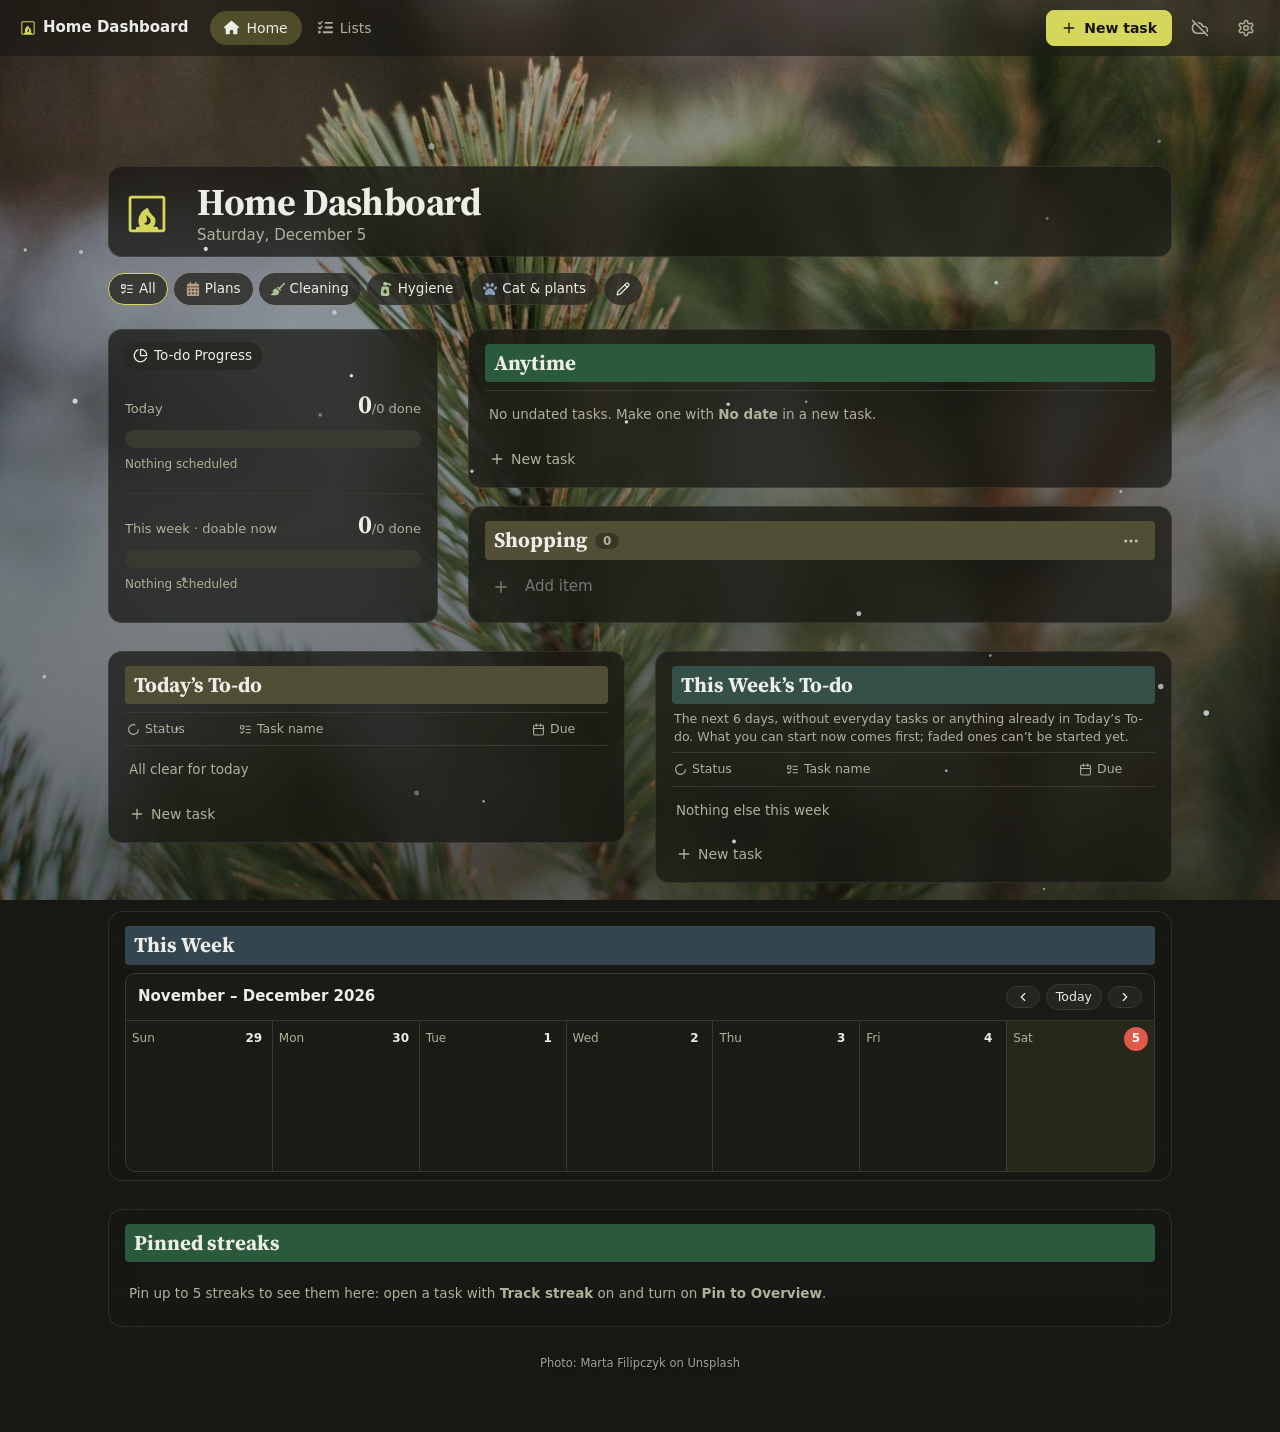
<file: index.html>
<!doctype html>
<html lang="en">
<head>
  <meta charset="utf-8">
  <meta name="viewport" content="width=device-width, initial-scale=1, viewport-fit=cover">
  <meta name="theme-color" content="#111111">
  <meta name="mobile-web-app-capable" content="yes">
  <title>Home Dashboard</title>
  <link rel="manifest" href="manifest.webmanifest">
  <link rel="icon" href="icon-192.png">
  <link rel="apple-touch-icon" href="icon-192.png">
  <meta name="apple-mobile-web-app-capable" content="yes">
  <meta name="apple-mobile-web-app-title" content="Chores">
  <meta name="apple-mobile-web-app-status-bar-style" content="black-translucent">
  <link rel="preconnect" href="https://fonts.googleapis.com">
  <link rel="preconnect" href="https://fonts.gstatic.com" crossorigin>
  <link rel="stylesheet" href="https://fonts.googleapis.com/css2?family=Source+Serif+4:opsz,wght@8..60,600;8..60,700&display=swap">
  <link rel="stylesheet" href="styles.css">
</head>
<body>
  <div id="app"></div>
  <div id="overlay"></div>
  <script src="recurrence.js"></script>
  <script src="icons.js"></script>
  <script src="icons-core.js"></script>
  <script src="palette.js"></script>
  <script src="particles.js"></script>
  <script src="themes.js"></script>
  <script src="app.js"></script>
</body>
</html>
</file>
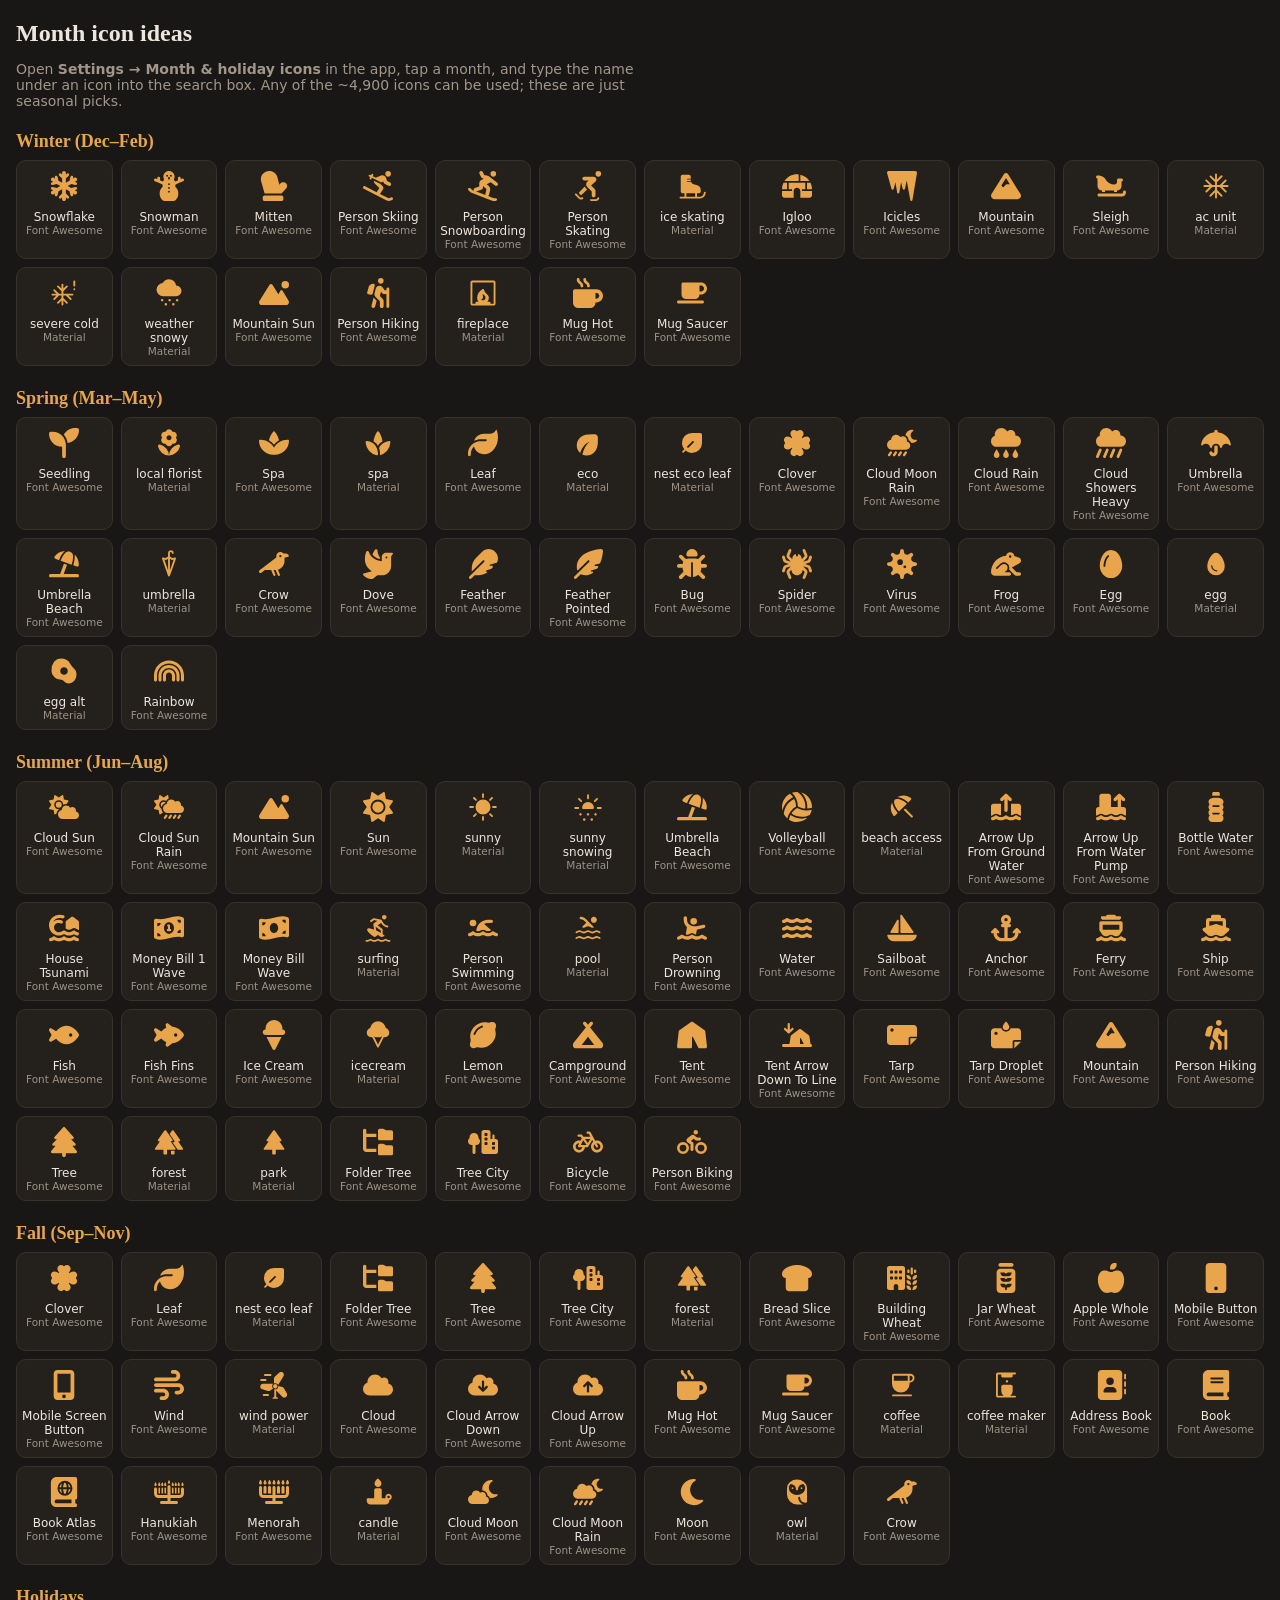
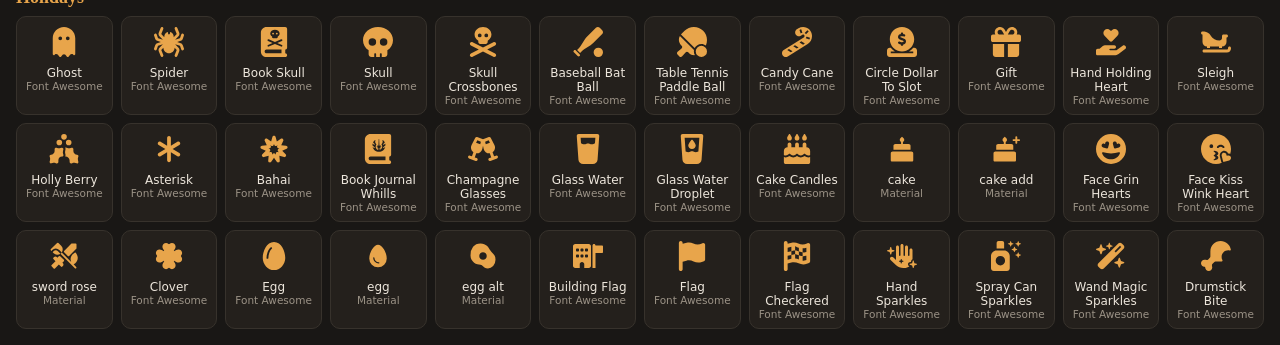
<file: month-icon-ideas.html>
<!doctype html><meta charset="utf-8"><meta name="viewport" content="width=device-width,initial-scale=1"><title>Month icon ideas</title>
<style>body{margin:0;padding:16px;background:#191715;color:#ede6dc;font:14px system-ui,sans-serif}h1{font:700 24px Georgia,serif;margin:4px 0}h2{font:700 18px Georgia,serif;margin:22px 0 8px;color:#e8a54b}
.g{display:grid;grid-template-columns:repeat(auto-fill,minmax(96px,1fr));gap:8px}.c{background:#24201c;border:1px solid #37322c;border-radius:10px;padding:10px 4px 8px;text-align:center}
.c svg{width:30px;height:30px;fill:#e8a54b}.c b{display:block;font-weight:500;font-size:12px;margin-top:6px;word-break:break-word}.c i{display:block;font-style:normal;font-size:10.5px;color:#9b9286}p{color:#a0968a;max-width:640px}</style>
<h1>Month icon ideas</h1><p>Open <b>Settings → Month &amp; holiday icons</b> in the app, tap a month, and type the name under an icon into the search box. Any of the ~4,900 icons can be used; these are just seasonal picks.</p><h2>Winter (Dec–Feb)</h2><div class="g"><div class="c"><svg viewBox="0 0 448 512"><path d="M224 0c17.7 0 32 14.3 32 32l0 30.1 15-15c9.4-9.4 24.6-9.4 33.9 0s9.4 24.6 0 33.9l-49 49 0 70.3 61.4-35.8 17.7-66.1c3.4-12.8 16.6-20.4 29.4-17s20.4 16.6 17 29.4l-5.2 19.3 23.6-13.8c15.3-8.9 34.9-3.7 43.8 11.5s3.8 34.9-11.5 43.8l-25.3 14.8 21.7 5.8c12.8 3.4 20.4 16.6 17 29.4s-16.6 20.4-29.4 17l-67.7-18.1L287.5 256l60.9 35.5 67.7-18.1c12.8-3.4 26 4.2 29.4 17s-4.2 26-17 29.4l-21.7 5.8 25.3 14.8c15.3 8.9 20.4 28.5 11.5 43.8s-28.5 20.4-43.8 11.5l-23.6-13.8 5.2 19.3c3.4 12.8-4.2 26-17 29.4s-26-4.2-29.4-17l-17.7-66.1L256 311.7l0 70.3 49 49c9.4 9.4 9.4 24.6 0 33.9s-24.6 9.4-33.9 0l-15-15 0 30.1c0 17.7-14.3 32-32 32s-32-14.3-32-32l0-30.1-15 15c-9.4 9.4-24.6 9.4-33.9 0s-9.4-24.6 0-33.9l49-49 0-70.3-61.4 35.8-17.7 66.1c-3.4 12.8-16.6 20.4-29.4 17s-20.4-16.6-17-29.4l5.2-19.3L48.1 395.6c-15.3 8.9-34.9 3.7-43.8-11.5s-3.7-34.9 11.5-43.8l25.3-14.8-21.7-5.8c-12.8-3.4-20.4-16.6-17-29.4s16.6-20.4 29.4-17l67.7 18.1L160.5 256 99.6 220.5 31.9 238.6c-12.8 3.4-26-4.2-29.4-17s4.2-26 17-29.4l21.7-5.8L15.9 171.6C.6 162.7-4.5 143.1 4.4 127.9s28.5-20.4 43.8-11.5l23.6 13.8-5.2-19.3c-3.4-12.8 4.2-26 17-29.4s26 4.2 29.4 17l17.7 66.1L192 200.3l0-70.3L143 81c-9.4-9.4-9.4-24.6 0-33.9s24.6-9.4 33.9 0l15 15L192 32c0-17.7 14.3-32 32-32z"/></svg><b>Snowflake</b><i>Font Awesome</i></div><div class="c"><svg viewBox="0 0 512 512"><path d="M341.1 140.6c-2 3.9-1.6 8.6 1.2 12c7 8.5 12.9 18.1 17.2 28.4L408 160.2l0-40.2c0-13.3 10.7-24 24-24s24 10.7 24 24l0 19.6 22.5-9.7c12.2-5.2 26.3 .4 31.5 12.6s-.4 26.3-12.6 31.5l-56 24-73.6 31.5c-.5 9.5-2.1 18.6-4.8 27.3c-1.2 3.8-.1 8 2.8 10.8C396.7 296.9 416 338.2 416 384c0 44.7-18.3 85-47.8 114.1c-9.9 9.7-23.7 13.9-37.5 13.9l-149.3 0c-13.9 0-27.7-4.2-37.5-13.9C114.3 469 96 428.7 96 384c0-45.8 19.3-87.1 50.1-116.3c2.9-2.8 4-6.9 2.8-10.8c-2.7-8.7-4.3-17.9-4.8-27.3L70.5 198.1l-56-24C2.4 168.8-3.3 154.7 1.9 142.5s19.3-17.8 31.5-12.6L56 139.6 56 120c0-13.3 10.7-24 24-24s24 10.7 24 24l0 40.2L152.6 181c4.3-10.3 10.1-19.9 17.2-28.4c2.8-3.4 3.3-8.1 1.2-12C164 127.2 160 112.1 160 96c0-53 43-96 96-96s96 43 96 96c0 16.1-4 31.2-10.9 44.6zM224 96a16 16 0 1 0 0-32 16 16 0 1 0 0 32zm48 128a16 16 0 1 0 -32 0 16 16 0 1 0 32 0zm-16 80a16 16 0 1 0 0-32 16 16 0 1 0 0 32zm16 48a16 16 0 1 0 -32 0 16 16 0 1 0 32 0zM288 96a16 16 0 1 0 0-32 16 16 0 1 0 0 32zm-48 24l0 3.2c0 3.2 .8 6.3 2.3 9l9 16.9c.9 1.7 2.7 2.8 4.7 2.8s3.8-1.1 4.7-2.8l9-16.9c1.5-2.8 2.3-5.9 2.3-9l0-3.2c0-8.8-7.2-16-16-16s-16 7.2-16 16z"/></svg><b>Snowman</b><i>Font Awesome</i></div><div class="c"><svg viewBox="0 0 448 512"><path d="M352 384L64 384 5.4 178.9C1.8 166.4 0 153.4 0 140.3C0 62.8 62.8 0 140.3 0l3.4 0c66 0 123.5 44.9 139.5 108.9l31.4 125.8 17.6-20.1C344.8 200.2 362.9 192 382 192l2.8 0c34.9 0 63.3 28.3 63.3 63.3c0 15.9-6 31.2-16.8 42.9L352 384zM32 448c0-17.7 14.3-32 32-32l288 0c17.7 0 32 14.3 32 32l0 32c0 17.7-14.3 32-32 32L64 512c-17.7 0-32-14.3-32-32l0-32z"/></svg><b>Mitten</b><i>Font Awesome</i></div><div class="c"><svg viewBox="0 0 512 512"><path d="M380.7 48a48 48 0 1 1 96 0 48 48 0 1 1 -96 0zM2.7 268.9c6.1-11.8 20.6-16.3 32.4-10.2L232.7 361.3l46.2-69.2-75.1-75.1c-14.6-14.6-20.4-33.9-18.4-52.1l108.8 52 39.3 39.3c16.2 16.2 18.7 41.5 6 60.6L289.8 391l128.7 66.8c13.6 7.1 29.8 7.2 43.6 .3l15.2-7.6c11.9-5.9 26.3-1.1 32.2 10.7s1.1 26.3-10.7 32.2l-15.2 7.6c-27.5 13.7-59.9 13.5-87.2-.7L12.9 301.3C1.2 295.2-3.4 280.7 2.7 268.9zM118.9 65.6L137 74.2l8.7-17.4c4-7.9 13.6-11.1 21.5-7.2s11.1 13.6 7.2 21.5l-8.5 16.9 54.7 26.2c1.5-.7 3.1-1.4 4.7-2.1l83.4-33.4c34.2-13.7 72.8 4.2 84.5 39.2l17.1 51.2 52.1 26.1c15.8 7.9 22.2 27.1 14.3 42.9s-27.1 22.2-42.9 14.3l-58.1-29c-11.4-5.7-20-15.7-24.1-27.8l-5.8-17.3-27.3 12.1-6.8 3-6.7-3.2L151.5 116.7l-9.2 18.4c-4 7.9-13.6 11.1-21.5 7.2s-11.1-13.6-7.2-21.5l9-18-17.6-8.4c-8-3.8-11.3-13.4-7.5-21.3s13.4-11.3 21.3-7.5z"/></svg><b>Person Skiing</b><i>Font Awesome</i></div><div class="c"><svg viewBox="0 0 512 512"><path d="M209.7 3.4c15.8-7.9 35-1.5 42.9 14.3l25 50 42.4 8.5c19.5 3.9 37.8 12.3 53.5 24.5l126.1 98.1c14 10.9 16.5 31 5.6 44.9s-31 16.5-44.9 5.6l-72.1-56.1-71.5 31.8 33.1 27.6c23.2 19.3 33.5 50 26.7 79.4l-17.4 75.2c-2.2 9.4-8.2 16.8-16.1 21l86.5 33.1c4.6 1.8 9.4 2.6 14.3 2.6l28.2 0c13.3 0 24 10.7 24 24s-10.7 24-24 24l-28.2 0c-10.8 0-21.4-2-31.5-5.8L60.1 371.3c-11.5-4.4-22-11.2-30.8-20L7 329c-9.4-9.4-9.4-24.6 0-33.9s24.6-9.4 33.9 0l22.4 22.4c4 4 8.7 7.1 14 9.1l22.4 8.6c-.8-1.6-1.5-3.2-2.1-4.9c-5.6-16.8 3.5-34.9 20.2-40.5L192 264.9l0-53.2c0-24.2 13.7-46.4 35.4-57.2l45.2-22.6-7.5-1.5c-19.4-3.9-35.9-16.5-44.7-34.1l-25-50c-7.9-15.8-1.5-35 14.3-42.9zM139 350.1l159 60.9c-2.1-5.6-2.6-11.9-1.1-18.2l17.4-75.2c1.4-5.9-.7-12-5.3-15.9l-52.8-44 0 18.8c0 20.7-13.2 39-32.8 45.5L139 350.1zM432 0a48 48 0 1 1 0 96 48 48 0 1 1 0-96z"/></svg><b>Person Snowboarding</b><i>Font Awesome</i></div><div class="c"><svg viewBox="0 0 448 512"><path d="M352 48a48 48 0 1 1 96 0 48 48 0 1 1 -96 0zM128 128c0-17.7 14.3-32 32-32l159.4 0c43.6 0 64.6 53.4 32.8 83.1l-74.4 69.4 60.2 60.2c9 9 14.1 21.2 14.1 33.9l0 73.4c0 17.7-14.3 32-32 32s-32-14.3-32-32l0-66.7-77.9-77.8c-26.6-26.6-24.6-70.3 4.3-94.4l20.4-17L160 160c-17.7 0-32-14.3-32-32zM81.4 353.4l86.9-86.9c4.6 10 11 19.3 19.3 27.5l21.8 21.8-82.7 82.7c-12.5 12.5-32.8 12.5-45.3 0s-12.5-32.8 0-45.3zm322.5 95.1c8.6 2.1 13.8 10.8 11.6 19.4l-.4 1.7c-6.2 24.9-28.6 42.4-54.3 42.4L272 512c-8.8 0-16-7.2-16-16s7.2-16 16-16l88.8 0c11 0 20.6-7.5 23.3-18.2l.4-1.7c2.1-8.6 10.8-13.8 19.4-11.6zM135.2 478.3l-6.2 3.1c-21.6 10.8-47.6 6.6-64.6-10.5L4.7 411.3c-6.2-6.2-6.2-16.4 0-22.6s16.4-6.2 22.6 0l59.6 59.6c7.3 7.3 18.5 9.1 27.7 4.5l6.2-3.1c7.9-4 17.5-.7 21.5 7.2s.7 17.5-7.2 21.5z"/></svg><b>Person Skating</b><i>Font Awesome</i></div><div class="c"><svg viewBox="0 -960 960 960"><path d="M110-80q-12.75 0-21.37-8.68Q80-97.35 80-110.18q0-12.82 8.63-21.32Q97.25-140 110-140h130v-110h-60q-24.75 0-42.37-17.63Q120-285.25 120-310v-470q0-24.75 17.63-42.38Q155.25-840 180-840h200q24.75 0 42.38 17.62Q440-804.75 440-780v65H336q-6 0-10.5 4.5T321-700q0 6 4.5 10.5T336-685h106v50H336q-6 0-10.5 4.5T321-620q0 6 4.5 10.5T336-605h116q13 25 35.12 41.8Q509.25-546.4 536-538l115 32q49 14 79 54.05 30 40.06 30 90.95v51q0 24.75-17.62 42.37Q724.75-250 700-250h-60v110h90q54.17 0 92.08-37.92Q860-215.83 860-270q0-12.75 8.68-21.38 8.67-8.62 21.5-8.62 12.82 0 21.32 8.62 8.5 8.63 8.5 21.38 0 78.85-55.58 134.43Q808.85-80 730-80H110Zm190-60h280v-110H300v110Z"/></svg><b>ice skating</b><i>Material</i></div><div class="c"><svg viewBox="0 0 576 512"><path d="M320 33.8L320 160 48.5 160C100.2 82.8 188.1 32 288 32c10.8 0 21.5 .6 32 1.8zM352 160l0-120.9C424.9 55.7 487.2 99.8 527.5 160L352 160zM29.9 192L96 192l0 128L0 320c0-46 10.8-89.4 29.9-128zM192 320l-64 0 0-128 320 0 0 128-64 0 0 32 192 0 0 80c0 26.5-21.5 48-48 48l-176 0 0-128c0-35.3-28.7-64-64-64s-64 28.7-64 64l0 128L48 480c-26.5 0-48-21.5-48-48l0-80 192 0 0-32zm288 0l0-128 66.1 0c19.2 38.6 29.9 82 29.9 128l-96 0z"/></svg><b>Igloo</b><i>Font Awesome</i></div><div class="c"><svg viewBox="0 0 512 512"><path d="M75.8 304.8L1 35.7c-.7-2.5-1-5-1-7.5C0 12.6 12.6 0 28.2 0H482.4C498.8 0 512 13.2 512 29.6c0 1.6-.1 3.3-.4 4.9L434.6 496.1c-1.5 9.2-9.5 15.9-18.8 15.9c-9.2 0-17.1-6.6-18.7-15.6L336 160 307.2 303.9c-1.9 9.3-10.1 16.1-19.6 16.1c-9.2 0-17.2-6.2-19.4-15.1L240 192 210.6 368.2c-1.5 9.1-9.4 15.8-18.6 15.8s-17.1-6.7-18.6-15.8L144 192 115.9 304.3c-2.3 9.2-10.6 15.7-20.1 15.7c-9.3 0-17.5-6.2-20-15.2z"/></svg><b>Icicles</b><i>Font Awesome</i></div><div class="c"><svg viewBox="0 0 512 512"><path d="M256 32c12.5 0 24.1 6.4 30.8 17L503.4 394.4c5.6 8.9 8.6 19.2 8.6 29.7c0 30.9-25 55.9-55.9 55.9L55.9 480C25 480 0 455 0 424.1c0-10.5 3-20.8 8.6-29.7L225.2 49c6.6-10.6 18.3-17 30.8-17zm65 192L256 120.4 176.9 246.5l18.3 24.4c6.4 8.5 19.2 8.5 25.6 0l25.6-34.1c6-8.1 15.5-12.8 25.6-12.8l49 0z"/></svg><b>Mountain</b><i>Font Awesome</i></div><div class="c"><svg viewBox="0 0 640 512"><path d="M32 32C14.3 32 0 46.3 0 64S14.3 96 32 96l0 160c0 53 43 96 96 96l0 32 64 0 0-32 192 0 0 32 64 0 0-32c53 0 96-43 96-96l0-96c17.7 0 32-14.3 32-32s-14.3-32-32-32l-32 0-32 0c-17.7 0-32 14.3-32 32l0 41.3c0 30.2-24.5 54.7-54.7 54.7c-75.5 0-145.6-38.9-185.6-102.9l-4.3-6.9C174.2 67.6 125 37.6 70.7 32.7c-2.2-.5-4.4-.7-6.7-.7l-9 0L32 32zM640 384c0-17.7-14.3-32-32-32s-32 14.3-32 32l0 8c0 13.3-10.7 24-24 24L64 416c-17.7 0-32 14.3-32 32s14.3 32 32 32l488 0c48.6 0 88-39.4 88-88l0-8z"/></svg><b>Sleigh</b><i>Font Awesome</i></div><div class="c"><svg viewBox="0 -960 960 960"><path d="M450-275 321-146q-8 8-20.5 8t-21.5-8q-9-9-9-21.5t9-21.5l171-171v-90h-90L192-282q-8 8-20.5 8.5T150-281q-9-9-9.5-21.5T150-325l125-125H109q-12 0-20.5-8.5T80-480q0-12 8.5-21t21.5-9h165L146-638q-9-9-9-21.5t9-21.5q9-9 21.5-9t21.5 9l171 171h90v-91L282-768q-8-8-8-20.5t8-21.5q9-9 21.5-9t22.5 9l124 124v-164q0-12 8.5-21t21.5-9q12 0 21 9t9 21v164l128-128q9-9 21.5-9t21.5 9q8 9 8 21.5t-9 21.5L510-601v91h91l168-168q8-8 20.5-8t21.5 8q9 9 9 21.5t-9 21.5L686-510h164q12 0 21 9t9 21q0 13-9 21.5t-21 8.5H686l127 129q9 8 9 20.5t-9 20.5q-8 10-20.5 10t-21.5-9L601-450h-91v90l171 173q9 8 9 20.5t-9 20.5q-8 10-20.5 10t-21.5-9L510-275v166q0 12-9 20.5T480-80q-13 0-21.5-8.5T450-110v-165Z"/></svg><b>ac unit</b><i>Material</i></div><div class="c"><svg viewBox="0 -960 960 960"><path d="M810-570q-13 0-21.5-8.5T780-600q0-12 8.5-21t21.5-9q12 0 21 9t9 21q0 13-9 21.5t-21 8.5ZM400-238l-94 94q-8 8-20.5 8t-20.5-9q-9-8-9-20.5t9-21.5l135-135v-78h-78L186-264q-8 8-20.5 8t-20.5-9q-9-8-9-20.5t9-21.5l93-93H109q-12 0-20.5-8.5T80-430q0-12 8.5-21t21.5-9h128l-94-93q-8-8-8-20.5t9-21.5q8-8 20.5-8t21.5 8l135 135h78v-78L264-673q-8-8-8-20.5t9-21.5q8-8 20.5-8t21.5 8l93 93v-128q0-12 8.5-21t21.5-9q12 0 21 9t9 21v128l93-93q8-8 20.5-8t21.5 8q8 9 8 21.5t-8 20.5L460-538v78h290q12 0 21 9t9 21q0 13-9 21.5t-21 8.5H622l93 94q8 8 8 20.5t-8 20.5q-9 9-21.5 9t-20.5-9L538-400h-78v78l135 136q8 8 8 20.5t-8 20.5q-9 9-21.5 9t-20.5-9l-93-93v129q0 12-9 20.5T430-80q-13 0-21.5-8.5T400-110v-128Zm410-452q-13 0-21.5-8.5T780-720v-130q0-12 8.5-21t21.5-9q12 0 21 9t9 21v131q0 12-9 20.5t-21 8.5Z"/></svg><b>severe cold</b><i>Material</i></div><div class="c"><svg viewBox="0 -960 960 960"><path d="M259.86-210q-16.86 0-28.36-11.64t-11.5-28.5q0-16.86 11.64-28.36t28.5-11.5q16.86 0 28.36 11.64t11.5 28.5q0 16.86-11.64 28.36t-28.5 11.5Zm120 130Q363-80 351.5-91.64t-11.5-28.5q0-16.86 11.64-28.36t28.5-11.5q16.86 0 28.36 11.64t11.5 28.5q0 16.86-11.64 28.36T379.86-80Zm120-130q-16.86 0-28.36-11.64t-11.5-28.5q0-16.86 11.64-28.36t28.5-11.5q16.86 0 28.36 11.64t11.5 28.5q0 16.86-11.64 28.36t-28.5 11.5Zm240 0q-16.86 0-28.36-11.64t-11.5-28.5q0-16.86 11.64-28.36t28.5-11.5q16.86 0 28.36 11.64t11.5 28.5q0 16.86-11.64 28.36t-28.5 11.5Zm-120 130Q603-80 591.5-91.64t-11.5-28.5q0-16.86 11.64-28.36t28.5-11.5q16.86 0 28.36 11.64t11.5 28.5q0 16.86-11.64 28.36T619.86-80ZM290-380q-86.86 0-148.43-61.52Q80-503.04 80-589.83 80-669 136.5-731 193-793 277-799q32-56 84.5-88.5T480.42-920q90.58 0 152.08 57.5Q694-805 708-720q79 4 125.5 53.5T880-550.38Q880-480 830.42-430 780.83-380 710-380H290Z"/></svg><b>weather snowy</b><i>Material</i></div><div class="c"><svg viewBox="0 0 640 512"><path d="M560 160A80 80 0 1 0 560 0a80 80 0 1 0 0 160zM55.9 512l325.2 0 75 0 122.8 0c33.8 0 61.1-27.4 61.1-61.1c0-11.2-3.1-22.2-8.9-31.8l-132-216.3C495 196.1 487.8 192 480 192s-15 4.1-19.1 10.7l-48.2 79L286.8 81c-6.6-10.6-18.3-17-30.8-17s-24.1 6.4-30.8 17L8.6 426.4C3 435.3 0 445.6 0 456.1C0 487 25 512 55.9 512z"/></svg><b>Mountain Sun</b><i>Font Awesome</i></div><div class="c"><svg viewBox="0 0 384 512"><path d="M192 48a48 48 0 1 1 96 0 48 48 0 1 1 -96 0zm51.3 182.7L224.2 307l49.7 49.7c9 9 14.1 21.2 14.1 33.9l0 89.4c0 17.7-14.3 32-32 32s-32-14.3-32-32l0-82.7-73.9-73.9c-15.8-15.8-22.2-38.6-16.9-60.3l20.4-84c8.3-34.1 42.7-54.9 76.7-46.4c19 4.8 35.6 16.4 46.4 32.7L305.1 208l30.9 0 0-24c0-13.3 10.7-24 24-24s24 10.7 24 24l0 55.8c0 .1 0 .2 0 .2s0 .2 0 .2L384 488c0 13.3-10.7 24-24 24s-24-10.7-24-24l0-216-39.4 0c-16 0-31-8-39.9-21.4l-13.3-20zM81.1 471.9L117.3 334c3 4.2 6.4 8.2 10.1 11.9l41.9 41.9L142.9 488.1c-4.5 17.1-22 27.3-39.1 22.8s-27.3-22-22.8-39.1zm55.5-346L101.4 266.5c-3 12.1-14.9 19.9-27.2 17.9l-47.9-8c-14-2.3-22.9-16.3-19.2-30L31.9 155c9.5-34.8 41.1-59 77.2-59l4.2 0c15.6 0 27.1 14.7 23.3 29.8z"/></svg><b>Person Hiking</b><i>Font Awesome</i></div><div class="c"><svg viewBox="0 -960 960 960"><path d="M414-269q14 11 29.5 16t30.5 5q31.91 0 56.95-20Q556-288 560-323q5-49-31-73.5T473-459q-5 15-4.5 26t2.5 28q3 20 8 34.5t1 33.5q-5 23-23 41.5T414-269ZM80-140v-680q0-24.75 17.63-42.38Q115.25-880 140-880h680q24.75 0 42.38 17.62Q880-844.75 880-820v680q0 24.75-17.62 42.37Q844.75-80 820-80H140q-24.75 0-42.37-17.63Q80-115.25 80-140Zm60 0h100v-30.18q0-12.82 8.63-21.32 8.62-8.5 21.37-8.5h66q-22-26-32.5-58T293-329q0-94 48-162t126-115q6-4 12.84-4t13 2q6.16 2 11.16 7t7 12q14 49 33 78t58 61q34 28 49 57t15 67q0 38.35-13 70.68Q640-223 616-200h74q12.75 0 21.38 8.62Q720-182.75 720-170v30h100v-680H140v680Z"/></svg><b>fireplace</b><i>Material</i></div><div class="c"><svg viewBox="0 0 512 512"><path d="M88 0C74.7 0 64 10.7 64 24c0 38.9 23.4 59.4 39.1 73.1l1.1 1C120.5 112.3 128 119.9 128 136c0 13.3 10.7 24 24 24s24-10.7 24-24c0-38.9-23.4-59.4-39.1-73.1l-1.1-1C119.5 47.7 112 40.1 112 24c0-13.3-10.7-24-24-24zM32 192c-17.7 0-32 14.3-32 32L0 416c0 53 43 96 96 96l192 0c53 0 96-43 96-96l16 0c61.9 0 112-50.1 112-112s-50.1-112-112-112l-48 0L32 192zm352 64l16 0c26.5 0 48 21.5 48 48s-21.5 48-48 48l-16 0 0-96zM224 24c0-13.3-10.7-24-24-24s-24 10.7-24 24c0 38.9 23.4 59.4 39.1 73.1l1.1 1C232.5 112.3 240 119.9 240 136c0 13.3 10.7 24 24 24s24-10.7 24-24c0-38.9-23.4-59.4-39.1-73.1l-1.1-1C231.5 47.7 224 40.1 224 24z"/></svg><b>Mug Hot</b><i>Font Awesome</i></div><div class="c"><svg viewBox="0 0 640 512"><path d="M96 64c0-17.7 14.3-32 32-32l320 0 64 0c70.7 0 128 57.3 128 128s-57.3 128-128 128l-32 0c0 53-43 96-96 96l-192 0c-53 0-96-43-96-96L96 64zM480 224l32 0c35.3 0 64-28.7 64-64s-28.7-64-64-64l-32 0 0 128zM32 416l512 0c17.7 0 32 14.3 32 32s-14.3 32-32 32L32 480c-17.7 0-32-14.3-32-32s14.3-32 32-32z"/></svg><b>Mug Saucer</b><i>Font Awesome</i></div></div><h2>Spring (Mar–May)</h2><div class="g"><div class="c"><svg viewBox="0 0 512 512"><path d="M512 32c0 113.6-84.6 207.5-194.2 222c-7.1-53.4-30.6-101.6-65.3-139.3C290.8 46.3 364 0 448 0l32 0c17.7 0 32 14.3 32 32zM0 96C0 78.3 14.3 64 32 64l32 0c123.7 0 224 100.3 224 224l0 32 0 160c0 17.7-14.3 32-32 32s-32-14.3-32-32l0-160C100.3 320 0 219.7 0 96z"/></svg><b>Seedling</b><i>Font Awesome</i></div><div class="c"><svg viewBox="0 -960 960 960"><path d="M480-570q34 0 57-24t23-56q0-34-23-57t-57-23q-32 0-56 23t-24 57q0 32 24 56t56 24Zm0 190q-36 0-65.5-21.5T371-458q-6 0-12.5.5t-12.5.5q-48 0-82-34t-34-82q0-20 8-39.5t23-37.5q-14-18-22-37.5t-8-39.5q0-48 33.5-82t81.5-34q6 0 12.5.5t12.5.5q14-35 43.5-56.5T480-920q36 0 65.5 21.5T589-842q6 0 12.5-.5t12.5-.5q48 0 81.5 34t33.5 82q0 20-7.5 39.5T699-650q14 18 22 37.5t8 39.5q0 48-33.5 82T614-457q-6 0-12.5-.5T589-458q-14 35-43.5 56.5T480-380Zm0 300q0-123 85.5-225T770-432q14-3 27.5-.5T820-419q10 11 12 24.5t-1 27.5q-26 118-128 202.5T480-80Zm0 0q0-123-85.5-225T190-432q-14-3-27.5-.5T140-419q-10 11-12 25t1 28q26 118 128 202t223 84Z"/></svg><b>local florist</b><i>Material</i></div><div class="c"><svg viewBox="0 0 576 512"><path d="M183.1 235.3c33.7 20.7 62.9 48.1 85.8 80.5c7 9.9 13.4 20.3 19.1 31c5.7-10.8 12.1-21.1 19.1-31c22.9-32.4 52.1-59.8 85.8-80.5C437.6 207.8 490.1 192 546 192l9.9 0c11.1 0 20.1 9 20.1 20.1C576 360.1 456.1 480 308.1 480L288 480l-20.1 0C119.9 480 0 360.1 0 212.1C0 201 9 192 20.1 192l9.9 0c55.9 0 108.4 15.8 153.1 43.3zM301.5 37.6c15.7 16.9 61.1 71.8 84.4 164.6c-38 21.6-71.4 50.8-97.9 85.6c-26.5-34.8-59.9-63.9-97.9-85.6c23.2-92.8 68.6-147.7 84.4-164.6C278 33.9 282.9 32 288 32s10 1.9 13.5 5.6z"/></svg><b>Spa</b><i>Font Awesome</i></div><div class="c"><svg viewBox="0 -960 960 960"><path d="M431-89q-135-32-232.5-134T83-499q-1-11 2-19.5T95-533q7-6 16-9.5t19-1.5q177 24 266.5 140T483-130q0 11-4 19t-12 14q-7 5-16 7.5t-20 .5Zm48-297q-22-38-60.5-82.5T337-530q2-64 35-152t78-157q6-9 14-13t16-4q8 0 16.5 4t13.5 13q46 69 78.5 157.5T623-530q-42 17-82.5 61.5T479-386Zm62 294q5-57-2.5-119.5T513-322q35-78 114.5-141T830-544q11-2 19.5 1.5T865-533q7 6 10.5 14.5T877-499q-17 171-112 271T541-92Z"/></svg><b>spa</b><i>Material</i></div><div class="c"><svg viewBox="0 0 512 512"><path d="M272 96c-78.6 0-145.1 51.5-167.7 122.5c33.6-17 71.5-26.5 111.7-26.5l88 0c8.8 0 16 7.2 16 16s-7.2 16-16 16l-16 0-72 0s0 0 0 0c-16.6 0-32.7 1.9-48.3 5.4c-25.9 5.9-49.9 16.4-71.4 30.7c0 0 0 0 0 0C38.3 298.8 0 364.9 0 440l0 16c0 13.3 10.7 24 24 24s24-10.7 24-24l0-16c0-48.7 20.7-92.5 53.8-123.2C121.6 392.3 190.3 448 272 448l1 0c132.1-.7 239-130.9 239-291.4c0-42.6-7.5-83.1-21.1-119.6c-2.6-6.9-12.7-6.6-16.2-.1C455.9 72.1 418.7 96 376 96L272 96z"/></svg><b>Leaf</b><i>Font Awesome</i></div><div class="c"><svg viewBox="0 -960 960 960"><path d="M444-80q-42 0-78.5-8T298-112q32-119 87.5-230.5T535-529q-112 54-194.5 150T228-161q-4-4-7.5-7t-7.5-7q-45-45-69-103t-24-122q0-69 26-133t75-113q70-72 175-97t303-17q20 1 36.5 8.5T765-731q13 13 21 29.5t9 36.5q10 194-17 302t-99 180q-48 50-109 76.5T444-80Z"/></svg><b>eco</b><i>Material</i></div><div class="c"><svg viewBox="0 -960 960 960"><path d="M173-177q-9-9-9-20.5t9-20.5l61-62q-35-42-54.5-93.5T160-484q0-134 93-227t227-93h260q25 0 42.5 17.5T800-744v260q0 134-93 227t-227 93q-59 0-110.5-19.5T276-238l-62 61q-9 9-20.5 9t-20.5-9Zm158-158q9 9 21 9t21-9l161-161q9-9 9-21t-9-21q-8-8-20.5-8t-20.5 8L331-376q-8 8-8 20.5t8 20.5Z"/></svg><b>nest eco leaf</b><i>Material</i></div><div class="c"><svg viewBox="0 0 448 512"><path d="M216.6 49.9C205.1 38.5 189.5 32 173.3 32C139.4 32 112 59.4 112 93.3l0 4.9c0 12 3.3 23.7 9.4 34l18.8 31.3c1.1 1.8 1.2 3.1 1 4.2c-.2 1.2-.8 2.5-2 3.6s-2.4 1.8-3.6 2c-1 .2-2.4 .1-4.2-1l-31.3-18.8c-10.3-6.2-22-9.4-34-9.4l-4.9 0C27.4 144 0 171.4 0 205.3c0 16.2 6.5 31.8 17.9 43.3l1.2 1.2c3.4 3.4 3.4 9 0 12.4l-1.2 1.2C6.5 274.9 0 290.5 0 306.7C0 340.6 27.4 368 61.3 368l4.9 0c12 0 23.7-3.3 34-9.4l31.3-18.8c1.8-1.1 3.1-1.2 4.2-1c1.2 .2 2.5 .8 3.6 2s1.8 2.4 2 3.6c.2 1 .1 2.4-1 4.2l-18.8 31.3c-6.2 10.3-9.4 22-9.4 34l0 4.9c0 33.8 27.4 61.3 61.3 61.3c16.2 0 31.8-6.5 43.3-17.9l1.2-1.2c3.4-3.4 9-3.4 12.4 0l1.2 1.2c11.5 11.5 27.1 17.9 43.3 17.9c33.8 0 61.3-27.4 61.3-61.3l0-4.9c0-12-3.3-23.7-9.4-34l-18.8-31.3c-1.1-1.8-1.2-3.1-1-4.2c.2-1.2 .8-2.5 2-3.6s2.4-1.8 3.6-2c1-.2 2.4-.1 4.2 1l31.3 18.8c10.3 6.2 22 9.4 34 9.4l4.9 0c33.8 0 61.3-27.4 61.3-61.3c0-16.2-6.5-31.8-17.9-43.3l-1.2-1.2c-3.4-3.4-3.4-9 0-12.4l1.2-1.2c11.5-11.5 17.9-27.1 17.9-43.3c0-33.8-27.4-61.3-61.3-61.3l-4.9 0c-12 0-23.7 3.3-34 9.4l-31.3 18.8c-1.8 1.1-3.1 1.2-4.2 1c-1.2-.2-2.5-.8-3.6-2s-1.8-2.4-2-3.6c-.2-1-.1-2.4 1-4.2l18.8-31.3c6.2-10.3 9.4-22 9.4-34l0-4.9C336 59.4 308.6 32 274.7 32c-16.2 0-31.8 6.5-43.3 17.9l-1.2 1.2c-3.4 3.4-9 3.4-12.4 0l-1.2-1.2z"/></svg><b>Clover</b><i>Font Awesome</i></div><div class="c"><svg viewBox="0 0 576 512"><path d="M481.2 0C417 0 363.5 46.5 353.7 107.6c35.4 17.6 60.2 53.3 62.1 95.1c23.2 11 42 29.7 53.1 52.7c4 .4 8.1 .6 12.3 .6c34.9 0 66.7-13.8 89.9-36.1c5.1-4.9 6.4-12.5 3.2-18.7s-10.1-9.7-17-8.6c-4.9 .8-10 1.3-15.2 1.3c-49 0-88.4-39.3-88.4-87.4c0-32.6 18-61.1 44.9-76.1c6.1-3.4 9.3-10.5 7.8-17.4s-7.3-12-14.3-12.6c-3.6-.3-7.3-.5-10.9-.5zM367.9 383.9c44.2 0 80-35.8 80-80c0-39.3-28.4-72.1-65.8-78.7c1.2-5.6 1.9-11.3 1.9-17.2c0-44.2-35.8-80-80-80c-17 0-32.8 5.3-45.8 14.4C241.3 114.6 210.8 96 176 96c-53 0-96 43-96 96l0 1.3c-45.4 7.6-80 47.1-80 94.6c0 53 43 96 96 96l271.9 0zM85.4 420.1c-11-7.4-25.9-4.4-33.3 6.7l-32 48c-7.4 11-4.4 25.9 6.7 33.3s25.9 4.4 33.3-6.7l32-48c7.4-11 4.4-25.9-6.7-33.3zm96 0c-11-7.4-25.9-4.4-33.3 6.7l-32 48c-7.4 11-4.4 25.9 6.7 33.3s25.9 4.4 33.3-6.7l32-48c7.4-11 4.4-25.9-6.7-33.3zm96 0c-11-7.4-25.9-4.4-33.3 6.7l-32 48c-7.4 11-4.4 25.9 6.7 33.3s25.9 4.4 33.3-6.7l32-48c7.4-11 4.4-25.9-6.7-33.3zm96 0c-11-7.4-25.9-4.4-33.3 6.7l-32 48c-7.4 11-4.4 25.9 6.7 33.3s25.9 4.4 33.3-6.7l32-48c7.4-11 4.4-25.9-6.7-33.3z"/></svg><b>Cloud Moon Rain</b><i>Font Awesome</i></div><div class="c"><svg viewBox="0 0 512 512"><path d="M96 320c-53 0-96-43-96-96c0-42.5 27.6-78.6 65.9-91.2C64.7 126.1 64 119.1 64 112C64 50.1 114.1 0 176 0c43.1 0 80.5 24.3 99.2 60c14.7-17.1 36.5-28 60.8-28c44.2 0 80 35.8 80 80c0 5.5-.6 10.8-1.6 16c.5 0 1.1 0 1.6 0c53 0 96 43 96 96s-43 96-96 96L96 320zm-6.8 52c1.3-2.5 3.9-4 6.8-4s5.4 1.5 6.8 4l35.1 64.6c4.1 7.5 6.2 15.8 6.2 24.3l0 3c0 26.5-21.5 48-48 48s-48-21.5-48-48l0-3c0-8.5 2.1-16.9 6.2-24.3L89.2 372zm160 0c1.3-2.5 3.9-4 6.8-4s5.4 1.5 6.8 4l35.1 64.6c4.1 7.5 6.2 15.8 6.2 24.3l0 3c0 26.5-21.5 48-48 48s-48-21.5-48-48l0-3c0-8.5 2.1-16.9 6.2-24.3L249.2 372zm124.9 64.6L409.2 372c1.3-2.5 3.9-4 6.8-4s5.4 1.5 6.8 4l35.1 64.6c4.1 7.5 6.2 15.8 6.2 24.3l0 3c0 26.5-21.5 48-48 48s-48-21.5-48-48l0-3c0-8.5 2.1-16.9 6.2-24.3z"/></svg><b>Cloud Rain</b><i>Font Awesome</i></div><div class="c"><svg viewBox="0 0 512 512"><path d="M96 320c-53 0-96-43-96-96c0-42.5 27.6-78.6 65.9-91.2C64.7 126.1 64 119.1 64 112C64 50.1 114.1 0 176 0c43.1 0 80.5 24.3 99.2 60c14.7-17.1 36.5-28 60.8-28c44.2 0 80 35.8 80 80c0 5.5-.6 10.8-1.6 16c.5 0 1.1 0 1.6 0c53 0 96 43 96 96s-43 96-96 96L96 320zM81.5 353.9c12.2 5.2 17.8 19.3 12.6 31.5l-48 112c-5.2 12.2-19.3 17.8-31.5 12.6S-3.3 490.7 1.9 478.5l48-112c5.2-12.2 19.3-17.8 31.5-12.6zm120 0c12.2 5.2 17.8 19.3 12.6 31.5l-48 112c-5.2 12.2-19.3 17.8-31.5 12.6s-17.8-19.3-12.6-31.5l48-112c5.2-12.2 19.3-17.8 31.5-12.6zm244.6 31.5l-48 112c-5.2 12.2-19.3 17.8-31.5 12.6s-17.8-19.3-12.6-31.5l48-112c5.2-12.2 19.3-17.8 31.5-12.6s17.8 19.3 12.6 31.5zM313.5 353.9c12.2 5.2 17.8 19.3 12.6 31.5l-48 112c-5.2 12.2-19.3 17.8-31.5 12.6s-17.8-19.3-12.6-31.5l48-112c5.2-12.2 19.3-17.8 31.5-12.6z"/></svg><b>Cloud Showers Heavy</b><i>Font Awesome</i></div><div class="c"><svg viewBox="0 0 576 512"><path d="M288 0c17.7 0 32 14.3 32 32l0 17.7C451.8 63.4 557.7 161 573.9 285.9c2 15.6-17.3 24.4-27.8 12.7C532.1 283 504.8 272 480 272c-38.7 0-71 27.5-78.4 64.1c-1.7 8.7-8.7 15.9-17.6 15.9s-15.8-7.2-17.6-15.9C359 299.5 326.7 272 288 272s-71 27.5-78.4 64.1c-1.7 8.7-8.7 15.9-17.6 15.9s-15.8-7.2-17.6-15.9C167 299.5 134.7 272 96 272c-24.8 0-52.1 11-66.1 26.7C19.4 310.4 .1 301.5 2.1 285.9C18.3 161 124.2 63.4 256 49.7L256 32c0-17.7 14.3-32 32-32zm0 304c12.3 0 23.5 4.6 32 12.2l0 114.3c0 45-36.5 81.4-81.4 81.4c-30.8 0-59-17.4-72.8-45l-2.3-4.7c-7.9-15.8-1.5-35 14.3-42.9s35-1.5 42.9 14.3l2.3 4.7c3 5.9 9 9.6 15.6 9.6c9.6 0 17.4-7.8 17.4-17.4l0-114.3c8.5-7.6 19.7-12.2 32-12.2z"/></svg><b>Umbrella</b><i>Font Awesome</i></div><div class="c"><svg viewBox="0 0 576 512"><path d="M346.3 271.8l-60.1-21.9L214 448 32 448c-17.7 0-32 14.3-32 32s14.3 32 32 32l512 0c17.7 0 32-14.3 32-32s-14.3-32-32-32l-261.9 0 64.1-176.2zm121.1-.2l-3.3 9.1 67.7 24.6c18.1 6.6 38-4.2 39.6-23.4c6.5-78.5-23.9-155.5-80.8-208.5c2 8 3.2 16.3 3.4 24.8l.2 6c1.8 57-7.3 113.8-26.8 167.4zM462 99.1c-1.1-34.4-22.5-64.8-54.4-77.4c-.9-.4-1.9-.7-2.8-1.1c-33-11.7-69.8-2.4-93.1 23.8l-4 4.5C272.4 88.3 245 134.2 226.8 184l-3.3 9.1L434 269.7l3.3-9.1c18.1-49.8 26.6-102.5 24.9-155.5l-.2-6zM107.2 112.9c-11.1 15.7-2.8 36.8 15.3 43.4l71 25.8 3.3-9.1c19.5-53.6 49.1-103 87.1-145.5l4-4.5c6.2-6.9 13.1-13 20.5-18.2c-79.6 2.5-154.7 42.2-201.2 108z"/></svg><b>Umbrella Beach</b><i>Font Awesome</i></div><div class="c"><svg viewBox="0 -960 960 960"><path d="m510-284 117-336-55 12-62-40v364Zm-60 0v-364l-62 41-56-14 118 337Zm30 204q-9 0-17-5t-12-15L258-652q-6-17 6-30t29-9l81 19 76-46v-116q0-35 26.5-60.5T540-920q38 0 64 25.5t26 60.5q0 13-8.5 21.5T600-804q-13 0-21.5-8.5T570-834q0-13-8.5-21t-21.5-8q-12 0-21 9t-9 20v116l76 46 81-19q17-4 29 9t6 30L509-101q-4 11-12 16t-17 5Z"/></svg><b>umbrella</b><i>Material</i></div><div class="c"><svg viewBox="0 0 640 512"><path d="M456 0c-48.6 0-88 39.4-88 88l0 29.2L12.5 390.6c-14 10.8-16.6 30.9-5.9 44.9s30.9 16.6 44.9 5.9L126.1 384l133.1 0 46.6 113.1c5 12.3 19.1 18.1 31.3 13.1s18.1-19.1 13.1-31.3L311.1 384l40.9 0c1.1 0 2.1 0 3.2 0l46.6 113.2c5 12.3 19.1 18.1 31.3 13.1s18.1-19.1 13.1-31.3l-42-102C484.9 354.1 544 280 544 192l0-64 0-8 80.5-20.1c8.6-2.1 13.8-10.8 11.6-19.4C629 52 603.4 32 574 32l-50.1 0C507.7 12.5 483.3 0 456 0zm0 64a24 24 0 1 1 0 48 24 24 0 1 1 0-48z"/></svg><b>Crow</b><i>Font Awesome</i></div><div class="c"><svg viewBox="0 0 512 512"><path d="M160.8 96.5c14 17 31 30.9 49.5 42.2c25.9 15.8 53.7 25.9 77.7 31.6l0-31.5C265.8 108.5 250 71.5 248.6 28c-.4-11.3-7.5-21.5-18.4-24.4c-7.6-2-15.8-.2-21 5.8c-13.3 15.4-32.7 44.6-48.4 87.2zM320 144l0 30.6s0 0 0 0l0 1.3s0 0 0 0l0 32.1c-60.8-5.1-185-43.8-219.3-157.2C97.4 40 87.9 32 76.6 32c-7.9 0-15.3 3.9-18.8 11C46.8 65.9 32 112.1 32 176c0 116.9 80.1 180.5 118.4 202.8L11.8 416.6C6.7 418 2.6 421.8 .9 426.8s-.8 10.6 2.3 14.8C21.7 466.2 77.3 512 160 512c3.6 0 7.2-1.2 10-3.5L245.6 448l74.4 0c88.4 0 160-71.6 160-160l0-160 29.9-44.9c1.3-2 2.1-4.4 2.1-6.8c0-6.8-5.5-12.3-12.3-12.3L400 64c-44.2 0-80 35.8-80 80zm80-16a16 16 0 1 1 0 32 16 16 0 1 1 0-32z"/></svg><b>Dove</b><i>Font Awesome</i></div><div class="c"><svg viewBox="0 0 512 512"><path d="M278.5 215.6L23 471c-9.4 9.4-9.4 24.6 0 33.9s24.6 9.4 33.9 0l57-57 68 0c49.7 0 97.9-14.4 139-41c11.1-7.2 5.5-23-7.8-23c-5.1 0-9.2-4.1-9.2-9.2c0-4.1 2.7-7.6 6.5-8.8l81-24.3c2.5-.8 4.8-2.1 6.7-4l22.4-22.4c10.1-10.1 2.9-27.3-11.3-27.3l-32.2 0c-5.1 0-9.2-4.1-9.2-9.2c0-4.1 2.7-7.6 6.5-8.8l112-33.6c4-1.2 7.4-3.9 9.3-7.7C506.4 207.6 512 184.1 512 160c0-41-16.3-80.3-45.3-109.3l-5.5-5.5C432.3 16.3 393 0 352 0s-80.3 16.3-109.3 45.3L139 149C91 197 64 262.1 64 330l0 55.3L253.6 195.8c6.2-6.2 16.4-6.2 22.6 0c5.4 5.4 6.1 13.6 2.2 19.8z"/></svg><b>Feather</b><i>Font Awesome</i></div><div class="c"><svg viewBox="0 0 512 512"><path d="M278.5 215.6L23 471c-9.4 9.4-9.4 24.6 0 33.9s24.6 9.4 33.9 0l74.8-74.8c7.4 4.6 15.3 8.2 23.8 10.5C200.3 452.8 270 454.5 338 409.4c12.2-8.1 5.8-25.4-8.8-25.4l-16.1 0c-5.1 0-9.2-4.1-9.2-9.2c0-4.1 2.7-7.6 6.5-8.8l97.7-29.3c3.4-1 6.4-3.1 8.4-6.1c4.4-6.4 8.6-12.9 12.6-19.6c6.2-10.3-1.5-23-13.5-23l-38.6 0c-5.1 0-9.2-4.1-9.2-9.2c0-4.1 2.7-7.6 6.5-8.8l80.9-24.3c4.6-1.4 8.4-4.8 10.2-9.3C494.5 163 507.8 86.1 511.9 36.8c.8-9.9-3-19.6-10-26.6s-16.7-10.8-26.6-10C391.5 7 228.5 40.5 137.4 131.6C57.3 211.7 56.7 302.3 71.3 356.4c2.1 7.9 12 9.6 17.8 3.8L253.6 195.8c6.2-6.2 16.4-6.2 22.6 0c5.4 5.4 6.1 13.6 2.2 19.8z"/></svg><b>Feather Pointed</b><i>Font Awesome</i></div><div class="c"><svg viewBox="0 0 512 512"><path d="M256 0c53 0 96 43 96 96l0 3.6c0 15.7-12.7 28.4-28.4 28.4l-135.1 0c-15.7 0-28.4-12.7-28.4-28.4l0-3.6c0-53 43-96 96-96zM41.4 105.4c12.5-12.5 32.8-12.5 45.3 0l64 64c.7 .7 1.3 1.4 1.9 2.1c14.2-7.3 30.4-11.4 47.5-11.4l112 0c17.1 0 33.2 4.1 47.5 11.4c.6-.7 1.2-1.4 1.9-2.1l64-64c12.5-12.5 32.8-12.5 45.3 0s12.5 32.8 0 45.3l-64 64c-.7 .7-1.4 1.3-2.1 1.9c6.2 12 10.1 25.3 11.1 39.5l64.3 0c17.7 0 32 14.3 32 32s-14.3 32-32 32l-64 0c0 24.6-5.5 47.8-15.4 68.6c2.2 1.3 4.2 2.9 6 4.8l64 64c12.5 12.5 12.5 32.8 0 45.3s-32.8 12.5-45.3 0l-63.1-63.1c-24.5 21.8-55.8 36.2-90.3 39.6L272 240c0-8.8-7.2-16-16-16s-16 7.2-16 16l0 239.2c-34.5-3.4-65.8-17.8-90.3-39.6L86.6 502.6c-12.5 12.5-32.8 12.5-45.3 0s-12.5-32.8 0-45.3l64-64c1.9-1.9 3.9-3.4 6-4.8C101.5 367.8 96 344.6 96 320l-64 0c-17.7 0-32-14.3-32-32s14.3-32 32-32l64.3 0c1.1-14.1 5-27.5 11.1-39.5c-.7-.6-1.4-1.2-2.1-1.9l-64-64c-12.5-12.5-12.5-32.8 0-45.3z"/></svg><b>Bug</b><i>Font Awesome</i></div><div class="c"><svg viewBox="0 0 512 512"><path d="M158.4 32.6c4.8-12.4-1.4-26.3-13.8-31s-26.3 1.4-31 13.8L81.1 100c-7.9 20.7-3 44.1 12.7 59.7l57.4 57.4L70.8 190.3c-2.4-.8-4.3-2.7-5.1-5.1L46.8 128.4C42.6 115.8 29 109 16.4 113.2S-3 131 1.2 143.6l18.9 56.8c5.6 16.7 18.7 29.8 35.4 35.4L116.1 256 55.6 276.2c-16.7 5.6-29.8 18.7-35.4 35.4L1.2 368.4C-3 381 3.8 394.6 16.4 398.8s26.2-2.6 30.4-15.2l18.9-56.8c.8-2.4 2.7-4.3 5.1-5.1l80.4-26.8L93.7 352.3C78.1 368 73.1 391.4 81.1 412l32.5 84.6c4.8 12.4 18.6 18.5 31 13.8s18.5-18.6 13.8-31l-32.5-84.6c-1.1-3-.4-6.3 1.8-8.5L160 353.9c1 52.1 43.6 94.1 96 94.1s95-41.9 96-94.1l32.3 32.3c2.2 2.2 2.9 5.6 1.8 8.5l-32.5 84.6c-4.8 12.4 1.4 26.3 13.8 31s26.3-1.4 31-13.8L430.9 412c7.9-20.7 3-44.1-12.7-59.7l-57.4-57.4 80.4 26.8c2.4 .8 4.3 2.7 5.1 5.1l18.9 56.8c4.2 12.6 17.8 19.4 30.4 15.2s19.4-17.8 15.2-30.4l-18.9-56.8c-5.6-16.7-18.7-29.8-35.4-35.4L395.9 256l60.5-20.2c16.7-5.6 29.8-18.7 35.4-35.4l18.9-56.8c4.2-12.6-2.6-26.2-15.2-30.4s-26.2 2.6-30.4 15.2l-18.9 56.8c-.8 2.4-2.7 4.3-5.1 5.1l-80.4 26.8 57.4-57.4c15.6-15.6 20.6-39 12.7-59.7L398.4 15.4C393.6 3 379.8-3.2 367.4 1.6s-18.5 18.6-13.8 31l32.5 84.6c1.1 3 .4 6.3-1.8 8.5L336 174.1l0-14.1c0-31.8-18.6-59.3-45.5-72.2c-9.1-4.4-18.5 3.3-18.5 13.4l0 10.8c0 8.8-7.2 16-16 16s-16-7.2-16-16l0-10.8c0-10.1-9.4-17.7-18.5-13.4C194.6 100.7 176 128.2 176 160l0 14.1-48.3-48.3c-2.2-2.2-2.9-5.6-1.8-8.5l32.5-84.6z"/></svg><b>Spider</b><i>Font Awesome</i></div><div class="c"><svg viewBox="0 0 512 512"><path d="M288 32c0-17.7-14.3-32-32-32s-32 14.3-32 32l0 11.5c0 49.9-60.3 74.9-95.6 39.6L120.2 75C107.7 62.5 87.5 62.5 75 75s-12.5 32.8 0 45.3l8.2 8.2C118.4 163.7 93.4 224 43.5 224L32 224c-17.7 0-32 14.3-32 32s14.3 32 32 32l11.5 0c49.9 0 74.9 60.3 39.6 95.6L75 391.8c-12.5 12.5-12.5 32.8 0 45.3s32.8 12.5 45.3 0l8.2-8.2c35.3-35.3 95.6-10.3 95.6 39.6l0 11.5c0 17.7 14.3 32 32 32s32-14.3 32-32l0-11.5c0-49.9 60.3-74.9 95.6-39.6l8.2 8.2c12.5 12.5 32.8 12.5 45.3 0s12.5-32.8 0-45.3l-8.2-8.2c-35.3-35.3-10.3-95.6 39.6-95.6l11.5 0c17.7 0 32-14.3 32-32s-14.3-32-32-32l-11.5 0c-49.9 0-74.9-60.3-39.6-95.6l8.2-8.2c12.5-12.5 12.5-32.8 0-45.3s-32.8-12.5-45.3 0l-8.2 8.2C348.3 118.4 288 93.4 288 43.5L288 32zM176 224a48 48 0 1 1 96 0 48 48 0 1 1 -96 0zm128 56a24 24 0 1 1 0 48 24 24 0 1 1 0-48z"/></svg><b>Virus</b><i>Font Awesome</i></div><div class="c"><svg viewBox="0 0 576 512"><path d="M368 32c41.7 0 75.9 31.8 79.7 72.5l85.6 26.3c25.4 7.8 42.8 31.3 42.8 57.9c0 21.8-11.7 41.9-30.7 52.7L400.8 323.5 493.3 416l50.7 0c17.7 0 32 14.3 32 32s-14.3 32-32 32l-64 0c-8.5 0-16.6-3.4-22.6-9.4L346.9 360.2c11.7-36 3.2-77.1-25.4-105.7c-40.6-40.6-106.3-40.6-146.9-.1L101 324.4c-6.4 6.1-6.7 16.2-.6 22.6s16.2 6.6 22.6 .6l73.8-70.2 .1-.1 .1-.1c3.5-3.5 7.3-6.6 11.3-9.2c27.9-18.5 65.9-15.4 90.5 9.2c24.7 24.7 27.7 62.9 9 90.9c-2.6 3.8-5.6 7.5-9 10.9L261.8 416l90.2 0c17.7 0 32 14.3 32 32s-14.3 32-32 32L64 480c-35.3 0-64-28.7-64-64C0 249.6 127 112.9 289.3 97.5C296.2 60.2 328.8 32 368 32zm0 104a24 24 0 1 0 0-48 24 24 0 1 0 0 48z"/></svg><b>Frog</b><i>Font Awesome</i></div><div class="c"><svg viewBox="0 0 384 512"><path d="M192 496C86 496 0 394 0 288C0 176 64 16 192 16s192 160 192 272c0 106-86 208-192 208zM154.8 134c6.5-6 7-16.1 1-22.6s-16.1-7-22.6-1c-23.9 21.8-41.1 52.7-52.3 84.2C69.7 226.1 64 259.7 64 288c0 8.8 7.2 16 16 16s16-7.2 16-16c0-24.5 5-54.4 15.1-82.8c10.1-28.5 25-54.1 43.7-71.2z"/></svg><b>Egg</b><i>Font Awesome</i></div><div class="c"><svg viewBox="0 -960 960 960"><path d="M480-120q-117 0-198.5-81.5T200-400q0-77 25.5-155t66-141.5Q332-760 382-800t98-40q49 0 98.5 40t90 103.5Q709-633 734.5-555T760-400q0 117-81.5 198.5T480-120Zm25-121q8.5 0 14.25-5.75T525-261q0-8.5-5.75-14.25T505-281q-58.33 0-99.17-40.83Q365-362.67 365-421q0-8.5-5.75-14.25T345-441q-8.5 0-14.25 5.75T325-421q0 74.7 52.65 127.35Q430.3-241 505-241Z"/></svg><b>egg</b><i>Material</i></div><div class="c"><svg viewBox="0 -960 960 960"><path d="M640-80q-67 0-101.5-22.5T480-150q-19-20-36.5-35T399-200q-45 0-100-15.5t-103.5-51Q147-302 114-359T80-499q-2-167 82.5-274T399-880q71 0 120 20.5t84.5 51.5q35.5 31 60 68.5T710-667q12 20 24 36.5t26 30.5q60 60 90 105t30 136q0 120-74.5 199.5T640-80ZM480.2-360q49.8 0 84.8-35.2t35-85q0-49.8-35.2-84.8t-85-35q-49.8 0-84.8 35.2t-35 85q0 49.8 35.2 84.8t85 35Z"/></svg><b>egg alt</b><i>Material</i></div><div class="c"><svg viewBox="0 0 640 512"><path d="M320 96C178.6 96 64 210.6 64 352l0 96c0 17.7-14.3 32-32 32s-32-14.3-32-32l0-96C0 175.3 143.3 32 320 32s320 143.3 320 320l0 96c0 17.7-14.3 32-32 32s-32-14.3-32-32l0-96C576 210.6 461.4 96 320 96zm0 192c-35.3 0-64 28.7-64 64l0 96c0 17.7-14.3 32-32 32s-32-14.3-32-32l0-96c0-70.7 57.3-128 128-128s128 57.3 128 128l0 96c0 17.7-14.3 32-32 32s-32-14.3-32-32l0-96c0-35.3-28.7-64-64-64zM160 352l0 96c0 17.7-14.3 32-32 32s-32-14.3-32-32l0-96c0-123.7 100.3-224 224-224s224 100.3 224 224l0 96c0 17.7-14.3 32-32 32s-32-14.3-32-32l0-96c0-88.4-71.6-160-160-160s-160 71.6-160 160z"/></svg><b>Rainbow</b><i>Font Awesome</i></div></div><h2>Summer (Jun–Aug)</h2><div class="g"><div class="c"><svg viewBox="0 0 640 512"><path d="M294.2 1.2c5.1 2.1 8.7 6.7 9.6 12.1l14.1 84.7 84.7 14.1c5.4 .9 10 4.5 12.1 9.6s1.5 10.9-1.6 15.4l-38.5 55c-2.2-.1-4.4-.2-6.7-.2c-23.3 0-45.1 6.2-64 17.1l0-1.1c0-53-43-96-96-96s-96 43-96 96s43 96 96 96c8.1 0 15.9-1 23.4-2.9c-36.6 18.1-63.3 53.1-69.8 94.9l-24.4 17c-4.5 3.2-10.3 3.8-15.4 1.6s-8.7-6.7-9.6-12.1L98.1 317.9 13.4 303.8c-5.4-.9-10-4.5-12.1-9.6s-1.5-10.9 1.6-15.4L52.5 208 2.9 137.2c-3.2-4.5-3.8-10.3-1.6-15.4s6.7-8.7 12.1-9.6L98.1 98.1l14.1-84.7c.9-5.4 4.5-10 9.6-12.1s10.9-1.5 15.4 1.6L208 52.5 278.8 2.9c4.5-3.2 10.3-3.8 15.4-1.6zM144 208a64 64 0 1 1 128 0 64 64 0 1 1 -128 0zM639.9 431.9c0 44.2-35.8 80-80 80l-271.9 0c-53 0-96-43-96-96c0-47.6 34.6-87 80-94.6l0-1.3c0-53 43-96 96-96c34.9 0 65.4 18.6 82.2 46.4c13-9.1 28.8-14.4 45.8-14.4c44.2 0 80 35.8 80 80c0 5.9-.6 11.7-1.9 17.2c37.4 6.7 65.8 39.4 65.8 78.7z"/></svg><b>Cloud Sun</b><i>Font Awesome</i></div><div class="c"><svg viewBox="0 0 640 512"><path d="M294.2 1.2c5.1 2.1 8.7 6.7 9.6 12.1l10.4 62.4c-23.3 10.8-42.9 28.4-56 50.3c-14.6-9-31.8-14.1-50.2-14.1c-53 0-96 43-96 96c0 35.5 19.3 66.6 48 83.2c.8 31.8 13.2 60.7 33.1 82.7l-56 39.2c-4.5 3.2-10.3 3.8-15.4 1.6s-8.7-6.7-9.6-12.1L98.1 317.9 13.4 303.8c-5.4-.9-10-4.5-12.1-9.6s-1.5-10.9 1.6-15.4L52.5 208 2.9 137.2c-3.2-4.5-3.8-10.3-1.6-15.4s6.7-8.7 12.1-9.6L98.1 98.1l14.1-84.7c.9-5.4 4.5-10 9.6-12.1s10.9-1.5 15.4 1.6L208 52.5 278.8 2.9c4.5-3.2 10.3-3.8 15.4-1.6zM208 144c13.8 0 26.7 4.4 37.1 11.9c-1.2 4.1-2.2 8.3-3 12.6c-37.9 14.6-67.2 46.6-77.8 86.4C151.8 243.1 144 226.5 144 208c0-35.3 28.7-64 64-64zm69.4 276c11 7.4 14 22.3 6.7 33.3l-32 48c-7.4 11-22.3 14-33.3 6.7s-14-22.3-6.7-33.3l32-48c7.4-11 22.3-14 33.3-6.7zm96 0c11 7.4 14 22.3 6.7 33.3l-32 48c-7.4 11-22.3 14-33.3 6.7s-14-22.3-6.7-33.3l32-48c7.4-11 22.3-14 33.3-6.7zm96 0c11 7.4 14 22.3 6.7 33.3l-32 48c-7.4 11-22.3 14-33.3 6.7s-14-22.3-6.7-33.3l32-48c7.4-11 22.3-14 33.3-6.7zm96 0c11 7.4 14 22.3 6.7 33.3l-32 48c-7.4 11-22.3 14-33.3 6.7s-14-22.3-6.7-33.3l32-48c7.4-11 22.3-14 33.3-6.7zm74.5-116.1c0 44.2-35.8 80-80 80l-271.9 0c-53 0-96-43-96-96c0-47.6 34.6-87 80-94.6l0-1.3c0-53 43-96 96-96c34.9 0 65.4 18.6 82.2 46.4c13-9.1 28.8-14.4 45.8-14.4c44.2 0 80 35.8 80 80c0 5.9-.6 11.7-1.9 17.2c37.4 6.7 65.8 39.4 65.8 78.7z"/></svg><b>Cloud Sun Rain</b><i>Font Awesome</i></div><div class="c"><svg viewBox="0 0 640 512"><path d="M560 160A80 80 0 1 0 560 0a80 80 0 1 0 0 160zM55.9 512l325.2 0 75 0 122.8 0c33.8 0 61.1-27.4 61.1-61.1c0-11.2-3.1-22.2-8.9-31.8l-132-216.3C495 196.1 487.8 192 480 192s-15 4.1-19.1 10.7l-48.2 79L286.8 81c-6.6-10.6-18.3-17-30.8-17s-24.1 6.4-30.8 17L8.6 426.4C3 435.3 0 445.6 0 456.1C0 487 25 512 55.9 512z"/></svg><b>Mountain Sun</b><i>Font Awesome</i></div><div class="c"><svg viewBox="0 0 512 512"><path d="M361.5 1.2c5 2.1 8.6 6.6 9.6 11.9L391 121l107.9 19.8c5.3 1 9.8 4.6 11.9 9.6s1.5 10.7-1.6 15.2L446.9 256l62.3 90.3c3.1 4.5 3.7 10.2 1.6 15.2s-6.6 8.6-11.9 9.6L391 391 371.1 498.9c-1 5.3-4.6 9.8-9.6 11.9s-10.7 1.5-15.2-1.6L256 446.9l-90.3 62.3c-4.5 3.1-10.2 3.7-15.2 1.6s-8.6-6.6-9.6-11.9L121 391 13.1 371.1c-5.3-1-9.8-4.6-11.9-9.6s-1.5-10.7 1.6-15.2L65.1 256 2.8 165.7c-3.1-4.5-3.7-10.2-1.6-15.2s6.6-8.6 11.9-9.6L121 121 140.9 13.1c1-5.3 4.6-9.8 9.6-11.9s10.7-1.5 15.2 1.6L256 65.1 346.3 2.8c4.5-3.1 10.2-3.7 15.2-1.6zM160 256a96 96 0 1 1 192 0 96 96 0 1 1 -192 0zm224 0a128 128 0 1 0 -256 0 128 128 0 1 0 256 0z"/></svg><b>Sun</b><i>Font Awesome</i></div><div class="c"><svg viewBox="0 -960 960 960"><path d="M479.82-770q-12.82 0-21.32-8.63-8.5-8.62-8.5-21.37v-90q0-12.75 8.68-21.38 8.67-8.62 21.5-8.62 12.82 0 21.32 8.62 8.5 8.63 8.5 21.38v90q0 12.75-8.68 21.37-8.67 8.63-21.5 8.63ZM685-685q-9-9-9-21.1 0-12.1 9-20.9l63-64q9.07-9 21.53-9 12.47 0 21.47 9 9 9 9 21t-9 21l-64 64q-9 9-21 9t-21-9Zm115 235q-12.75 0-21.37-8.68-8.63-8.67-8.63-21.5 0-12.82 8.63-21.32 8.62-8.5 21.37-8.5h90q12.75 0 21.38 8.68 8.62 8.67 8.62 21.5 0 12.82-8.62 21.32-8.63 8.5-21.38 8.5h-90ZM479.82-40Q467-40 458.5-48.63 450-57.25 450-70v-90q0-12.75 8.68-21.38 8.67-8.62 21.5-8.62 12.82 0 21.32 8.62 8.5 8.63 8.5 21.38v90q0 12.75-8.68 21.37-8.67 8.63-21.5 8.63ZM233-685l-64-63q-9-8.87-9-21.43 0-12.57 9.39-21.57 8.61-9 20.61-9t21 9l64 64q9 9 9 21t-9 21q-9.27 8-21.64 8-12.36 0-20.36-8Zm516 516-64-64q-9-8.8-9-20.9 0-12.1 9-21.1 8.25-8 20.63-8 12.37 0 21.37 8l65 63q9 9 8.63 21.6-.37 12.61-8.53 21.5-8.89 8.9-21.5 8.9-12.6 0-21.6-9ZM70-450q-12.75 0-21.37-8.68-8.63-8.67-8.63-21.5 0-12.82 8.63-21.32Q57.25-510 70-510h90q12.75 0 21.38 8.68 8.62 8.67 8.62 21.5 0 12.82-8.62 21.32-8.63 8.5-21.38 8.5H70Zm99 280.61q-9-8.61-9-20.61t9-21l64-64q8.25-8 20.63-8 12.37 0 21.37 8.25 9 9 9 21.37 0 12.38-9 21.38l-63 63q-8.87 9-21.43 9-12.57 0-21.57-9.39ZM480-240q-100 0-170-70t-70-170q0-100 70-170t170-70q100 0 170 70t70 170q0 100-70 170t-170 70Z"/></svg><b>sunny</b><i>Material</i></div><div class="c"><svg viewBox="0 -960 960 960"><path d="M170-420H70q-12.75 0-21.37-8.68-8.63-8.67-8.63-21.5 0-12.82 8.63-21.32Q57.25-480 70-480h100q12.75 0 21.38 8.68 8.62 8.67 8.62 21.5 0 12.82-8.62 21.32-8.63 8.5-21.38 8.5Zm112-228q-9 9-21 9t-21-9l-71-71q-9-9-9-21t9-21.39q9-8.61 21-8.61t21 9l71 71q9 9 9 21t-9 21Zm-42.14 443q-16.86 0-28.36-11.64t-11.5-28.5q0-16.86 11.64-28.36t28.5-11.5q16.86 0 28.36 11.64t11.5 28.5q0 16.86-11.64 28.36t-28.5 11.5ZM320-420q-12.75 0-21.37-8.63Q290-437.25 290-450q0-78.85 55.61-134.42Q401.21-640 480.11-640q78.89 0 134.39 55.58Q670-528.85 670-450q0 12.75-8.62 21.37Q652.75-420 640-420H320Zm39.86 380Q343-40 331.5-51.64T320-80.14q0-16.86 11.64-28.36t28.5-11.5q16.86 0 28.36 11.64t11.5 28.5Q400-63 388.36-51.5T359.86-40Zm120-165q-16.86 0-28.36-11.64t-11.5-28.5q0-16.86 11.64-28.36t28.5-11.5q16.86 0 28.36 11.64t11.5 28.5q0 16.86-11.64 28.36t-28.5 11.5Zm-.04-525q-12.82 0-21.32-8.63-8.5-8.62-8.5-21.37v-100q0-12.75 8.68-21.38 8.67-8.62 21.5-8.62 12.82 0 21.32 8.62 8.5 8.63 8.5 21.38v100q0 12.75-8.68 21.37-8.67 8.63-21.5 8.63ZM599.86-40Q583-40 571.5-51.64T560-80.14q0-16.86 11.64-28.36t28.5-11.5q16.86 0 28.36 11.64t11.5 28.5Q640-63 628.36-51.5T599.86-40Zm76.98-606.61Q668-656 668-668t9-21l72-72q9-9 21-9t21 9q9 9 9 21t-9 21l-72 72q-9 9-21.16 9t-21-8.61ZM719.86-205q-16.86 0-28.36-11.64t-11.5-28.5q0-16.86 11.64-28.36t28.5-11.5q16.86 0 28.36 11.64t11.5 28.5q0 16.86-11.64 28.36t-28.5 11.5ZM790-420q-12.75 0-21.37-8.68-8.63-8.67-8.63-21.5 0-12.82 8.63-21.32 8.62-8.5 21.37-8.5h100q12.75 0 21.38 8.68 8.62 8.67 8.62 21.5 0 12.82-8.62 21.32-8.63 8.5-21.38 8.5H790Z"/></svg><b>sunny snowing</b><i>Material</i></div><div class="c"><svg viewBox="0 0 576 512"><path d="M346.3 271.8l-60.1-21.9L214 448 32 448c-17.7 0-32 14.3-32 32s14.3 32 32 32l512 0c17.7 0 32-14.3 32-32s-14.3-32-32-32l-261.9 0 64.1-176.2zm121.1-.2l-3.3 9.1 67.7 24.6c18.1 6.6 38-4.2 39.6-23.4c6.5-78.5-23.9-155.5-80.8-208.5c2 8 3.2 16.3 3.4 24.8l.2 6c1.8 57-7.3 113.8-26.8 167.4zM462 99.1c-1.1-34.4-22.5-64.8-54.4-77.4c-.9-.4-1.9-.7-2.8-1.1c-33-11.7-69.8-2.4-93.1 23.8l-4 4.5C272.4 88.3 245 134.2 226.8 184l-3.3 9.1L434 269.7l3.3-9.1c18.1-49.8 26.6-102.5 24.9-155.5l-.2-6zM107.2 112.9c-11.1 15.7-2.8 36.8 15.3 43.4l71 25.8 3.3-9.1c19.5-53.6 49.1-103 87.1-145.5l4-4.5c6.2-6.9 13.1-13 20.5-18.2c-79.6 2.5-154.7 42.2-201.2 108z"/></svg><b>Umbrella Beach</b><i>Font Awesome</i></div><div class="c"><svg viewBox="0 0 512 512"><path d="M511.8 267.4c-26.1 8.7-53.4 13.8-81 15.1c9.2-105.3-31.5-204.2-103.2-272.4C434.1 41.1 512 139.5 512 256c0 3.8-.1 7.6-.2 11.4zm-3.9 34.7c-5.8 32-17.6 62-34.2 88.7c-97.5 48.5-217.7 42.6-311.9-24.5c23.7-36.2 55.4-67.7 94.5-91.8c79.9 43.2 170.1 50.8 251.6 27.6zm-236-55.5c-2.5-90.9-41.1-172.7-101.9-231.7C196.8 5.2 225.8 0 256 0c2.7 0 5.3 0 7.9 .1c90.8 60.2 145.7 167.2 134.7 282.3c-43.1-2.4-86.4-14.1-126.8-35.9zM138 28.8c20.6 18.3 38.7 39.4 53.7 62.6C95.9 136.1 30.6 220.8 7.3 316.9C2.5 297.4 0 277 0 256C0 157.2 56 71.5 138 28.8zm69.6 90.5c19.5 38.6 31 81.9 32.3 127.7C162.5 294.6 110.9 368.9 90.2 451C66 430.4 45.6 405.4 30.4 377.2c6.7-108.7 71.9-209.9 177.1-257.9zM256 512c-50.7 0-98-14.7-137.8-40.2c5.6-27 14.8-53.1 27.4-77.7C232.2 454.6 338.1 468.8 433 441c-46 44-108.3 71-177 71z"/></svg><b>Volleyball</b><i>Font Awesome</i></div><div class="c"><svg viewBox="0 -960 960 960"><path d="M772-151 555-368q-10-10-10-23t10-23q10-10 23-10t23 10l217 217q10 10 10 23t-10 23q-10 10-23 10t-23-10Zm-519-51q-12 12-27.5 11T200-205q-70-95-78.5-210.5T166-633q2 33 14.5 73.5T216-475q23 44 55 91t72 92l-90 90Zm131-131q-49-50-85-106.5t-54.5-109Q226-601 226-645t22-68q24-26 69.5-27T418-723q55 18 113 53.5T636-585L384-333Zm380-436q13 10 14 25.5T767-716l-90 90q-44-40-90.5-72t-92-54.5Q449-775 407-787t-76-13q103-55 220-47.5T764-769Z"/></svg><b>beach access</b><i>Material</i></div><div class="c"><svg viewBox="0 0 576 512"><path d="M288 352c17.7 0 32-14.3 32-32l0-210.7 25.4 25.4c12.5 12.5 32.8 12.5 45.3 0s12.5-32.8 0-45.3l-80-80c-12.5-12.5-32.8-12.5-45.3 0l-80 80c-12.5 12.5-12.5 32.8 0 45.3s32.8 12.5 45.3 0L256 109.3 256 320c0 17.7 14.3 32 32 32zm-18.5 69.9C247 437.4 219.5 448 192 448c-26.9 0-55.3-10.8-77.4-26.1c0 0 0 0 0 0c-11.9-8.5-28.1-7.8-39.2 1.7c-14.4 11.9-32.5 21-50.6 25.2c-17.2 4-27.9 21.2-23.9 38.4s21.2 27.9 38.4 23.9c24.5-5.7 44.9-16.5 58.2-25C126.5 501.7 159 512 192 512c31.9 0 60.6-9.9 80.4-18.9c5.8-2.7 11.1-5.3 15.6-7.7c4.5 2.4 9.7 5.1 15.6 7.7c19.8 9 48.5 18.9 80.4 18.9c33 0 65.5-10.3 94.5-25.8c13.4 8.4 33.7 19.3 58.2 25c17.2 4 34.4-6.7 38.4-23.9s-6.7-34.4-23.9-38.4c-18.1-4.2-36.2-13.3-50.6-25.2c-11.1-9.4-27.3-10.1-39.2-1.7c0 0 0 0 0 0C439.4 437.2 410.9 448 384 448c-27.5 0-55-10.6-77.5-26.1c-11.1-7.9-25.9-7.9-37 0zM192 192L48 192c-26.5 0-48 21.5-48 48L0 425c5.3-3.1 11.2-5.4 17.5-6.9c13.1-3.1 26.7-9.8 37.3-18.6c22.2-18.7 54.3-20.1 78.1-3.4c18 12.4 40.1 20.3 59.1 20.3L192 192zm384 48c0-26.5-21.5-48-48-48l-144 0 0 224.5s0 0 0 0c19 0 41.2-7.9 59.2-20.3c23.8-16.7 55.8-15.4 78.1 3.4c10.6 8.8 24.2 15.6 37.3 18.6c6.3 1.5 12.1 3.8 17.5 6.9l0-185z"/></svg><b>Arrow Up From Ground Water</b><i>Font Awesome</i></div><div class="c"><svg viewBox="0 0 576 512"><path d="M112 0C85.5 0 64 21.5 64 48l0 208-16 0c-26.5 0-48 21.5-48 48l0 96c0 8 2 15.6 5.4 22.2c3.8-1.7 7.8-3.1 12-4.1c13.1-3.1 26.7-9.8 37.3-18.6c22.2-18.7 54.3-20.1 78.1-3.4c18 12.4 40.1 20.3 59.2 20.3c21.1 0 42-8.5 59.2-20.3c22.1-15.5 51.6-15.5 73.7 0c18.4 12.7 39.6 20.3 59.2 20.3c19 0 41.2-7.9 59.2-20.3c23.8-16.7 55.8-15.3 78.1 3.4c10.6 8.8 24.2 15.6 37.3 18.6c4.2 1 8.2 2.4 12 4.1C574 415.6 576 408 576 400l0-96c0-26.5-21.5-48-48-48l-48 0 0-146.7 25.4 25.4c12.5 12.5 32.8 12.5 45.3 0s12.5-32.8 0-45.3l-80-80c-12.5-12.5-32.8-12.5-45.3 0l-80 80c-12.5 12.5-12.5 32.8 0 45.3s32.8 12.5 45.3 0L416 109.3 416 256l-128 0 0-208c0-26.5-21.5-48-48-48L112 0zM306.5 421.9c-11.1-7.9-25.9-7.9-37 0C247 437.4 219.5 448 192 448c-26.9 0-55.3-10.8-77.4-26.1c0 0 0 0 0 0c-11.9-8.5-28.1-7.8-39.2 1.7c-14.4 11.9-32.5 21-50.6 25.2c-17.2 4-27.9 21.2-23.9 38.4s21.2 27.9 38.4 23.9c24.5-5.7 44.9-16.5 58.2-25C126.5 501.7 159 512 192 512c31.9 0 60.6-9.9 80.4-18.9c5.8-2.7 11.1-5.3 15.6-7.7c4.5 2.4 9.7 5.1 15.6 7.7c19.8 9 48.5 18.9 80.4 18.9c33 0 65.5-10.3 94.5-25.8c13.4 8.4 33.7 19.3 58.2 25c17.2 4 34.4-6.7 38.4-23.9s-6.7-34.4-23.9-38.4c-18.1-4.2-36.2-13.3-50.6-25.2c-11.1-9.4-27.3-10.1-39.2-1.7c0 0 0 0 0 0C439.4 437.2 410.9 448 384 448c-27.5 0-55-10.6-77.5-26.1z"/></svg><b>Arrow Up From Water Pump</b><i>Font Awesome</i></div><div class="c"><svg viewBox="0 0 320 512"><path d="M120 0l80 0c13.3 0 24 10.7 24 24l0 40L96 64l0-40c0-13.3 10.7-24 24-24zM32 167.5c0-19.5 10-37.6 26.6-47.9l15.8-9.9C88.7 100.7 105.2 96 122.1 96l75.8 0c16.9 0 33.4 4.7 47.7 13.7l15.8 9.9C278 129.9 288 148 288 167.5c0 17-7.5 32.3-19.4 42.6C280.6 221.7 288 238 288 256c0 19.1-8.4 36.3-21.7 48c13.3 11.7 21.7 28.9 21.7 48s-8.4 36.3-21.7 48c13.3 11.7 21.7 28.9 21.7 48c0 35.3-28.7 64-64 64L96 512c-35.3 0-64-28.7-64-64c0-19.1 8.4-36.3 21.7-48C40.4 388.3 32 371.1 32 352s8.4-36.3 21.7-48C40.4 292.3 32 275.1 32 256c0-18 7.4-34.3 19.4-45.9C39.5 199.7 32 184.5 32 167.5zM96 240c0 8.8 7.2 16 16 16l96 0c8.8 0 16-7.2 16-16s-7.2-16-16-16l-96 0c-8.8 0-16 7.2-16 16zm16 112c-8.8 0-16 7.2-16 16s7.2 16 16 16l96 0c8.8 0 16-7.2 16-16s-7.2-16-16-16l-96 0z"/></svg><b>Bottle Water</b><i>Font Awesome</i></div><div class="c"><svg viewBox="0 0 576 512"><path d="M80.8 136.5C104.9 93.8 152.6 64 209 64c16.9 0 33.1 2.7 48.2 7.7c16.8 5.5 34.9-3.6 40.4-20.4s-3.6-34.9-20.4-40.4C255.8 3.8 232.8 0 209 0C95.2 0 0 88 0 200c0 91.6 53.5 172.1 142.2 194.1c13.4 3.8 27.5 5.9 42.2 5.9c.7 0 1.4 0 2.1-.1c1.8 0 3.7 .1 5.5 .1c0 0 0 0 0 0c31.9 0 60.6-9.9 80.4-18.9c5.8-2.7 11.1-5.3 15.6-7.7c4.5 2.4 9.7 5.1 15.6 7.7c19.8 9 48.5 18.9 80.4 18.9c33 0 65.5-10.3 94.5-25.8c13.4 8.4 33.7 19.3 58.2 25c17.2 4 34.4-6.7 38.4-23.9s-6.7-34.4-23.9-38.4c-18.1-4.2-36.2-13.3-50.6-25.2c-11.1-9.5-27.3-10.1-39.2-1.7c0 0 0 0 0 0C439.4 325.2 410.9 336 384 336c-27.5 0-55-10.6-77.5-26.1c-11.1-7.9-25.9-7.9-37 0c-22.4 15.5-49.9 26.1-77.4 26.1c0 0-.1 0-.1 0c-12.4 0-24-1.5-34.9-4.3C121.6 320.2 96 287 96 248c0-48.5 39.5-88 88.4-88c13.5 0 26.1 3 37.5 8.3c16 7.5 35.1 .6 42.5-15.5s.6-35.1-15.5-42.5C229.3 101.1 207.4 96 184.4 96c-40 0-76.4 15.4-103.6 40.5zm252-18.1c-8.1 6-12.8 15.5-12.8 25.6l0 121c1.6 1 3.3 2 4.8 3.1c18.4 12.7 39.6 20.3 59.2 20.3c19 0 41.2-7.9 59.2-20.3c23.8-16.7 55.8-15.3 78.1 3.4c10.6 8.8 24.2 15.6 37.3 18.6c5.8 1.4 11.2 3.4 16.2 6.2c.7-2.7 1.1-5.5 1.1-8.4l-.4-144c0-10-4.7-19.4-12.7-25.5l-95.5-72c-11.4-8.6-27.1-8.6-38.5 0l-96 72zM384 448c-27.5 0-55-10.6-77.5-26.1c-11.1-7.9-25.9-7.9-37 0C247 437.4 219.5 448 192 448c-26.9 0-55.3-10.8-77.4-26.1c0 0 0 0 0 0c-11.9-8.5-28.1-7.8-39.2 1.7c-14.4 11.9-32.5 21-50.6 25.2c-17.2 4-27.9 21.2-23.9 38.4s21.2 27.9 38.4 23.9c24.5-5.7 44.9-16.5 58.2-25C126.5 501.7 159 512 192 512c31.9 0 60.6-9.9 80.4-18.9c5.8-2.7 11.1-5.3 15.6-7.7c4.5 2.4 9.7 5.1 15.6 7.7c19.8 9 48.5 18.9 80.4 18.9c33 0 65.5-10.3 94.5-25.8c13.4 8.4 33.7 19.3 58.2 25c17.2 4 34.4-6.7 38.4-23.9s-6.7-34.4-23.9-38.4c-18.1-4.2-36.2-13.3-50.6-25.2c-11.1-9.4-27.3-10.1-39.2-1.7c0 0 0 0 0 0C439.4 437.2 410.9 448 384 448z"/></svg><b>House Tsunami</b><i>Font Awesome</i></div><div class="c"><svg viewBox="0 0 576 512"><path d="M0 112.5L0 422.3c0 18 10.1 35 27 41.3c87 32.5 174 10.3 261-11.9c79.8-20.3 159.6-40.7 239.3-18.9c23 6.3 48.7-9.5 48.7-33.4l0-309.9c0-18-10.1-35-27-41.3C462 15.9 375 38.1 288 60.3C208.2 80.6 128.4 100.9 48.7 79.1C25.6 72.8 0 88.6 0 112.5zM128 416l-64 0 0-64c35.3 0 64 28.7 64 64zM64 224l0-64 64 0c0 35.3-28.7 64-64 64zM448 352c0-35.3 28.7-64 64-64l0 64-64 0zm64-192c-35.3 0-64-28.7-64-64l64 0 0 64zM384 256c0 61.9-43 112-96 112s-96-50.1-96-112s43-112 96-112s96 50.1 96 112zM252 208c0 9.7 6.9 17.7 16 19.6l0 48.4-4 0c-11 0-20 9-20 20s9 20 20 20l24 0 24 0c11 0 20-9 20-20s-9-20-20-20l-4 0 0-68c0-11-9-20-20-20l-16 0c-11 0-20 9-20 20z"/></svg><b>Money Bill 1 Wave</b><i>Font Awesome</i></div><div class="c"><svg viewBox="0 0 576 512"><path d="M0 112.5L0 422.3c0 18 10.1 35 27 41.3c87 32.5 174 10.3 261-11.9c79.8-20.3 159.6-40.7 239.3-18.9c23 6.3 48.7-9.5 48.7-33.4l0-309.9c0-18-10.1-35-27-41.3C462 15.9 375 38.1 288 60.3C208.2 80.6 128.4 100.9 48.7 79.1C25.6 72.8 0 88.6 0 112.5zM288 352c-44.2 0-80-43-80-96s35.8-96 80-96s80 43 80 96s-35.8 96-80 96zM64 352c35.3 0 64 28.7 64 64l-64 0 0-64zm64-208c0 35.3-28.7 64-64 64l0-64 64 0zM512 304l0 64-64 0c0-35.3 28.7-64 64-64zM448 96l64 0 0 64c-35.3 0-64-28.7-64-64z"/></svg><b>Money Bill Wave</b><i>Font Awesome</i></div><div class="c"><svg viewBox="0 -960 960 960"><path d="M120-40h-10q-13 0-21.5-8.5T80-70q0-13 8.5-21.5T110-100h10q26 0 51-7t49-25q8-7 20-7t20 7q24 18 49 25t51 7q25 0 50.5-7.5T460-132q9-6 20.5-6t19.5 6q24 18 49 25t51 7q25 0 50.5-7.5T700-132q8-6 20-6t20 6q24 17 49.5 24.5T840-100h10q13 0 21.5 8.5T880-70q0 13-8.5 21.5T850-40h-10q-29 0-59.5-8.5T720-80q-30 23-60.5 31.5T600-40q-29 0-59.5-8.5T480-80q-30 23-60.5 31.5T360-40q-29 0-59.5-8.5T240-80q-30 23-60.5 31.5T120-40Zm350-528 160 126v161q17 12 32 23.5t31 24.5q-20 16-43.5 26.5T600-196q-34 0-65-18t-55-47q-24 29-55 47t-65 18h-4.5q-2.5 0-4.5-1-103-72-162-131.5T130-429q0-25 21-33t43-8q29 0 69.5 10t91.5 28l-22-137q-4-23 2-42t23-30l106-71q-7-1-22-4t-32-6q-17-3-32-6.5t-22-4.5l-84 57q-10 7-22 5.5T231-683q-7-11-5-23t13-19l93-64q5-3 10.5-4.5t11.5-.5l206 38q11 2 22.5 9.5T602-725l35 62q23 40 60.5 67.5T782-560q12 2 20 11.5t8 21.5q0 12-8.5 20.5T782-500q-63-10-116-47.5T580-642l-110 74Zm-66 51 17 114q38 18 75.5 38.5T570-322v-80L404-517Zm276-237q-30 0-51.5-21.5T607-827q0-30 21.5-51.5T680-900q30 0 51.5 21.5T753-827q0 30-21.5 51.5T680-754Z"/></svg><b>surfing</b><i>Material</i></div><div class="c"><svg viewBox="0 0 576 512"><path d="M309.5 178.4L447.9 297.1c-1.6 .9-3.2 2-4.8 3c-18 12.4-40.1 20.3-59.2 20.3c-19.6 0-40.8-7.7-59.2-20.3c-22.1-15.5-51.6-15.5-73.7 0c-17.1 11.8-38 20.3-59.2 20.3c-10.1 0-21.1-2.2-31.9-6.2C163.1 193.2 262.2 96 384 96l64 0c17.7 0 32 14.3 32 32s-14.3 32-32 32l-64 0c-26.9 0-52.3 6.6-74.5 18.4zM160 160A64 64 0 1 1 32 160a64 64 0 1 1 128 0zM306.5 325.9C329 341.4 356.5 352 384 352c26.9 0 55.4-10.8 77.4-26.1c0 0 0 0 0 0c11.9-8.5 28.1-7.8 39.2 1.7c14.4 11.9 32.5 21 50.6 25.2c17.2 4 27.9 21.2 23.9 38.4s-21.2 27.9-38.4 23.9c-24.5-5.7-44.9-16.5-58.2-25C449.5 405.7 417 416 384 416c-31.9 0-60.6-9.9-80.4-18.9c-5.8-2.7-11.1-5.3-15.6-7.7c-4.5 2.4-9.7 5.1-15.6 7.7c-19.8 9-48.5 18.9-80.4 18.9c-33 0-65.5-10.3-94.5-25.8c-13.4 8.4-33.7 19.3-58.2 25c-17.2 4-34.4-6.7-38.4-23.9s6.7-34.4 23.9-38.4c18.1-4.2 36.2-13.3 50.6-25.2c11.1-9.4 27.3-10.1 39.2-1.7c0 0 0 0 0 0C136.7 341.2 165.1 352 192 352c27.5 0 55-10.6 77.5-26.1c11.1-7.9 25.9-7.9 37 0z"/></svg><b>Person Swimming</b><i>Font Awesome</i></div><div class="c"><svg viewBox="0 -960 960 960"><path d="M480-162q-38 0-66.5 21T343-120q-42 0-71-21t-67-21q-28 0-49 12.5T112-128q-11 5-21.5-2.5T80-152q0-14 9-24.5t22-15.5q21-9 40-20t54-11q46 0 75 21.5t67 21.5q38 0 62.5-21.5T480-223q46 0 75 21.5t67 21.5q38 0 63-21.5t71-21.5q35 0 54 11t39 20q13 5 22 15.5t9 24.5q0 14-10.5 21.5T848-128q-23-9-43-21.5T756-162q-38 0-65 21t-69 21q-42 0-73-21t-69-21Zm0-188q-38 0-64.5 21T347-308q-42 0-73-21t-69-21q-29 0-50.5 13T110-315q-11 5-20.5-3T80-338q0-13 9-22.5t21-14.5q21-8 40.5-19.5T205-406q46 0 73 19t65 19q38 0 64.5-19t72.5-19q46 0 73 19t65 19q38 0 65-19t73-19q35 0 54.5 11.5T851-375q12 5 20.5 14.5T880-338q0 12-9 20t-20 3q-23-9-44.5-22T756-350q-38 0-65 21t-69 21q-42 0-73-21t-69-21ZM288-516l135-135-54-54q-27-27-54-39t-64-16q-17-2-28.5-13.5T211-802q0-17 11.5-28t28.5-9q54 5 93 23t76 55l253 253q-11 9-25.5 13t-29.5 4q-38 0-65.5-21T480-533q-45 0-72 21t-65 21q-18 0-32.5-7T288-516Zm380-321q40 0 67.5 27.5T763-742q0 40-27.5 67.5T668-647q-40 0-67.5-27.5T573-742q0-40 27.5-67.5T668-837Z"/></svg><b>pool</b><i>Material</i></div><div class="c"><svg viewBox="0 0 576 512"><path d="M192 64c0-17.7-14.3-32-32-32s-32 14.3-32 32l0 32.2c0 54.1 23.5 104 62.2 138.3l-21 146.7c7.8 2.1 15.5 3.3 22.8 3.3c21.1 0 42-8.5 59.2-20.3c22.1-15.5 51.6-15.5 73.7 0c12.4 8.5 26.1 14.8 39.7 18l17.7-97.6c10.7-1.2 21.3-3.1 31.9-5.5l105-23.9c17.2-3.9 28-21.1 24.1-38.3s-21.1-28-38.3-24.1L400 216.6c-41 9.3-83.7 7.5-123.7-5.2c-50.2-16-84.3-62.6-84.3-115.3L192 64zM320 192a64 64 0 1 0 0-128 64 64 0 1 0 0 128zM306.5 389.9c-11.1-7.9-25.9-7.9-37 0C247 405.4 219.5 416 192 416c-26.9 0-55.3-10.8-77.4-26.1c0 0 0 0 0 0c-11.9-8.5-28.1-7.8-39.2 1.7c-14.4 11.9-32.5 21-50.6 25.2c-17.2 4-27.9 21.2-23.9 38.4s21.2 27.9 38.4 23.9c24.5-5.7 44.9-16.5 58.2-25C126.5 469.7 159 480 192 480c31.9 0 60.6-9.9 80.4-18.9c5.8-2.7 11.1-5.3 15.6-7.7c4.5 2.4 9.7 5.1 15.6 7.7c19.8 9 48.5 18.9 80.4 18.9c33 0 65.5-10.3 94.5-25.8c13.4 8.4 33.7 19.3 58.2 25c17.2 4 34.4-6.7 38.4-23.9s-6.7-34.4-23.9-38.4c-18.1-4.2-36.2-13.3-50.6-25.2c-11.1-9.4-27.3-10.1-39.2-1.7c0 0 0 0 0 0C439.4 405.2 410.9 416 384 416c-27.5 0-55-10.6-77.5-26.1z"/></svg><b>Person Drowning</b><i>Font Awesome</i></div><div class="c"><svg viewBox="0 0 576 512"><path d="M269.5 69.9c11.1-7.9 25.9-7.9 37 0C329 85.4 356.5 96 384 96c26.9 0 55.4-10.8 77.4-26.1c0 0 0 0 0 0c11.9-8.5 28.1-7.8 39.2 1.7c14.4 11.9 32.5 21 50.6 25.2c17.2 4 27.9 21.2 23.9 38.4s-21.2 27.9-38.4 23.9c-24.5-5.7-44.9-16.5-58.2-25C449.5 149.7 417 160 384 160c-31.9 0-60.6-9.9-80.4-18.9c-5.8-2.7-11.1-5.3-15.6-7.7c-4.5 2.4-9.7 5.1-15.6 7.7c-19.8 9-48.5 18.9-80.4 18.9c-33 0-65.5-10.3-94.5-25.8c-13.4 8.4-33.7 19.3-58.2 25c-17.2 4-34.4-6.7-38.4-23.9s6.7-34.4 23.9-38.4C42.8 92.6 61 83.5 75.3 71.6c11.1-9.5 27.3-10.1 39.2-1.7c0 0 0 0 0 0C136.7 85.2 165.1 96 192 96c27.5 0 55-10.6 77.5-26.1zm37 288C329 373.4 356.5 384 384 384c26.9 0 55.4-10.8 77.4-26.1c0 0 0 0 0 0c11.9-8.5 28.1-7.8 39.2 1.7c14.4 11.9 32.5 21 50.6 25.2c17.2 4 27.9 21.2 23.9 38.4s-21.2 27.9-38.4 23.9c-24.5-5.7-44.9-16.5-58.2-25C449.5 437.7 417 448 384 448c-31.9 0-60.6-9.9-80.4-18.9c-5.8-2.7-11.1-5.3-15.6-7.7c-4.5 2.4-9.7 5.1-15.6 7.7c-19.8 9-48.5 18.9-80.4 18.9c-33 0-65.5-10.3-94.5-25.8c-13.4 8.4-33.7 19.3-58.2 25c-17.2 4-34.4-6.7-38.4-23.9s6.7-34.4 23.9-38.4c18.1-4.2 36.2-13.3 50.6-25.2c11.1-9.4 27.3-10.1 39.2-1.7c0 0 0 0 0 0C136.7 373.2 165.1 384 192 384c27.5 0 55-10.6 77.5-26.1c11.1-7.9 25.9-7.9 37 0zm0-144C329 229.4 356.5 240 384 240c26.9 0 55.4-10.8 77.4-26.1c0 0 0 0 0 0c11.9-8.5 28.1-7.8 39.2 1.7c14.4 11.9 32.5 21 50.6 25.2c17.2 4 27.9 21.2 23.9 38.4s-21.2 27.9-38.4 23.9c-24.5-5.7-44.9-16.5-58.2-25C449.5 293.7 417 304 384 304c-31.9 0-60.6-9.9-80.4-18.9c-5.8-2.7-11.1-5.3-15.6-7.7c-4.5 2.4-9.7 5.1-15.6 7.7c-19.8 9-48.5 18.9-80.4 18.9c-33 0-65.5-10.3-94.5-25.8c-13.4 8.4-33.7 19.3-58.2 25c-17.2 4-34.4-6.7-38.4-23.9s6.7-34.4 23.9-38.4c18.1-4.2 36.2-13.3 50.6-25.2c11.1-9.5 27.3-10.1 39.2-1.7c0 0 0 0 0 0C136.7 229.2 165.1 240 192 240c27.5 0 55-10.6 77.5-26.1c11.1-7.9 25.9-7.9 37 0z"/></svg><b>Water</b><i>Font Awesome</i></div><div class="c"><svg viewBox="0 0 576 512"><path d="M256 16c0-7 4.5-13.2 11.2-15.3s13.9 .4 17.9 6.1l224 320c3.4 4.9 3.8 11.3 1.1 16.6s-8.2 8.6-14.2 8.6l-224 0c-8.8 0-16-7.2-16-16l0-320zM212.1 96.5c7 1.9 11.9 8.2 11.9 15.5l0 224c0 8.8-7.2 16-16 16L80 352c-5.7 0-11-3-13.8-8s-2.9-11-.1-16l128-224c3.6-6.3 11-9.4 18-7.5zM5.7 404.3C2.8 394.1 10.5 384 21.1 384l533.8 0c10.6 0 18.3 10.1 15.4 20.3l-4 14.3C550.7 473.9 500.4 512 443 512L133 512C75.6 512 25.3 473.9 9.7 418.7l-4-14.3z"/></svg><b>Sailboat</b><i>Font Awesome</i></div><div class="c"><svg viewBox="0 0 576 512"><path d="M320 96a32 32 0 1 1 -64 0 32 32 0 1 1 64 0zm21.1 80C367 158.8 384 129.4 384 96c0-53-43-96-96-96s-96 43-96 96c0 33.4 17 62.8 42.9 80L224 176c-17.7 0-32 14.3-32 32s14.3 32 32 32l32 0 0 208-48 0c-53 0-96-43-96-96l0-6.1 7 7c9.4 9.4 24.6 9.4 33.9 0s9.4-24.6 0-33.9L97 263c-9.4-9.4-24.6-9.4-33.9 0L7 319c-9.4 9.4-9.4 24.6 0 33.9s24.6 9.4 33.9 0l7-7 0 6.1c0 88.4 71.6 160 160 160l80 0 80 0c88.4 0 160-71.6 160-160l0-6.1 7 7c9.4 9.4 24.6 9.4 33.9 0s9.4-24.6 0-33.9l-56-56c-9.4-9.4-24.6-9.4-33.9 0l-56 56c-9.4 9.4-9.4 24.6 0 33.9s24.6 9.4 33.9 0l7-7 0 6.1c0 53-43 96-96 96l-48 0 0-208 32 0c17.7 0 32-14.3 32-32s-14.3-32-32-32l-10.9 0z"/></svg><b>Anchor</b><i>Font Awesome</i></div><div class="c"><svg viewBox="0 0 576 512"><path d="M224 0L352 0c17.7 0 32 14.3 32 32l75.1 0c20.6 0 31.6 24.3 18.1 39.8L456 96 120 96 98.8 71.8C85.3 56.3 96.3 32 116.9 32L192 32c0-17.7 14.3-32 32-32zM96 128l384 0c17.7 0 32 14.3 32 32l0 123.5c0 13.3-4.2 26.3-11.9 37.2l-51.4 71.9c-1.9 1.1-3.7 2.2-5.5 3.5c-15.5 10.7-34 18-51 19.9l-16.5 0c-17.1-1.8-35-9-50.8-19.9c-22.1-15.5-51.6-15.5-73.7 0c-14.8 10.2-32.5 18-50.6 19.9l-16.6 0c-17-1.8-35.6-9.2-51-19.9c-1.8-1.3-3.7-2.4-5.6-3.5L75.9 320.7C68.2 309.8 64 296.8 64 283.5L64 160c0-17.7 14.3-32 32-32zm32 64l0 96 320 0 0-96-320 0zM306.5 421.9C329 437.4 356.5 448 384 448c26.9 0 55.3-10.8 77.4-26.1c0 0 0 0 0 0c11.9-8.5 28.1-7.8 39.2 1.7c14.4 11.9 32.5 21 50.6 25.2c17.2 4 27.9 21.2 23.9 38.4s-21.2 27.9-38.4 23.9c-24.5-5.7-44.9-16.5-58.2-25C449.5 501.7 417 512 384 512c-31.9 0-60.6-9.9-80.4-18.9c-5.8-2.7-11.1-5.3-15.6-7.7c-4.5 2.4-9.7 5.1-15.6 7.7c-19.8 9-48.5 18.9-80.4 18.9c-33 0-65.5-10.3-94.5-25.8c-13.4 8.4-33.7 19.3-58.2 25c-17.2 4-34.4-6.7-38.4-23.9s6.7-34.4 23.9-38.4c18.1-4.2 36.2-13.3 50.6-25.2c11.1-9.4 27.3-10.1 39.2-1.7c0 0 0 0 0 0C136.7 437.2 165.1 448 192 448c27.5 0 55-10.6 77.5-26.1c11.1-7.9 25.9-7.9 37 0z"/></svg><b>Ferry</b><i>Font Awesome</i></div><div class="c"><svg viewBox="0 0 576 512"><path d="M192 32c0-17.7 14.3-32 32-32L352 0c17.7 0 32 14.3 32 32l0 32 48 0c26.5 0 48 21.5 48 48l0 128 44.4 14.8c23.1 7.7 29.5 37.5 11.5 53.9l-101 92.6c-16.2 9.4-34.7 15.1-50.9 15.1c-19.6 0-40.8-7.7-59.2-20.3c-22.1-15.5-51.6-15.5-73.7 0c-17.1 11.8-38 20.3-59.2 20.3c-16.2 0-34.7-5.7-50.9-15.1l-101-92.6c-18-16.5-11.6-46.2 11.5-53.9L96 240l0-128c0-26.5 21.5-48 48-48l48 0 0-32zM160 218.7l107.8-35.9c13.1-4.4 27.3-4.4 40.5 0L416 218.7l0-90.7-256 0 0 90.7zM306.5 421.9C329 437.4 356.5 448 384 448c26.9 0 55.4-10.8 77.4-26.1c0 0 0 0 0 0c11.9-8.5 28.1-7.8 39.2 1.7c14.4 11.9 32.5 21 50.6 25.2c17.2 4 27.9 21.2 23.9 38.4s-21.2 27.9-38.4 23.9c-24.5-5.7-44.9-16.5-58.2-25C449.5 501.7 417 512 384 512c-31.9 0-60.6-9.9-80.4-18.9c-5.8-2.7-11.1-5.3-15.6-7.7c-4.5 2.4-9.7 5.1-15.6 7.7c-19.8 9-48.5 18.9-80.4 18.9c-33 0-65.5-10.3-94.5-25.8c-13.4 8.4-33.7 19.3-58.2 25c-17.2 4-34.4-6.7-38.4-23.9s6.7-34.4 23.9-38.4c18.1-4.2 36.2-13.3 50.6-25.2c11.1-9.4 27.3-10.1 39.2-1.7c0 0 0 0 0 0C136.7 437.2 165.1 448 192 448c27.5 0 55-10.6 77.5-26.1c11.1-7.9 25.9-7.9 37 0z"/></svg><b>Ship</b><i>Font Awesome</i></div><div class="c"><svg viewBox="0 0 576 512"><path d="M180.5 141.5C219.7 108.5 272.6 80 336 80s116.3 28.5 155.5 61.5c39.1 33 66.9 72.4 81 99.8c4.7 9.2 4.7 20.1 0 29.3c-14.1 27.4-41.9 66.8-81 99.8C452.3 403.5 399.4 432 336 432s-116.3-28.5-155.5-61.5c-16.2-13.7-30.5-28.5-42.7-43.1L48.1 379.6c-12.5 7.3-28.4 5.3-38.7-4.9S-3 348.7 4.2 336.1L50 256 4.2 175.9c-7.2-12.6-5-28.4 5.3-38.6s26.1-12.2 38.7-4.9l89.7 52.3c12.2-14.6 26.5-29.4 42.7-43.1zM448 256a32 32 0 1 0 -64 0 32 32 0 1 0 64 0z"/></svg><b>Fish</b><i>Font Awesome</i></div><div class="c"><svg viewBox="0 0 576 512"><path d="M275.2 38.4c-10.6-8-25-8.5-36.3-1.5S222 57.3 224.6 70.3l9.7 48.6c-19.4 9-36.9 19.9-52.4 31.5c-15.3 11.5-29 23.9-40.7 36.3L48.1 132.4c-12.5-7.3-28.4-5.3-38.6 4.9S-3 163.3 4.2 175.9L50 256 4.2 336.1c-7.2 12.6-5 28.4 5.3 38.6s26.1 12.2 38.6 4.9l93.1-54.3c11.8 12.3 25.4 24.8 40.7 36.3c15.5 11.6 33 22.5 52.4 31.5l-9.7 48.6c-2.6 13 3.1 26.3 14.3 33.3s25.6 6.5 36.3-1.5l77.6-58.2c54.9-4 101.5-27 137.2-53.8c39.2-29.4 67.2-64.7 81.6-89.5c5.8-9.9 5.8-22.2 0-32.1c-14.4-24.8-42.5-60.1-81.6-89.5c-35.8-26.8-82.3-49.8-137.2-53.8L275.2 38.4zM384 256a32 32 0 1 1 64 0 32 32 0 1 1 -64 0z"/></svg><b>Fish Fins</b><i>Font Awesome</i></div><div class="c"><svg viewBox="0 0 448 512"><path d="M367.1 160c.6-5.3 .9-10.6 .9-16C368 64.5 303.5 0 224 0S80 64.5 80 144c0 5.4 .3 10.7 .9 16l-.9 0c-26.5 0-48 21.5-48 48s21.5 48 48 48l53.5 0 181 0 53.5 0c26.5 0 48-21.5 48-48s-21.5-48-48-48l-.9 0zM96 288L200.8 497.7c4.4 8.8 13.3 14.3 23.2 14.3s18.8-5.5 23.2-14.3L352 288 96 288z"/></svg><b>Ice Cream</b><i>Font Awesome</i></div><div class="c"><svg viewBox="0 -960 960 960"><path d="M120-555q0-45 27.5-88t80.5-58q16-99 88.5-159T480-920q91 0 163 60t89 159q53 15 80.5 58t27.5 88q0 75-56.5 117T664-408L506-94q-5 8-12 12.5T479-77q-8 0-15.5-4.5T452-94L298-408q-69 12-123.5-30T120-555Zm359 379 128-252-6-6q-28 15-60.5 22t-57.5 7q-32 0-65-7t-58-22l-6 5 125 253Z"/></svg><b>icecream</b><i>Material</i></div><div class="c"><svg viewBox="0 0 448 512"><path d="M448 96c0-35.3-28.7-64-64-64c-6.6 0-13 1-19 2.9c-22.5 7-48.1 14.9-71 9c-75.2-19.1-156.4 11-213.7 68.3S-7.2 250.8 11.9 326c5.8 22.9-2 48.4-9 71C1 403 0 409.4 0 416c0 35.3 28.7 64 64 64c6.6 0 13-1 19.1-2.9c22.5-7 48.1-14.9 71-9c75.2 19.1 156.4-11 213.7-68.3s87.5-138.5 68.3-213.7c-5.8-22.9 2-48.4 9-71c1.9-6 2.9-12.4 2.9-19.1zM212.5 127.4c-54.6 16-101.1 62.5-117.1 117.1C92.9 253 84 257.8 75.5 255.4S62.2 244 64.6 235.5c19.1-65.1 73.7-119.8 138.9-138.9c8.5-2.5 17.4 2.4 19.9 10.9s-2.4 17.4-10.9 19.9z"/></svg><b>Lemon</b><i>Font Awesome</i></div><div class="c"><svg viewBox="0 0 576 512"><path d="M377 52c11-13.8 8.8-33.9-5-45s-33.9-8.8-45 5L288 60.8 249 12c-11-13.8-31.2-16-45-5s-16 31.2-5 45l48 60L12.3 405.4C4.3 415.4 0 427.7 0 440.4L0 464c0 26.5 21.5 48 48 48l240 0 240 0c26.5 0 48-21.5 48-48l0-23.6c0-12.7-4.3-25.1-12.3-35L329 112l48-60zM288 448l-119.5 0L288 291.7 407.5 448 288 448z"/></svg><b>Campground</b><i>Font Awesome</i></div><div class="c"><svg viewBox="0 0 576 512"><path d="M269.4 6C280.5-2 295.5-2 306.6 6l224 160c7.4 5.3 12.2 13.5 13.2 22.5l32 288c1 9-1.9 18.1-8 24.9s-14.7 10.7-23.8 10.7l-80 0-28.2 0c-12.1 0-23.2-6.8-28.6-17.7L306.7 293.5c-1.7-3.4-5.1-5.5-8.8-5.5c-5.5 0-9.9 4.4-9.9 9.9L288 480c0 17.7-14.3 32-32 32l-16 0L32 512c-9.1 0-17.8-3.9-23.8-10.7s-9-15.8-8-24.9l32-288c1-9 5.8-17.2 13.2-22.5L269.4 6z"/></svg><b>Tent</b><i>Font Awesome</i></div><div class="c"><svg viewBox="0 0 640 512"><path d="M241.8 111.9c8.9 9.9 8.1 25-1.8 33.9l-80 72c-9.1 8.2-23 8.2-32.1 0l-80-72c-9.9-8.9-10.7-24-1.8-33.9s24-10.7 33.9-1.8l39.9 36L120 24c0-13.3 10.7-24 24-24s24 10.7 24 24l0 122.1 39.9-36c9.9-8.9 25-8.1 33.9 1.8zm122.8 22.6c11.5-8.7 27.3-8.7 38.8 0l168 128c6.6 5 11 12.5 12.3 20.7l24 160 .7 4.7c17.5 .2 31.6 14.4 31.6 32c0 17.7-14.3 32-32 32L32 512c-17.7 0-32-14.3-32-32s14.3-32 32-32l127.6 0 .7-4.7 24-160c1.2-8.2 5.6-15.7 12.3-20.7l168-128zM384 448l80 0L402.7 325.5c-1.7-3.4-5.1-5.5-8.8-5.5c-5.5 0-9.9 4.4-9.9 9.9L384 448z"/></svg><b>Tent Arrow Down To Line</b><i>Font Awesome</i></div><div class="c"><svg viewBox="0 0 576 512"><path d="M576 128c0-35.3-28.7-64-64-64L64 64C28.7 64 0 92.7 0 128L0 384c0 35.3 28.7 64 64 64l352 0 0-128c0-17.7 14.3-32 32-32l128 0 0-160zM448 448L576 320l-128 0 0 128zM96 128a32 32 0 1 1 0 64 32 32 0 1 1 0-64z"/></svg><b>Tarp</b><i>Font Awesome</i></div><div class="c"><svg viewBox="0 0 576 512"><path d="M288 160c-35.3 0-64-26.9-64-60c0-24 33.7-70.1 52.2-93.5c6.1-7.7 17.5-7.7 23.6 0C318.3 29.9 352 76 352 100c0 33.1-28.7 60-64 60zM64 128l133.5 0c13.2 37.3 48.7 64 90.5 64s77.4-26.7 90.5-64L512 128c35.3 0 64 28.7 64 64l0 160-128 0c-17.7 0-32 14.3-32 32l0 128L64 512c-35.3 0-64-28.7-64-64L0 192c0-35.3 28.7-64 64-64zM448 512l0-128 128 0L448 512zM96 256a32 32 0 1 0 0-64 32 32 0 1 0 0 64z"/></svg><b>Tarp Droplet</b><i>Font Awesome</i></div><div class="c"><svg viewBox="0 0 512 512"><path d="M256 32c12.5 0 24.1 6.4 30.8 17L503.4 394.4c5.6 8.9 8.6 19.2 8.6 29.7c0 30.9-25 55.9-55.9 55.9L55.9 480C25 480 0 455 0 424.1c0-10.5 3-20.8 8.6-29.7L225.2 49c6.6-10.6 18.3-17 30.8-17zm65 192L256 120.4 176.9 246.5l18.3 24.4c6.4 8.5 19.2 8.5 25.6 0l25.6-34.1c6-8.1 15.5-12.8 25.6-12.8l49 0z"/></svg><b>Mountain</b><i>Font Awesome</i></div><div class="c"><svg viewBox="0 0 384 512"><path d="M192 48a48 48 0 1 1 96 0 48 48 0 1 1 -96 0zm51.3 182.7L224.2 307l49.7 49.7c9 9 14.1 21.2 14.1 33.9l0 89.4c0 17.7-14.3 32-32 32s-32-14.3-32-32l0-82.7-73.9-73.9c-15.8-15.8-22.2-38.6-16.9-60.3l20.4-84c8.3-34.1 42.7-54.9 76.7-46.4c19 4.8 35.6 16.4 46.4 32.7L305.1 208l30.9 0 0-24c0-13.3 10.7-24 24-24s24 10.7 24 24l0 55.8c0 .1 0 .2 0 .2s0 .2 0 .2L384 488c0 13.3-10.7 24-24 24s-24-10.7-24-24l0-216-39.4 0c-16 0-31-8-39.9-21.4l-13.3-20zM81.1 471.9L117.3 334c3 4.2 6.4 8.2 10.1 11.9l41.9 41.9L142.9 488.1c-4.5 17.1-22 27.3-39.1 22.8s-27.3-22-22.8-39.1zm55.5-346L101.4 266.5c-3 12.1-14.9 19.9-27.2 17.9l-47.9-8c-14-2.3-22.9-16.3-19.2-30L31.9 155c9.5-34.8 41.1-59 77.2-59l4.2 0c15.6 0 27.1 14.7 23.3 29.8z"/></svg><b>Person Hiking</b><i>Font Awesome</i></div><div class="c"><svg viewBox="0 0 448 512"><path d="M210.6 5.9L62 169.4c-3.9 4.2-6 9.8-6 15.5C56 197.7 66.3 208 79.1 208l24.9 0L30.6 281.4c-4.2 4.2-6.6 10-6.6 16C24 309.9 34.1 320 46.6 320L80 320 5.4 409.5C1.9 413.7 0 419 0 424.5c0 13 10.5 23.5 23.5 23.5L192 448l0 32c0 17.7 14.3 32 32 32s32-14.3 32-32l0-32 168.5 0c13 0 23.5-10.5 23.5-23.5c0-5.5-1.9-10.8-5.4-15L368 320l33.4 0c12.5 0 22.6-10.1 22.6-22.6c0-6-2.4-11.8-6.6-16L344 208l24.9 0c12.7 0 23.1-10.3 23.1-23.1c0-5.7-2.1-11.3-6-15.5L237.4 5.9C234 2.1 229.1 0 224 0s-10 2.1-13.4 5.9z"/></svg><b>Tree</b><i>Font Awesome</i></div><div class="c"><svg viewBox="0 -960 960 960"><path d="M543-110v-89h115v89q0 13-8.5 21.5T628-80h-55q-13 0-21.5-8.5T543-110Zm-240 0v-119H57q-18 0-27-16t2-31l157-227h-37q-18 0-27-16t2-31l208-295q5-6 11.5-9.5T360-858q7 0 13.5 3.5T385-845l208 295q11 15 2 31t-27 16h-36l157 227q11 15 2 31t-27 16H418v119q0 13-8.5 21.5T388-80h-55q-13 0-21.5-8.5T303-110Zm455-119L590-473h36q18 0 26.5-16t-2.5-31L499-737l76-108q5-6 11.5-9.5T600-858q7 0 13.5 3.5T625-845l208 295q11 15 2 31t-27 16h-36l156 227q11 15 2 31t-27 16H758Z"/></svg><b>forest</b><i>Material</i></div><div class="c"><svg viewBox="0 -960 960 960"><path d="M423-229H177q-18 0-27-16t2-31l157-227h-37q-18.38 0-27.19-16-8.81-16 2.19-31l208-295q4.55-6.12 11.36-9.56Q473.18-858 480-858t13.64 3.44q6.81 3.44 11.36 9.56l208 295q11 15 2.19 31T688-503h-36l156 227q11 15 2 31t-27 16H538v119q0 12.75-8.5 21.37Q521-80 508.48-80h-55.96Q440-80 431.5-88.63 423-97.25 423-110v-119Z"/></svg><b>park</b><i>Material</i></div><div class="c"><svg viewBox="0 0 576 512"><path d="M64 32C64 14.3 49.7 0 32 0S0 14.3 0 32l0 96L0 384c0 35.3 28.7 64 64 64l192 0 0-64L64 384l0-224 192 0 0-64L64 96l0-64zM288 192c0 17.7 14.3 32 32 32l224 0c17.7 0 32-14.3 32-32l0-128c0-17.7-14.3-32-32-32l-98.7 0c-8.5 0-16.6-3.4-22.6-9.4L409.4 9.4c-6-6-14.1-9.4-22.6-9.4L320 0c-17.7 0-32 14.3-32 32l0 160zm0 288c0 17.7 14.3 32 32 32l224 0c17.7 0 32-14.3 32-32l0-128c0-17.7-14.3-32-32-32l-98.7 0c-8.5 0-16.6-3.4-22.6-9.4l-13.3-13.3c-6-6-14.1-9.4-22.6-9.4L320 288c-17.7 0-32 14.3-32 32l0 160z"/></svg><b>Folder Tree</b><i>Font Awesome</i></div><div class="c"><svg viewBox="0 0 640 512"><path d="M288 48c0-26.5 21.5-48 48-48l96 0c26.5 0 48 21.5 48 48l0 144 40 0 0-72c0-13.3 10.7-24 24-24s24 10.7 24 24l0 72 24 0c26.5 0 48 21.5 48 48l0 224c0 26.5-21.5 48-48 48l-160 0-96 0c-26.5 0-48-21.5-48-48l0-416zm64 32l0 32c0 8.8 7.2 16 16 16l32 0c8.8 0 16-7.2 16-16l0-32c0-8.8-7.2-16-16-16l-32 0c-8.8 0-16 7.2-16 16zm16 80c-8.8 0-16 7.2-16 16l0 32c0 8.8 7.2 16 16 16l32 0c8.8 0 16-7.2 16-16l0-32c0-8.8-7.2-16-16-16l-32 0zM352 272l0 32c0 8.8 7.2 16 16 16l32 0c8.8 0 16-7.2 16-16l0-32c0-8.8-7.2-16-16-16l-32 0c-8.8 0-16 7.2-16 16zm176-16c-8.8 0-16 7.2-16 16l0 32c0 8.8 7.2 16 16 16l32 0c8.8 0 16-7.2 16-16l0-32c0-8.8-7.2-16-16-16l-32 0zM512 368l0 32c0 8.8 7.2 16 16 16l32 0c8.8 0 16-7.2 16-16l0-32c0-8.8-7.2-16-16-16l-32 0c-8.8 0-16 7.2-16 16zM224 160c0 6-1 11-2 16c20 14 34 38 34 64c0 45-36 80-80 80l-16 0 0 160c0 18-15 32-32 32c-18 0-32-14-32-32l0-160-16 0c-45 0-80-35-80-80c0-26 13-50 33-64c-1-5-1-10-1-16c0-53 42-96 96-96c53 0 96 43 96 96z"/></svg><b>Tree City</b><i>Font Awesome</i></div><div class="c"><svg viewBox="0 0 640 512"><path d="M312 32c-13.3 0-24 10.7-24 24s10.7 24 24 24l25.7 0 34.6 64-149.4 0-27.4-38C191 99.7 183.7 96 176 96l-56 0c-13.3 0-24 10.7-24 24s10.7 24 24 24l43.7 0 22.1 30.7-26.6 53.1c-10-2.5-20.5-3.8-31.2-3.8C57.3 224 0 281.3 0 352s57.3 128 128 128c65.3 0 119.1-48.9 127-112l49 0c8.5 0 16.3-4.5 20.7-11.8l84.8-143.5 21.7 40.1C402.4 276.3 384 312 384 352c0 70.7 57.3 128 128 128s128-57.3 128-128s-57.3-128-128-128c-13.5 0-26.5 2.1-38.7 6L375.4 48.8C369.8 38.4 359 32 347.2 32L312 32zM458.6 303.7l32.3 59.7c6.3 11.7 20.9 16 32.5 9.7s16-20.9 9.7-32.5l-32.3-59.7c3.6-.6 7.4-.9 11.2-.9c39.8 0 72 32.2 72 72s-32.2 72-72 72s-72-32.2-72-72c0-18.6 7-35.5 18.6-48.3zM133.2 368l65 0c-7.3 32.1-36 56-70.2 56c-39.8 0-72-32.2-72-72s32.2-72 72-72c1.7 0 3.4 .1 5.1 .2l-24.2 48.5c-9 18.1 4.1 39.4 24.3 39.4zm33.7-48l50.7-101.3 72.9 101.2-.1 .1-123.5 0zm90.6-128l108.5 0L317 274.8 257.4 192z"/></svg><b>Bicycle</b><i>Font Awesome</i></div><div class="c"><svg viewBox="0 0 640 512"><path d="M400 96a48 48 0 1 0 0-96 48 48 0 1 0 0 96zm27.2 64l-61.8-48.8c-17.3-13.6-41.7-13.8-59.1-.3l-83.1 64.2c-30.7 23.8-28.5 70.8 4.3 91.6L288 305.1 288 416c0 17.7 14.3 32 32 32s32-14.3 32-32l0-128c0-10.7-5.3-20.7-14.2-26.6L295 232.9l60.3-48.5L396 217c5.7 4.5 12.7 7 20 7l64 0c17.7 0 32-14.3 32-32s-14.3-32-32-32l-52.8 0zM56 384a72 72 0 1 1 144 0A72 72 0 1 1 56 384zm200 0A128 128 0 1 0 0 384a128 128 0 1 0 256 0zm184 0a72 72 0 1 1 144 0 72 72 0 1 1 -144 0zm200 0a128 128 0 1 0 -256 0 128 128 0 1 0 256 0z"/></svg><b>Person Biking</b><i>Font Awesome</i></div></div><h2>Fall (Sep–Nov)</h2><div class="g"><div class="c"><svg viewBox="0 0 448 512"><path d="M216.6 49.9C205.1 38.5 189.5 32 173.3 32C139.4 32 112 59.4 112 93.3l0 4.9c0 12 3.3 23.7 9.4 34l18.8 31.3c1.1 1.8 1.2 3.1 1 4.2c-.2 1.2-.8 2.5-2 3.6s-2.4 1.8-3.6 2c-1 .2-2.4 .1-4.2-1l-31.3-18.8c-10.3-6.2-22-9.4-34-9.4l-4.9 0C27.4 144 0 171.4 0 205.3c0 16.2 6.5 31.8 17.9 43.3l1.2 1.2c3.4 3.4 3.4 9 0 12.4l-1.2 1.2C6.5 274.9 0 290.5 0 306.7C0 340.6 27.4 368 61.3 368l4.9 0c12 0 23.7-3.3 34-9.4l31.3-18.8c1.8-1.1 3.1-1.2 4.2-1c1.2 .2 2.5 .8 3.6 2s1.8 2.4 2 3.6c.2 1 .1 2.4-1 4.2l-18.8 31.3c-6.2 10.3-9.4 22-9.4 34l0 4.9c0 33.8 27.4 61.3 61.3 61.3c16.2 0 31.8-6.5 43.3-17.9l1.2-1.2c3.4-3.4 9-3.4 12.4 0l1.2 1.2c11.5 11.5 27.1 17.9 43.3 17.9c33.8 0 61.3-27.4 61.3-61.3l0-4.9c0-12-3.3-23.7-9.4-34l-18.8-31.3c-1.1-1.8-1.2-3.1-1-4.2c.2-1.2 .8-2.5 2-3.6s2.4-1.8 3.6-2c1-.2 2.4-.1 4.2 1l31.3 18.8c10.3 6.2 22 9.4 34 9.4l4.9 0c33.8 0 61.3-27.4 61.3-61.3c0-16.2-6.5-31.8-17.9-43.3l-1.2-1.2c-3.4-3.4-3.4-9 0-12.4l1.2-1.2c11.5-11.5 17.9-27.1 17.9-43.3c0-33.8-27.4-61.3-61.3-61.3l-4.9 0c-12 0-23.7 3.3-34 9.4l-31.3 18.8c-1.8 1.1-3.1 1.2-4.2 1c-1.2-.2-2.5-.8-3.6-2s-1.8-2.4-2-3.6c-.2-1-.1-2.4 1-4.2l18.8-31.3c6.2-10.3 9.4-22 9.4-34l0-4.9C336 59.4 308.6 32 274.7 32c-16.2 0-31.8 6.5-43.3 17.9l-1.2 1.2c-3.4 3.4-9 3.4-12.4 0l-1.2-1.2z"/></svg><b>Clover</b><i>Font Awesome</i></div><div class="c"><svg viewBox="0 0 512 512"><path d="M272 96c-78.6 0-145.1 51.5-167.7 122.5c33.6-17 71.5-26.5 111.7-26.5l88 0c8.8 0 16 7.2 16 16s-7.2 16-16 16l-16 0-72 0s0 0 0 0c-16.6 0-32.7 1.9-48.3 5.4c-25.9 5.9-49.9 16.4-71.4 30.7c0 0 0 0 0 0C38.3 298.8 0 364.9 0 440l0 16c0 13.3 10.7 24 24 24s24-10.7 24-24l0-16c0-48.7 20.7-92.5 53.8-123.2C121.6 392.3 190.3 448 272 448l1 0c132.1-.7 239-130.9 239-291.4c0-42.6-7.5-83.1-21.1-119.6c-2.6-6.9-12.7-6.6-16.2-.1C455.9 72.1 418.7 96 376 96L272 96z"/></svg><b>Leaf</b><i>Font Awesome</i></div><div class="c"><svg viewBox="0 -960 960 960"><path d="M173-177q-9-9-9-20.5t9-20.5l61-62q-35-42-54.5-93.5T160-484q0-134 93-227t227-93h260q25 0 42.5 17.5T800-744v260q0 134-93 227t-227 93q-59 0-110.5-19.5T276-238l-62 61q-9 9-20.5 9t-20.5-9Zm158-158q9 9 21 9t21-9l161-161q9-9 9-21t-9-21q-8-8-20.5-8t-20.5 8L331-376q-8 8-8 20.5t8 20.5Z"/></svg><b>nest eco leaf</b><i>Material</i></div><div class="c"><svg viewBox="0 0 576 512"><path d="M64 32C64 14.3 49.7 0 32 0S0 14.3 0 32l0 96L0 384c0 35.3 28.7 64 64 64l192 0 0-64L64 384l0-224 192 0 0-64L64 96l0-64zM288 192c0 17.7 14.3 32 32 32l224 0c17.7 0 32-14.3 32-32l0-128c0-17.7-14.3-32-32-32l-98.7 0c-8.5 0-16.6-3.4-22.6-9.4L409.4 9.4c-6-6-14.1-9.4-22.6-9.4L320 0c-17.7 0-32 14.3-32 32l0 160zm0 288c0 17.7 14.3 32 32 32l224 0c17.7 0 32-14.3 32-32l0-128c0-17.7-14.3-32-32-32l-98.7 0c-8.5 0-16.6-3.4-22.6-9.4l-13.3-13.3c-6-6-14.1-9.4-22.6-9.4L320 288c-17.7 0-32 14.3-32 32l0 160z"/></svg><b>Folder Tree</b><i>Font Awesome</i></div><div class="c"><svg viewBox="0 0 448 512"><path d="M210.6 5.9L62 169.4c-3.9 4.2-6 9.8-6 15.5C56 197.7 66.3 208 79.1 208l24.9 0L30.6 281.4c-4.2 4.2-6.6 10-6.6 16C24 309.9 34.1 320 46.6 320L80 320 5.4 409.5C1.9 413.7 0 419 0 424.5c0 13 10.5 23.5 23.5 23.5L192 448l0 32c0 17.7 14.3 32 32 32s32-14.3 32-32l0-32 168.5 0c13 0 23.5-10.5 23.5-23.5c0-5.5-1.9-10.8-5.4-15L368 320l33.4 0c12.5 0 22.6-10.1 22.6-22.6c0-6-2.4-11.8-6.6-16L344 208l24.9 0c12.7 0 23.1-10.3 23.1-23.1c0-5.7-2.1-11.3-6-15.5L237.4 5.9C234 2.1 229.1 0 224 0s-10 2.1-13.4 5.9z"/></svg><b>Tree</b><i>Font Awesome</i></div><div class="c"><svg viewBox="0 0 640 512"><path d="M288 48c0-26.5 21.5-48 48-48l96 0c26.5 0 48 21.5 48 48l0 144 40 0 0-72c0-13.3 10.7-24 24-24s24 10.7 24 24l0 72 24 0c26.5 0 48 21.5 48 48l0 224c0 26.5-21.5 48-48 48l-160 0-96 0c-26.5 0-48-21.5-48-48l0-416zm64 32l0 32c0 8.8 7.2 16 16 16l32 0c8.8 0 16-7.2 16-16l0-32c0-8.8-7.2-16-16-16l-32 0c-8.8 0-16 7.2-16 16zm16 80c-8.8 0-16 7.2-16 16l0 32c0 8.8 7.2 16 16 16l32 0c8.8 0 16-7.2 16-16l0-32c0-8.8-7.2-16-16-16l-32 0zM352 272l0 32c0 8.8 7.2 16 16 16l32 0c8.8 0 16-7.2 16-16l0-32c0-8.8-7.2-16-16-16l-32 0c-8.8 0-16 7.2-16 16zm176-16c-8.8 0-16 7.2-16 16l0 32c0 8.8 7.2 16 16 16l32 0c8.8 0 16-7.2 16-16l0-32c0-8.8-7.2-16-16-16l-32 0zM512 368l0 32c0 8.8 7.2 16 16 16l32 0c8.8 0 16-7.2 16-16l0-32c0-8.8-7.2-16-16-16l-32 0c-8.8 0-16 7.2-16 16zM224 160c0 6-1 11-2 16c20 14 34 38 34 64c0 45-36 80-80 80l-16 0 0 160c0 18-15 32-32 32c-18 0-32-14-32-32l0-160-16 0c-45 0-80-35-80-80c0-26 13-50 33-64c-1-5-1-10-1-16c0-53 42-96 96-96c53 0 96 43 96 96z"/></svg><b>Tree City</b><i>Font Awesome</i></div><div class="c"><svg viewBox="0 -960 960 960"><path d="M543-110v-89h115v89q0 13-8.5 21.5T628-80h-55q-13 0-21.5-8.5T543-110Zm-240 0v-119H57q-18 0-27-16t2-31l157-227h-37q-18 0-27-16t2-31l208-295q5-6 11.5-9.5T360-858q7 0 13.5 3.5T385-845l208 295q11 15 2 31t-27 16h-36l157 227q11 15 2 31t-27 16H418v119q0 13-8.5 21.5T388-80h-55q-13 0-21.5-8.5T303-110Zm455-119L590-473h36q18 0 26.5-16t-2.5-31L499-737l76-108q5-6 11.5-9.5T600-858q7 0 13.5 3.5T625-845l208 295q11 15 2 31t-27 16h-36l156 227q11 15 2 31t-27 16H758Z"/></svg><b>forest</b><i>Material</i></div><div class="c"><svg viewBox="0 0 512 512"><path d="M256 32C192 32 0 64 0 192c0 35.3 28.7 64 64 64V432c0 26.5 21.5 48 48 48H400c26.5 0 48-21.5 48-48V256c35.3 0 64-28.7 64-64C512 64 320 32 256 32z"/></svg><b>Bread Slice</b><i>Font Awesome</i></div><div class="c"><svg viewBox="0 0 640 512"><path d="M0 48C0 21.5 21.5 0 48 0L336 0c26.5 0 48 21.5 48 48l0 416c0 26.5-21.5 48-48 48l-96 0 0-80c0-26.5-21.5-48-48-48s-48 21.5-48 48l0 80-96 0c-26.5 0-48-21.5-48-48L0 48zM80 224c-8.8 0-16 7.2-16 16l0 32c0 8.8 7.2 16 16 16l32 0c8.8 0 16-7.2 16-16l0-32c0-8.8-7.2-16-16-16l-32 0zm80 16l0 32c0 8.8 7.2 16 16 16l32 0c8.8 0 16-7.2 16-16l0-32c0-8.8-7.2-16-16-16l-32 0c-8.8 0-16 7.2-16 16zm112-16c-8.8 0-16 7.2-16 16l0 32c0 8.8 7.2 16 16 16l32 0c8.8 0 16-7.2 16-16l0-32c0-8.8-7.2-16-16-16l-32 0zM64 112l0 32c0 8.8 7.2 16 16 16l32 0c8.8 0 16-7.2 16-16l0-32c0-8.8-7.2-16-16-16L80 96c-8.8 0-16 7.2-16 16zM176 96c-8.8 0-16 7.2-16 16l0 32c0 8.8 7.2 16 16 16l32 0c8.8 0 16-7.2 16-16l0-32c0-8.8-7.2-16-16-16l-32 0zm80 16l0 32c0 8.8 7.2 16 16 16l32 0c8.8 0 16-7.2 16-16l0-32c0-8.8-7.2-16-16-16l-32 0c-8.8 0-16 7.2-16 16zm384 80l0 16c0 44.2-35.8 80-80 80l-16 0 0-16c0-44.2 35.8-80 80-80l16 0zm0 128c0 44.2-35.8 80-80 80l-16 0 0-16c0-44.2 35.8-80 80-80l16 0 0 16zm0 112c0 44.2-35.8 80-80 80l-16 0 0-16c0-44.2 35.8-80 80-80l16 0 0 16zM512 496l0 16-16 0c-44.2 0-80-35.8-80-80l0-16 16 0c44.2 0 80 35.8 80 80zm0-96l-16 0c-44.2 0-80-35.8-80-80l0-16 16 0c44.2 0 80 35.8 80 80l0 16zm0-128l0 16-16 0c-44.2 0-80-35.8-80-80l0-16 16 0c44.2 0 80 35.8 80 80zM528 32c13.3 0 24 10.7 24 24l0 104c0 13.3-10.7 24-24 24s-24-10.7-24-24l0-104c0-13.3 10.7-24 24-24zm96 64l0 32c0 13.3-10.7 24-24 24s-24-10.7-24-24l0-32c0-13.3 10.7-24 24-24s24 10.7 24 24zM456 72c13.3 0 24 10.7 24 24l0 32c0 13.3-10.7 24-24 24s-24-10.7-24-24l0-32c0-13.3 10.7-24 24-24z"/></svg><b>Building Wheat</b><i>Font Awesome</i></div><div class="c"><svg viewBox="0 0 320 512"><path d="M32 32C32 14.3 46.3 0 64 0L256 0c17.7 0 32 14.3 32 32s-14.3 32-32 32L64 64C46.3 64 32 49.7 32 32zM0 160c0-35.3 28.7-64 64-64l192 0c35.3 0 64 28.7 64 64l0 288c0 35.3-28.7 64-64 64L64 512c-35.3 0-64-28.7-64-64L0 160zm112 0l-42.2 0c-3.2 0-5.8 2.6-5.8 5.8C64 198 90 224 122.2 224l21.8 0 32 0 21.8 0c32.1 0 58.2-26 58.2-58.2c0-3.2-2.6-5.8-5.8-5.8L208 160c-19.1 0-36.3 8.4-48 21.7c-11.7-13.3-28.9-21.7-48-21.7zm48 117.7c-11.7-13.3-28.9-21.7-48-21.7l-42.2 0c-3.2 0-5.8 2.6-5.8 5.8C64 294 90 320 122.2 320l21.8 0 32 0 21.8 0c32.1 0 58.2-26 58.2-58.2c0-3.2-2.6-5.8-5.8-5.8L208 256c-19.1 0-36.3 8.4-48 21.7zM112 352l-42.2 0c-3.2 0-5.8 2.6-5.8 5.8C64 390 90 416 122.2 416l21.8 0 0 32c0 8.8 7.2 16 16 16s16-7.2 16-16l0-32 21.8 0c32.1 0 58.2-26 58.2-58.2c0-3.2-2.6-5.8-5.8-5.8L208 352c-19.1 0-36.3 8.4-48 21.7c-11.7-13.3-28.9-21.7-48-21.7z"/></svg><b>Jar Wheat</b><i>Font Awesome</i></div><div class="c"><svg viewBox="0 0 448 512"><path d="M224 112c-8.8 0-16-7.2-16-16l0-16c0-44.2 35.8-80 80-80l16 0c8.8 0 16 7.2 16 16l0 16c0 44.2-35.8 80-80 80l-16 0zM0 288c0-76.3 35.7-160 112-160c27.3 0 59.7 10.3 82.7 19.3c18.8 7.3 39.9 7.3 58.7 0c22.9-8.9 55.4-19.3 82.7-19.3c76.3 0 112 83.7 112 160c0 128-80 224-160 224c-16.5 0-38.1-6.6-51.5-11.3c-8.1-2.8-16.9-2.8-25 0c-13.4 4.7-35 11.3-51.5 11.3C80 512 0 416 0 288z"/></svg><b>Apple Whole</b><i>Font Awesome</i></div><div class="c"><svg viewBox="0 0 384 512"><path d="M80 0C44.7 0 16 28.7 16 64l0 384c0 35.3 28.7 64 64 64l224 0c35.3 0 64-28.7 64-64l0-384c0-35.3-28.7-64-64-64L80 0zM192 400a32 32 0 1 1 0 64 32 32 0 1 1 0-64z"/></svg><b>Mobile Button</b><i>Font Awesome</i></div><div class="c"><svg viewBox="0 0 384 512"><path d="M16 64C16 28.7 44.7 0 80 0L304 0c35.3 0 64 28.7 64 64l0 384c0 35.3-28.7 64-64 64L80 512c-35.3 0-64-28.7-64-64L16 64zM224 448a32 32 0 1 0 -64 0 32 32 0 1 0 64 0zM304 64L80 64l0 320 224 0 0-320z"/></svg><b>Mobile Screen Button</b><i>Font Awesome</i></div><div class="c"><svg viewBox="0 0 512 512"><path d="M288 32c0 17.7 14.3 32 32 32l32 0c17.7 0 32 14.3 32 32s-14.3 32-32 32L32 128c-17.7 0-32 14.3-32 32s14.3 32 32 32l320 0c53 0 96-43 96-96s-43-96-96-96L320 0c-17.7 0-32 14.3-32 32zm64 352c0 17.7 14.3 32 32 32l32 0c53 0 96-43 96-96s-43-96-96-96L32 224c-17.7 0-32 14.3-32 32s14.3 32 32 32l384 0c17.7 0 32 14.3 32 32s-14.3 32-32 32l-32 0c-17.7 0-32 14.3-32 32zM128 512l32 0c53 0 96-43 96-96s-43-96-96-96L32 320c-17.7 0-32 14.3-32 32s14.3 32 32 32l128 0c17.7 0 32 14.3 32 32s-14.3 32-32 32l-32 0c-17.7 0-32 14.3-32 32s14.3 32 32 32z"/></svg><b>Wind</b><i>Font Awesome</i></div><div class="c"><svg viewBox="0 -960 960 960"><path d="M430-40q0-25 17.63-42.5Q465.25-100 490-100v-246q7 2 14.42 3.5T520-341q42 0 70.5-28.5T619-440v-9l128 31q16 4 29 14t21 24l91 164q15 27 11 57t-26 52q-27 27-64.5 27T744-107L550-302v202q25 0 42.5 17.62Q610-64.75 610-40H430Zm-280-90q-12.75 0-21.37-8.68-8.63-8.67-8.63-21.5 0-12.82 8.63-21.32 8.62-8.5 21.37-8.5h140q12.75 0 21.38 8.68 8.62 8.67 8.62 21.5 0 12.82-8.62 21.32-8.63 8.5-21.38 8.5H150Zm136-160-180-51q-29-8-47.5-32.5T40-429q0-38 26.5-64.5T131-520h330q-19 14-29.5 34.5T421-440q0 23 9 42t25 33l-105 67q-14 8-30.5 10.5T286-290Zm234.12-80q-29.12 0-49.62-20.38-20.5-20.38-20.5-49.5t20.38-49.62q20.38-20.5 49.5-20.5t49.62 20.38q20.5 20.38 20.5 49.5t-20.38 49.62q-20.38 20.5-49.5 20.5ZM612-478q-11-27-35.5-44T520-539q-11 0-21 2t-19 6v-158q0-17 6.5-32t18.5-26l137-128q23-22 53.5-25t56.5 13q32 20 41.5 56.5T783-762L612-478ZM70-610q-12.75 0-21.37-8.68-8.63-8.67-8.63-21.5 0-12.82 8.63-21.32Q57.25-670 70-670h140q12.75 0 21.38 8.68 8.62 8.67 8.62 21.5 0 12.82-8.62 21.32-8.63 8.5-21.38 8.5H70Zm120-160q-12.75 0-21.37-8.68-8.63-8.67-8.63-21.5 0-12.82 8.63-21.32 8.62-8.5 21.37-8.5h180q12.75 0 21.38 8.68 8.62 8.67 8.62 21.5 0 12.82-8.62 21.32-8.63 8.5-21.38 8.5H190Z"/></svg><b>wind power</b><i>Material</i></div><div class="c"><svg viewBox="0 0 640 512"><path d="M0 336c0 79.5 64.5 144 144 144l368 0c70.7 0 128-57.3 128-128c0-61.9-44-113.6-102.4-125.4c4.1-10.7 6.4-22.4 6.4-34.6c0-53-43-96-96-96c-19.7 0-38.1 6-53.3 16.2C367 64.2 315.3 32 256 32C167.6 32 96 103.6 96 192c0 2.7 .1 5.4 .2 8.1C40.2 219.8 0 273.2 0 336z"/></svg><b>Cloud</b><i>Font Awesome</i></div><div class="c"><svg viewBox="0 0 640 512"><path d="M144 480C64.5 480 0 415.5 0 336c0-62.8 40.2-116.2 96.2-135.9c-.1-2.7-.2-5.4-.2-8.1c0-88.4 71.6-160 160-160c59.3 0 111 32.2 138.7 80.2C409.9 102 428.3 96 448 96c53 0 96 43 96 96c0 12.2-2.3 23.8-6.4 34.6C596 238.4 640 290.1 640 352c0 70.7-57.3 128-128 128l-368 0zm79-167l80 80c9.4 9.4 24.6 9.4 33.9 0l80-80c9.4-9.4 9.4-24.6 0-33.9s-24.6-9.4-33.9 0l-39 39L344 184c0-13.3-10.7-24-24-24s-24 10.7-24 24l0 134.1-39-39c-9.4-9.4-24.6-9.4-33.9 0s-9.4 24.6 0 33.9z"/></svg><b>Cloud Arrow Down</b><i>Font Awesome</i></div><div class="c"><svg viewBox="0 0 640 512"><path d="M144 480C64.5 480 0 415.5 0 336c0-62.8 40.2-116.2 96.2-135.9c-.1-2.7-.2-5.4-.2-8.1c0-88.4 71.6-160 160-160c59.3 0 111 32.2 138.7 80.2C409.9 102 428.3 96 448 96c53 0 96 43 96 96c0 12.2-2.3 23.8-6.4 34.6C596 238.4 640 290.1 640 352c0 70.7-57.3 128-128 128l-368 0zm79-217c-9.4 9.4-9.4 24.6 0 33.9s24.6 9.4 33.9 0l39-39L296 392c0 13.3 10.7 24 24 24s24-10.7 24-24l0-134.1 39 39c9.4 9.4 24.6 9.4 33.9 0s9.4-24.6 0-33.9l-80-80c-9.4-9.4-24.6-9.4-33.9 0l-80 80z"/></svg><b>Cloud Arrow Up</b><i>Font Awesome</i></div><div class="c"><svg viewBox="0 0 512 512"><path d="M88 0C74.7 0 64 10.7 64 24c0 38.9 23.4 59.4 39.1 73.1l1.1 1C120.5 112.3 128 119.9 128 136c0 13.3 10.7 24 24 24s24-10.7 24-24c0-38.9-23.4-59.4-39.1-73.1l-1.1-1C119.5 47.7 112 40.1 112 24c0-13.3-10.7-24-24-24zM32 192c-17.7 0-32 14.3-32 32L0 416c0 53 43 96 96 96l192 0c53 0 96-43 96-96l16 0c61.9 0 112-50.1 112-112s-50.1-112-112-112l-48 0L32 192zm352 64l16 0c26.5 0 48 21.5 48 48s-21.5 48-48 48l-16 0 0-96zM224 24c0-13.3-10.7-24-24-24s-24 10.7-24 24c0 38.9 23.4 59.4 39.1 73.1l1.1 1C232.5 112.3 240 119.9 240 136c0 13.3 10.7 24 24 24s24-10.7 24-24c0-38.9-23.4-59.4-39.1-73.1l-1.1-1C231.5 47.7 224 40.1 224 24z"/></svg><b>Mug Hot</b><i>Font Awesome</i></div><div class="c"><svg viewBox="0 0 640 512"><path d="M96 64c0-17.7 14.3-32 32-32l320 0 64 0c70.7 0 128 57.3 128 128s-57.3 128-128 128l-32 0c0 53-43 96-96 96l-192 0c-53 0-96-43-96-96L96 64zM480 224l32 0c35.3 0 64-28.7 64-64s-28.7-64-64-64l-32 0 0 128zM32 416l512 0c17.7 0 32 14.3 32 32s-14.3 32-32 32L32 480c-17.7 0-32-14.3-32-32s14.3-32 32-32z"/></svg><b>Mug Saucer</b><i>Font Awesome</i></div><div class="c"><svg viewBox="0 -960 960 960"><path d="M442-242q-116 0-199-80t-83-195v-263q0-25 17.5-42.5T220-840h529q54 0 92.5 37t38.5 91q0 60-37 106t-94 46h-25v43q0 115-83 195t-199 80ZM220-620h444v-160H220v160Zm504 0h25q33 0 52-28.5t19-63.5q0-29-21-48.5T749-780h-25v160ZM190-120q-13 0-21.5-8.5T160-150q0-13 8.5-21.5T190-180h580q13 0 21.5 8.5T800-150q0 13-8.5 21.5T770-120H190Z"/></svg><b>coffee</b><i>Material</i></div><div class="c"><svg viewBox="0 -960 960 960"><path d="M220-80q-23 0-41.5-18T160-140v-680q0-23 18.5-41.5T220-880h550q12.75 0 21.38 8.68 8.62 8.67 8.62 21.5 0 12.82-8.62 21.32-8.63 8.5-21.38 8.5h-77v60q0 14-12.5 27T654-720H368q-14 0-26.5-13T329-760v-60H220v680h188q-38-26-58.5-63T329-293v-133q0-24.75 17.63-42.38Q364.25-486 389-486h244q24.75 0 42.38 17.62Q693-450.75 693-426v133q0 53-21 90t-59 63h157q12.75 0 21.38 8.68 8.62 8.67 8.62 21.5 0 12.82-8.62 21.32Q782.75-80 770-80H220Zm290-480q16.58 0 27.79-11.21T549-599q0-16.58-11.21-27.79T510-638q-16.58 0-27.79 11.21T471-599q0 16.58 11.21 27.79T510-560Z"/></svg><b>coffee maker</b><i>Material</i></div><div class="c"><svg viewBox="0 0 512 512"><path d="M96 0C60.7 0 32 28.7 32 64l0 384c0 35.3 28.7 64 64 64l288 0c35.3 0 64-28.7 64-64l0-384c0-35.3-28.7-64-64-64L96 0zM208 288l64 0c44.2 0 80 35.8 80 80c0 8.8-7.2 16-16 16l-192 0c-8.8 0-16-7.2-16-16c0-44.2 35.8-80 80-80zm-32-96a64 64 0 1 1 128 0 64 64 0 1 1 -128 0zM512 80c0-8.8-7.2-16-16-16s-16 7.2-16 16l0 64c0 8.8 7.2 16 16 16s16-7.2 16-16l0-64zM496 192c-8.8 0-16 7.2-16 16l0 64c0 8.8 7.2 16 16 16s16-7.2 16-16l0-64c0-8.8-7.2-16-16-16zm16 144c0-8.8-7.2-16-16-16s-16 7.2-16 16l0 64c0 8.8 7.2 16 16 16s16-7.2 16-16l0-64z"/></svg><b>Address Book</b><i>Font Awesome</i></div><div class="c"><svg viewBox="0 0 448 512"><path d="M96 0C43 0 0 43 0 96L0 416c0 53 43 96 96 96l288 0 32 0c17.7 0 32-14.3 32-32s-14.3-32-32-32l0-64c17.7 0 32-14.3 32-32l0-320c0-17.7-14.3-32-32-32L384 0 96 0zm0 384l256 0 0 64L96 448c-17.7 0-32-14.3-32-32s14.3-32 32-32zm32-240c0-8.8 7.2-16 16-16l192 0c8.8 0 16 7.2 16 16s-7.2 16-16 16l-192 0c-8.8 0-16-7.2-16-16zm16 48l192 0c8.8 0 16 7.2 16 16s-7.2 16-16 16l-192 0c-8.8 0-16-7.2-16-16s7.2-16 16-16z"/></svg><b>Book</b><i>Font Awesome</i></div><div class="c"><svg viewBox="0 0 448 512"><path d="M0 96C0 43 43 0 96 0L384 0l32 0c17.7 0 32 14.3 32 32l0 320c0 17.7-14.3 32-32 32l0 64c17.7 0 32 14.3 32 32s-14.3 32-32 32l-32 0L96 512c-53 0-96-43-96-96L0 96zM64 416c0 17.7 14.3 32 32 32l256 0 0-64L96 384c-17.7 0-32 14.3-32 32zM247.4 283.8c-3.7 3.7-6.2 4.2-7.4 4.2s-3.7-.5-7.4-4.2c-3.8-3.7-8-10-11.8-18.9c-6.2-14.5-10.8-34.3-12.2-56.9l63 0c-1.5 22.6-6 42.4-12.2 56.9c-3.8 8.9-8 15.2-11.8 18.9zm42.7-9.9c7.3-18.3 12-41.1 13.4-65.9l31.1 0c-4.7 27.9-21.4 51.7-44.5 65.9zm0-163.8c23.2 14.2 39.9 38 44.5 65.9l-31.1 0c-1.4-24.7-6.1-47.5-13.4-65.9zM368 192a128 128 0 1 0 -256 0 128 128 0 1 0 256 0zM145.3 208l31.1 0c1.4 24.7 6.1 47.5 13.4 65.9c-23.2-14.2-39.9-38-44.5-65.9zm31.1-32l-31.1 0c4.7-27.9 21.4-51.7 44.5-65.9c-7.3 18.3-12 41.1-13.4 65.9zm56.1-75.8c3.7-3.7 6.2-4.2 7.4-4.2s3.7 .5 7.4 4.2c3.8 3.7 8 10 11.8 18.9c6.2 14.5 10.8 34.3 12.2 56.9l-63 0c1.5-22.6 6-42.4 12.2-56.9c3.8-8.9 8-15.2 11.8-18.9z"/></svg><b>Book Atlas</b><i>Font Awesome</i></div><div class="c"><svg viewBox="0 0 640 512"><path d="M314.2 3.3C309.1 12.1 296 36.6 296 56c0 13.3 10.7 24 24 24s24-10.7 24-24c0-19.4-13.1-43.9-18.2-52.7C324.6 1.2 322.4 0 320 0s-4.6 1.2-5.8 3.3zm-288 48C21.1 60.1 8 84.6 8 104c0 13.3 10.7 24 24 24s24-10.7 24-24c0-19.4-13.1-43.9-18.2-52.7C36.6 49.2 34.4 48 32 48s-4.6 1.2-5.8 3.3zM88 104c0 13.3 10.7 24 24 24s24-10.7 24-24c0-19.4-13.1-43.9-18.2-52.7c-1.2-2.1-3.4-3.3-5.8-3.3s-4.6 1.2-5.8 3.3C101.1 60.1 88 84.6 88 104zm82.2-52.7C165.1 60.1 152 84.6 152 104c0 13.3 10.7 24 24 24s24-10.7 24-24c0-19.4-13.1-43.9-18.2-52.7c-1.2-2.1-3.4-3.3-5.8-3.3s-4.6 1.2-5.8 3.3zM216 104c0 13.3 10.7 24 24 24s24-10.7 24-24c0-19.4-13.1-43.9-18.2-52.7c-1.2-2.1-3.4-3.3-5.8-3.3s-4.6 1.2-5.8 3.3C229.1 60.1 216 84.6 216 104zM394.2 51.3C389.1 60.1 376 84.6 376 104c0 13.3 10.7 24 24 24s24-10.7 24-24c0-19.4-13.1-43.9-18.2-52.7c-1.2-2.1-3.4-3.3-5.8-3.3s-4.6 1.2-5.8 3.3zM440 104c0 13.3 10.7 24 24 24s24-10.7 24-24c0-19.4-13.1-43.9-18.2-52.7c-1.2-2.1-3.4-3.3-5.8-3.3s-4.6 1.2-5.8 3.3C453.1 60.1 440 84.6 440 104zm82.2-52.7C517.1 60.1 504 84.6 504 104c0 13.3 10.7 24 24 24s24-10.7 24-24c0-19.4-13.1-43.9-18.2-52.7c-1.2-2.1-3.4-3.3-5.8-3.3s-4.6 1.2-5.8 3.3zM584 104c0 13.3 10.7 24 24 24s24-10.7 24-24c0-19.4-13.1-43.9-18.2-52.7c-1.2-2.1-3.4-3.3-5.8-3.3s-4.6 1.2-5.8 3.3C597.1 60.1 584 84.6 584 104zM112 160c-8.8 0-16 7.2-16 16l0 96 0 16 32 0 0-16 0-96c0-8.8-7.2-16-16-16zm64 0c-8.8 0-16 7.2-16 16l0 96 0 16 32 0 0-16 0-96c0-8.8-7.2-16-16-16zm64 0c-8.8 0-16 7.2-16 16l0 96 0 16 32 0 0-16 0-96c0-8.8-7.2-16-16-16zm160 0c-8.8 0-16 7.2-16 16l0 96 0 16 32 0 0-16 0-96c0-8.8-7.2-16-16-16zm64 0c-8.8 0-16 7.2-16 16l0 96 0 16 32 0 0-16 0-96c0-8.8-7.2-16-16-16zm64 0c-8.8 0-16 7.2-16 16l0 96 0 16 32 0 0-16 0-96c0-8.8-7.2-16-16-16zM352 144c0-17.7-14.3-32-32-32s-32 14.3-32 32l0 176L96 320c-17.7 0-32-14.3-32-32l0-96c0-17.7-14.3-32-32-32s-32 14.3-32 32l0 96c0 53 43 96 96 96l192 0 0 64-128 0c-17.7 0-32 14.3-32 32s14.3 32 32 32l160 0 160 0c17.7 0 32-14.3 32-32s-14.3-32-32-32l-128 0 0-64 192 0c53 0 96-43 96-96l0-96c0-17.7-14.3-32-32-32s-32 14.3-32 32l0 96c0 17.7-14.3 32-32 32l-192 0 0-176z"/></svg><b>Hanukiah</b><i>Font Awesome</i></div><div class="c"><svg viewBox="0 0 640 512"><path d="M20.8 7.4C22.8 2.9 27.1 0 32 0s9.2 2.9 11.2 7.4L61.3 49.7c1.8 4.1 2.7 8.6 2.7 13.1L64 64c0 17.7-14.3 32-32 32S0 81.7 0 64l0-1.2c0-4.5 .9-8.9 2.7-13.1L20.8 7.4zm96 0C118.8 2.9 123.1 0 128 0s9.2 2.9 11.2 7.4l18.2 42.4c1.8 4.1 2.7 8.6 2.7 13.1l0 1.2c0 17.7-14.3 32-32 32s-32-14.3-32-32l0-1.2c0-4.5 .9-8.9 2.7-13.1L116.8 7.4zm77.8 42.4L212.8 7.4C214.8 2.9 219.1 0 224 0s9.2 2.9 11.2 7.4l18.2 42.4c1.8 4.1 2.7 8.6 2.7 13.1l0 1.2c0 17.7-14.3 32-32 32s-32-14.3-32-32l0-1.2c0-4.5 .9-8.9 2.7-13.1zM308.8 7.4C310.8 2.9 315.1 0 320 0s9.2 2.9 11.2 7.4l18.2 42.4c1.8 4.1 2.7 8.6 2.7 13.1l0 1.2c0 17.7-14.3 32-32 32s-32-14.3-32-32l0-1.2c0-4.5 .9-8.9 2.7-13.1L308.8 7.4zm77.8 42.4L404.8 7.4C406.8 2.9 411.1 0 416 0s9.2 2.9 11.2 7.4l18.2 42.4c1.8 4.1 2.7 8.6 2.7 13.1l0 1.2c0 17.7-14.3 32-32 32s-32-14.3-32-32l0-1.2c0-4.5 .9-8.9 2.7-13.1zM500.8 7.4C502.8 2.9 507.1 0 512 0s9.2 2.9 11.2 7.4l18.2 42.4c1.8 4.1 2.7 8.6 2.7 13.1l0 1.2c0 17.7-14.3 32-32 32s-32-14.3-32-32l0-1.2c0-4.5 .9-8.9 2.7-13.1L500.8 7.4zm77.8 42.4L596.8 7.4C598.8 2.9 603.1 0 608 0s9.2 2.9 11.2 7.4l18.2 42.4c1.8 4.1 2.7 8.6 2.7 13.1l0 1.2c0 17.7-14.3 32-32 32s-32-14.3-32-32l0-1.2c0-4.5 .9-8.9 2.7-13.1zM32 128c17.7 0 32 14.3 32 32l0 128c0 17.7 14.3 32 32 32l192 0 0-160c0-17.7 14.3-32 32-32s32 14.3 32 32l0 160 192 0c17.7 0 32-14.3 32-32l0-128c0-17.7 14.3-32 32-32s32 14.3 32 32l0 128c0 53-43 96-96 96l-192 0 0 64 128 0c17.7 0 32 14.3 32 32s-14.3 32-32 32l-160 0-160 0c-17.7 0-32-14.3-32-32s14.3-32 32-32l128 0 0-64L96 384c-53 0-96-43-96-96L0 160c0-17.7 14.3-32 32-32zm96 0c17.7 0 32 14.3 32 32l0 96 0 32-64 0 0-32 0-96c0-17.7 14.3-32 32-32zm96 0c17.7 0 32 14.3 32 32l0 96 0 32-64 0 0-32 0-96c0-17.7 14.3-32 32-32zm192 0c17.7 0 32 14.3 32 32l0 96 0 32-64 0 0-32 0-96c0-17.7 14.3-32 32-32zm96 0c17.7 0 32 14.3 32 32l0 96 0 32-64 0 0-32 0-96c0-17.7 14.3-32 32-32z"/></svg><b>Menorah</b><i>Font Awesome</i></div><div class="c"><svg viewBox="0 -960 960 960"><path d="M479-640q-46 0-77.5-32.5T370-751q0-48 28-84.5t61-65.5q5-4 10.5-6t10.5-2q5 0 10 2t10 7q31 31 60.5 66t29.5 83q0 46-32.5 78.5T479-640Zm339 360q17 0 29.5-12.5T860-322q0-17-12.5-29T818-363q-17 0-29.5 12T776-322q0 17 12.5 29.5T818-280ZM720-80H240q-50 0-85-35t-35-86v-49q0-13 8.5-21.5T150-280h209v-260q0-25 17.5-42.5T419-600h121q25 0 42.5 17.5T600-540v260h125q-5-10-7-20.5t-2-21.5q0-42 30-71.5t72-29.5q42 0 72 29.5t30 71.5q0 37-22.5 64.5T840-222v22q0 50-35 85t-85 35Z"/></svg><b>candle</b><i>Material</i></div><div class="c"><svg viewBox="0 0 640 512"><path d="M495.8 0c5.5 0 10.9 .2 16.3 .7c7 .6 12.8 5.7 14.3 12.5s-1.6 13.9-7.7 17.3c-44.4 25.2-74.4 73-74.4 127.8c0 81 65.5 146.6 146.2 146.6c8.6 0 17-.7 25.1-2.1c6.9-1.2 13.8 2.2 17 8.5s1.9 13.8-3.1 18.7c-34.5 33.6-81.7 54.4-133.6 54.4c-9.3 0-18.4-.7-27.4-1.9c-11.2-22.6-29.8-40.9-52.6-51.7c-2.7-58.5-50.3-105.3-109.2-106.7c-1.7-10.4-2.6-21-2.6-31.8C304 86.1 389.8 0 495.8 0zM447.9 431.9c0 44.2-35.8 80-80 80L96 511.9c-53 0-96-43-96-96c0-47.6 34.6-87 80-94.6l0-1.3c0-53 43-96 96-96c34.9 0 65.4 18.6 82.2 46.4c13-9.1 28.8-14.4 45.8-14.4c44.2 0 80 35.8 80 80c0 5.9-.6 11.7-1.9 17.2c37.4 6.7 65.8 39.4 65.8 78.7z"/></svg><b>Cloud Moon</b><i>Font Awesome</i></div><div class="c"><svg viewBox="0 0 576 512"><path d="M481.2 0C417 0 363.5 46.5 353.7 107.6c35.4 17.6 60.2 53.3 62.1 95.1c23.2 11 42 29.7 53.1 52.7c4 .4 8.1 .6 12.3 .6c34.9 0 66.7-13.8 89.9-36.1c5.1-4.9 6.4-12.5 3.2-18.7s-10.1-9.7-17-8.6c-4.9 .8-10 1.3-15.2 1.3c-49 0-88.4-39.3-88.4-87.4c0-32.6 18-61.1 44.9-76.1c6.1-3.4 9.3-10.5 7.8-17.4s-7.3-12-14.3-12.6c-3.6-.3-7.3-.5-10.9-.5zM367.9 383.9c44.2 0 80-35.8 80-80c0-39.3-28.4-72.1-65.8-78.7c1.2-5.6 1.9-11.3 1.9-17.2c0-44.2-35.8-80-80-80c-17 0-32.8 5.3-45.8 14.4C241.3 114.6 210.8 96 176 96c-53 0-96 43-96 96l0 1.3c-45.4 7.6-80 47.1-80 94.6c0 53 43 96 96 96l271.9 0zM85.4 420.1c-11-7.4-25.9-4.4-33.3 6.7l-32 48c-7.4 11-4.4 25.9 6.7 33.3s25.9 4.4 33.3-6.7l32-48c7.4-11 4.4-25.9-6.7-33.3zm96 0c-11-7.4-25.9-4.4-33.3 6.7l-32 48c-7.4 11-4.4 25.9 6.7 33.3s25.9 4.4 33.3-6.7l32-48c7.4-11 4.4-25.9-6.7-33.3zm96 0c-11-7.4-25.9-4.4-33.3 6.7l-32 48c-7.4 11-4.4 25.9 6.7 33.3s25.9 4.4 33.3-6.7l32-48c7.4-11 4.4-25.9-6.7-33.3zm96 0c-11-7.4-25.9-4.4-33.3 6.7l-32 48c-7.4 11-4.4 25.9 6.7 33.3s25.9 4.4 33.3-6.7l32-48c7.4-11 4.4-25.9-6.7-33.3z"/></svg><b>Cloud Moon Rain</b><i>Font Awesome</i></div><div class="c"><svg viewBox="0 0 384 512"><path d="M223.5 32C100 32 0 132.3 0 256S100 480 223.5 480c60.6 0 115.5-24.2 155.8-63.4c5-4.9 6.3-12.5 3.1-18.7s-10.1-9.7-17-8.5c-9.8 1.7-19.8 2.6-30.1 2.6c-96.9 0-175.5-78.8-175.5-176c0-65.8 36-123.1 89.3-153.3c6.1-3.5 9.2-10.5 7.7-17.3s-7.3-11.9-14.3-12.5c-6.3-.5-12.6-.8-19-.8z"/></svg><b>Moon</b><i>Font Awesome</i></div><div class="c"><svg viewBox="0 -960 960 960"><path d="M334.82-573q-12.82 0-21.32-8.68-8.5-8.67-8.5-21.5 0-12.82 8.68-21.32 8.67-8.5 21.5-8.5 12.82 0 21.32 8.68 8.5 8.67 8.5 21.5 0 12.82-8.68 21.32-8.67 8.5-21.5 8.5Zm290 0q-12.82 0-21.32-8.68-8.5-8.67-8.5-21.5 0-12.82 8.68-21.32 8.67-8.5 21.5-8.5 12.82 0 21.32 8.68 8.5 8.67 8.5 21.5 0 12.82-8.68 21.32-8.67 8.5-21.5 8.5ZM480-80q-133 0-226.5-92.42T160-398v-205q0-120.69 96-198.85Q352-880 480-880t224 78.15q96 78.16 96 198.85v433q0 12.75-8.62 21.37Q782.75-140 770-140h-30q-66 0-113-47t-47-113q0-15-9.32-22.5t-20.5-7.5q-11.18 0-20.68 7.5T520-300q0 67 36.5 121T651-99q8 4 6.5 11.5T649-80H480Zm.06-307Q583-387 661.5-446.5T740-603q0-40-14.5-73.5T685-737q-72 1-123.5 51.66T510-562q0 12.75-8.68 21.37-8.67 8.63-21.5 8.63-12.82 0-21.32-8.63-8.5-8.62-8.5-21.37 0-74.04-52-124.52Q346-737 274-737q-25.83 27.03-39.91 60.81Q220-642.41 220-603q0 97 78.56 156.5t181.5 59.5Z"/></svg><b>owl</b><i>Material</i></div><div class="c"><svg viewBox="0 0 640 512"><path d="M456 0c-48.6 0-88 39.4-88 88l0 29.2L12.5 390.6c-14 10.8-16.6 30.9-5.9 44.9s30.9 16.6 44.9 5.9L126.1 384l133.1 0 46.6 113.1c5 12.3 19.1 18.1 31.3 13.1s18.1-19.1 13.1-31.3L311.1 384l40.9 0c1.1 0 2.1 0 3.2 0l46.6 113.2c5 12.3 19.1 18.1 31.3 13.1s18.1-19.1 13.1-31.3l-42-102C484.9 354.1 544 280 544 192l0-64 0-8 80.5-20.1c8.6-2.1 13.8-10.8 11.6-19.4C629 52 603.4 32 574 32l-50.1 0C507.7 12.5 483.3 0 456 0zm0 64a24 24 0 1 1 0 48 24 24 0 1 1 0-48z"/></svg><b>Crow</b><i>Font Awesome</i></div></div><h2>Holidays</h2><div class="g"><div class="c"><svg viewBox="0 0 384 512"><path d="M40.1 467.1l-11.2 9c-3.2 2.5-7.1 3.9-11.1 3.9C8 480 0 472 0 462.2L0 192C0 86 86 0 192 0S384 86 384 192l0 270.2c0 9.8-8 17.8-17.8 17.8c-4 0-7.9-1.4-11.1-3.9l-11.2-9c-13.4-10.7-32.8-9-44.1 3.9L269.3 506c-3.3 3.8-8.2 6-13.3 6s-9.9-2.2-13.3-6l-26.6-30.5c-12.7-14.6-35.4-14.6-48.2 0L141.3 506c-3.3 3.8-8.2 6-13.3 6s-9.9-2.2-13.3-6L84.2 471c-11.3-12.9-30.7-14.6-44.1-3.9zM160 192a32 32 0 1 0 -64 0 32 32 0 1 0 64 0zm96 32a32 32 0 1 0 0-64 32 32 0 1 0 0 64z"/></svg><b>Ghost</b><i>Font Awesome</i></div><div class="c"><svg viewBox="0 0 512 512"><path d="M158.4 32.6c4.8-12.4-1.4-26.3-13.8-31s-26.3 1.4-31 13.8L81.1 100c-7.9 20.7-3 44.1 12.7 59.7l57.4 57.4L70.8 190.3c-2.4-.8-4.3-2.7-5.1-5.1L46.8 128.4C42.6 115.8 29 109 16.4 113.2S-3 131 1.2 143.6l18.9 56.8c5.6 16.7 18.7 29.8 35.4 35.4L116.1 256 55.6 276.2c-16.7 5.6-29.8 18.7-35.4 35.4L1.2 368.4C-3 381 3.8 394.6 16.4 398.8s26.2-2.6 30.4-15.2l18.9-56.8c.8-2.4 2.7-4.3 5.1-5.1l80.4-26.8L93.7 352.3C78.1 368 73.1 391.4 81.1 412l32.5 84.6c4.8 12.4 18.6 18.5 31 13.8s18.5-18.6 13.8-31l-32.5-84.6c-1.1-3-.4-6.3 1.8-8.5L160 353.9c1 52.1 43.6 94.1 96 94.1s95-41.9 96-94.1l32.3 32.3c2.2 2.2 2.9 5.6 1.8 8.5l-32.5 84.6c-4.8 12.4 1.4 26.3 13.8 31s26.3-1.4 31-13.8L430.9 412c7.9-20.7 3-44.1-12.7-59.7l-57.4-57.4 80.4 26.8c2.4 .8 4.3 2.7 5.1 5.1l18.9 56.8c4.2 12.6 17.8 19.4 30.4 15.2s19.4-17.8 15.2-30.4l-18.9-56.8c-5.6-16.7-18.7-29.8-35.4-35.4L395.9 256l60.5-20.2c16.7-5.6 29.8-18.7 35.4-35.4l18.9-56.8c4.2-12.6-2.6-26.2-15.2-30.4s-26.2 2.6-30.4 15.2l-18.9 56.8c-.8 2.4-2.7 4.3-5.1 5.1l-80.4 26.8 57.4-57.4c15.6-15.6 20.6-39 12.7-59.7L398.4 15.4C393.6 3 379.8-3.2 367.4 1.6s-18.5 18.6-13.8 31l32.5 84.6c1.1 3 .4 6.3-1.8 8.5L336 174.1l0-14.1c0-31.8-18.6-59.3-45.5-72.2c-9.1-4.4-18.5 3.3-18.5 13.4l0 10.8c0 8.8-7.2 16-16 16s-16-7.2-16-16l0-10.8c0-10.1-9.4-17.7-18.5-13.4C194.6 100.7 176 128.2 176 160l0 14.1-48.3-48.3c-2.2-2.2-2.9-5.6-1.8-8.5l32.5-84.6z"/></svg><b>Spider</b><i>Font Awesome</i></div><div class="c"><svg viewBox="0 0 448 512"><path d="M0 96C0 43 43 0 96 0L384 0l32 0c17.7 0 32 14.3 32 32l0 320c0 17.7-14.3 32-32 32l0 64c17.7 0 32 14.3 32 32s-14.3 32-32 32l-32 0L96 512c-53 0-96-43-96-96L0 96zM64 416c0 17.7 14.3 32 32 32l256 0 0-64L96 384c-17.7 0-32 14.3-32 32zM320 112c0-35.3-35.8-64-80-64s-80 28.7-80 64c0 20.9 12.6 39.5 32 51.2l0 12.8c0 8.8 7.2 16 16 16l64 0c8.8 0 16-7.2 16-16l0-12.8c19.4-11.7 32-30.3 32-51.2zM208 96a16 16 0 1 1 0 32 16 16 0 1 1 0-32zm48 16a16 16 0 1 1 32 0 16 16 0 1 1 -32 0zM134.3 209.3c-8.1-3.5-17.5 .3-21 8.4s.3 17.5 8.4 21L199.4 272l-77.7 33.3c-8.1 3.5-11.9 12.9-8.4 21s12.9 11.9 21 8.4L240 289.4l105.7 45.3c8.1 3.5 17.5-.3 21-8.4s-.3-17.5-8.4-21L280.6 272l77.7-33.3c8.1-3.5 11.9-12.9 8.4-21s-12.9-11.9-21-8.4L240 254.6 134.3 209.3z"/></svg><b>Book Skull</b><i>Font Awesome</i></div><div class="c"><svg viewBox="0 0 512 512"><path d="M416 398.9c58.5-41.1 96-104.1 96-174.9C512 100.3 397.4 0 256 0S0 100.3 0 224c0 70.7 37.5 133.8 96 174.9c0 .4 0 .7 0 1.1l0 64c0 26.5 21.5 48 48 48l48 0 0-48c0-8.8 7.2-16 16-16s16 7.2 16 16l0 48 64 0 0-48c0-8.8 7.2-16 16-16s16 7.2 16 16l0 48 48 0c26.5 0 48-21.5 48-48l0-64c0-.4 0-.7 0-1.1zM96 256a64 64 0 1 1 128 0A64 64 0 1 1 96 256zm256-64a64 64 0 1 1 0 128 64 64 0 1 1 0-128z"/></svg><b>Skull</b><i>Font Awesome</i></div><div class="c"><svg viewBox="0 0 448 512"><path d="M368 128c0 44.4-25.4 83.5-64 106.4l0 21.6c0 17.7-14.3 32-32 32l-96 0c-17.7 0-32-14.3-32-32l0-21.6c-38.6-23-64-62.1-64-106.4C80 57.3 144.5 0 224 0s144 57.3 144 128zM168 176a32 32 0 1 0 0-64 32 32 0 1 0 0 64zm144-32a32 32 0 1 0 -64 0 32 32 0 1 0 64 0zM3.4 273.7c7.9-15.8 27.1-22.2 42.9-14.3L224 348.2l177.7-88.8c15.8-7.9 35-1.5 42.9 14.3s1.5 35-14.3 42.9L295.6 384l134.8 67.4c15.8 7.9 22.2 27.1 14.3 42.9s-27.1 22.2-42.9 14.3L224 419.8 46.3 508.6c-15.8 7.9-35 1.5-42.9-14.3s-1.5-35 14.3-42.9L152.4 384 17.7 316.6C1.9 308.7-4.5 289.5 3.4 273.7z"/></svg><b>Skull Crossbones</b><i>Font Awesome</i></div><div class="c"><svg viewBox="0 0 512 512"><path d="M424 0c-12.4 0-24.2 4.9-33 13.7L233.5 171.2c-10.5 10.5-19.8 22.1-27.7 34.6L132.7 321.6c-7.3 11.5-15.8 22.2-25.5 31.9L69.9 390.7l51.3 51.3 37.3-37.3c9.6-9.6 20.3-18.2 31.9-25.5l115.8-73.1c12.5-7.9 24.1-17.2 34.6-27.7L498.3 121c8.7-8.7 13.7-20.6 13.7-33s-4.9-24.2-13.7-33L457 13.7C448.2 4.9 436.4 0 424 0zm88 432a80 80 0 1 0 -160 0 80 80 0 1 0 160 0zM15 399c-9.4 9.4-9.4 24.6 0 33.9l64 64c9.4 9.4 24.6 9.4 33.9 0s9.4-24.6 0-33.9L49 399c-9.4-9.4-24.6-9.4-33.9 0z"/></svg><b>Baseball Bat Ball</b><i>Font Awesome</i></div><div class="c"><svg viewBox="0 0 512 512"><path d="M416 288c-50.1 0-93.6 28.8-114.6 70.8L68.9 126.3l.6-.6 60.1-60.1c87.5-87.5 229.3-87.5 316.8 0c67.1 67.1 82.7 166.3 46.8 248.3C471.8 297.6 445 288 416 288zM49.3 151.9L290.1 392.7c-1.4 7.5-2.1 15.3-2.1 23.3c0 23.2 6.2 44.9 16.9 63.7c-3 .2-6.1 .3-9.2 .3l-2.7 0c-33.9 0-66.5-13.5-90.5-37.5l-9.8-9.8c-13.1-13.1-34.6-12.4-46.8 1.7L88.2 501c-5.8 6.7-14.2 10.7-23 11s-17.5-3.1-23.8-9.4l-32-32C3.1 464.3-.3 455.7 0 446.9s4.3-17.2 11-23l66.6-57.7c14-12.2 14.8-33.7 1.7-46.8l-9.8-9.8C45.5 285.5 32 252.9 32 219l0-2.7c0-22.8 6.1-44.9 17.3-64.3zM416 320a96 96 0 1 1 0 192 96 96 0 1 1 0-192z"/></svg><b>Table Tennis Paddle Ball</b><i>Font Awesome</i></div><div class="c"><svg viewBox="0 0 512 512"><path d="M348.8 131.5c3.7-2.3 7.9-3.5 12.2-3.5c12.7 0 23 10.3 23 23l0 5.6c0 9.9-5.1 19.1-13.5 24.3L30.1 393.7C.1 412.5-9 451.9 9.7 481.9s58.2 39.1 88.2 20.4L438.4 289.5c45.8-28.6 73.6-78.8 73.6-132.8l0-5.6C512 67.6 444.4 0 361 0c-28.3 0-56 8-80.1 23L254.1 39.7c-30 18.7-39.1 58.2-20.4 88.2s58.2 39.1 88.2 20.4l26.8-16.8zM298.4 49.8c9.2-5.7 19.1-10.1 29.4-13.1L348 97.5c-5.7 1.4-11.2 3.7-16.3 6.8l-12.6 7.9L298.4 49.8zm88.5 52.7l46.2-46.2c8.5 6.5 16.1 14.1 22.6 22.6l-46.2 46.2c-5.1-9.6-13-17.5-22.6-22.6zm28.9 59.3l61.6 20.5c-2.2 10.5-5.8 20.7-10.5 30.2l-62-20.7c6.2-8.8 10.1-19.1 11-30.1zm-86.1 82.5l60.4 37.7-30.2 18.9-60.4-37.7 30.2-18.9zm-107.2 67l60.4 37.7-30.2 18.9-60.4-37.7 30.2-18.9zM119.3 375.7l60.4 37.7-30.2 18.9L89.1 394.6l30.2-18.9z"/></svg><b>Candy Cane</b><i>Font Awesome</i></div><div class="c"><svg viewBox="0 0 512 512"><path d="M326.7 403.7c-22.1 8-45.9 12.3-70.7 12.3s-48.7-4.4-70.7-12.3l-.8-.3c-30-11-56.8-28.7-78.6-51.4C70 314.6 48 263.9 48 208C48 93.1 141.1 0 256 0S464 93.1 464 208c0 55.9-22 106.6-57.9 144c-1 1-2 2.1-3 3.1c-21.4 21.4-47.4 38.1-76.3 48.6zM256 91.9c-11.1 0-20.1 9-20.1 20.1l0 6c-5.6 1.2-10.9 2.9-15.9 5.1c-15 6.8-27.9 19.4-31.1 37.7c-1.8 10.2-.8 20 3.4 29c4.2 8.8 10.7 15 17.3 19.5c11.6 7.9 26.9 12.5 38.6 16l2.2 .7c13.9 4.2 23.4 7.4 29.3 11.7c2.5 1.8 3.4 3.2 3.7 4c.3 .8 .9 2.6 .2 6.7c-.6 3.5-2.5 6.4-8 8.8c-6.1 2.6-16 3.9-28.8 1.9c-6-1-16.7-4.6-26.2-7.9c0 0 0 0 0 0s0 0 0 0s0 0 0 0c-2.2-.7-4.3-1.5-6.4-2.1c-10.5-3.5-21.8 2.2-25.3 12.7s2.2 21.8 12.7 25.3c1.2 .4 2.7 .9 4.4 1.5c7.9 2.7 20.3 6.9 29.8 9.1l0 6.4c0 11.1 9 20.1 20.1 20.1s20.1-9 20.1-20.1l0-5.5c5.3-1 10.5-2.5 15.4-4.6c15.7-6.7 28.4-19.7 31.6-38.7c1.8-10.4 1-20.3-3-29.4c-3.9-9-10.2-15.6-16.9-20.5c-12.2-8.8-28.3-13.7-40.4-17.4l-.8-.2c-14.2-4.3-23.8-7.3-29.9-11.4c-2.6-1.8-3.4-3-3.6-3.5c-.2-.3-.7-1.6-.1-5c.3-1.9 1.9-5.2 8.2-8.1c6.4-2.9 16.4-4.5 28.6-2.6c4.3 .7 17.9 3.3 21.7 4.3c10.7 2.8 21.6-3.5 24.5-14.2s-3.5-21.6-14.2-24.5c-4.4-1.2-14.4-3.2-21-4.4l0-6.3c0-11.1-9-20.1-20.1-20.1zM48 352l16 0c19.5 25.9 44 47.7 72.2 64L64 416l0 32 192 0 192 0 0-32-72.2 0c28.2-16.3 52.8-38.1 72.2-64l16 0c26.5 0 48 21.5 48 48l0 64c0 26.5-21.5 48-48 48L48 512c-26.5 0-48-21.5-48-48l0-64c0-26.5 21.5-48 48-48z"/></svg><b>Circle Dollar To Slot</b><i>Font Awesome</i></div><div class="c"><svg viewBox="0 0 512 512"><path d="M190.5 68.8L225.3 128l-1.3 0-72 0c-22.1 0-40-17.9-40-40s17.9-40 40-40l2.2 0c14.9 0 28.8 7.9 36.3 20.8zM64 88c0 14.4 3.5 28 9.6 40L32 128c-17.7 0-32 14.3-32 32l0 64c0 17.7 14.3 32 32 32l448 0c17.7 0 32-14.3 32-32l0-64c0-17.7-14.3-32-32-32l-41.6 0c6.1-12 9.6-25.6 9.6-40c0-48.6-39.4-88-88-88l-2.2 0c-31.9 0-61.5 16.9-77.7 44.4L256 85.5l-24.1-41C215.7 16.9 186.1 0 154.2 0L152 0C103.4 0 64 39.4 64 88zm336 0c0 22.1-17.9 40-40 40l-72 0-1.3 0 34.8-59.2C329.1 55.9 342.9 48 357.8 48l2.2 0c22.1 0 40 17.9 40 40zM32 288l0 176c0 26.5 21.5 48 48 48l144 0 0-224L32 288zM288 512l144 0c26.5 0 48-21.5 48-48l0-176-192 0 0 224z"/></svg><b>Gift</b><i>Font Awesome</i></div><div class="c"><svg viewBox="0 0 576 512"><path d="M163.9 136.9c-29.4-29.8-29.4-78.2 0-108s77-29.8 106.4 0l17.7 18 17.7-18c29.4-29.8 77-29.8 106.4 0s29.4 78.2 0 108L310.5 240.1c-6.2 6.3-14.3 9.4-22.5 9.4s-16.3-3.1-22.5-9.4L163.9 136.9zM568.2 336.3c13.1 17.8 9.3 42.8-8.5 55.9L433.1 485.5c-23.4 17.2-51.6 26.5-80.7 26.5L192 512 32 512c-17.7 0-32-14.3-32-32l0-64c0-17.7 14.3-32 32-32l36.8 0 44.9-36c22.7-18.2 50.9-28 80-28l78.3 0 16 0 64 0c17.7 0 32 14.3 32 32s-14.3 32-32 32l-64 0-16 0c-8.8 0-16 7.2-16 16s7.2 16 16 16l120.6 0 119.7-88.2c17.8-13.1 42.8-9.3 55.9 8.5zM193.6 384c0 0 0 0 0 0l-.9 0c.3 0 .6 0 .9 0z"/></svg><b>Hand Holding Heart</b><i>Font Awesome</i></div><div class="c"><svg viewBox="0 0 640 512"><path d="M32 32C14.3 32 0 46.3 0 64S14.3 96 32 96l0 160c0 53 43 96 96 96l0 32 64 0 0-32 192 0 0 32 64 0 0-32c53 0 96-43 96-96l0-96c17.7 0 32-14.3 32-32s-14.3-32-32-32l-32 0-32 0c-17.7 0-32 14.3-32 32l0 41.3c0 30.2-24.5 54.7-54.7 54.7c-75.5 0-145.6-38.9-185.6-102.9l-4.3-6.9C174.2 67.6 125 37.6 70.7 32.7c-2.2-.5-4.4-.7-6.7-.7l-9 0L32 32zM640 384c0-17.7-14.3-32-32-32s-32 14.3-32 32l0 8c0 13.3-10.7 24-24 24L64 416c-17.7 0-32 14.3-32 32s14.3 32 32 32l488 0c48.6 0 88-39.4 88-88l0-8z"/></svg><b>Sleigh</b><i>Font Awesome</i></div><div class="c"><svg viewBox="0 0 512 512"><path d="M256 96a48 48 0 1 0 0-96 48 48 0 1 0 0 96zm-80 96a48 48 0 1 0 0-96 48 48 0 1 0 0 96zM276.8 383.8c1 .1 2.1 .2 3.2 .2c39.8 0 72 32.2 72 72l0 22.7c0 16.4 16 27.9 31.6 22.8l12.8-4.3c18-6 37.3-6.5 55.6-1.5l19.4 5.3c17.9 4.9 34.4-11.6 29.5-29.5L495.6 452c-5-18.3-4.4-37.6 1.5-55.6l4.3-12.8c5.2-15.5-6.4-31.6-22.8-31.6c-34.6 0-62.7-28.1-62.7-62.7l0-32c0-16.4-16-27.9-31.6-22.8l-12.8 4.3c-18 6-37.3 6.5-55.6 1.5l-29.6-8.1c-2.9-.8-5.9-1-8.7-.7c4.2 9.7 5.8 20.8 3.7 32.3L275 298.7c-1.5 8.4-1.4 17 .5 25.3l5.3 23.9c2.8 12.7 1.1 25.2-4 35.9zM127.6 234.5c-15.5-5.2-31.6 6.4-31.6 22.8l0 32C96 323.9 67.9 352 33.3 352c-16.4 0-27.9 16-22.8 31.6l4.3 12.8c6 18 6.5 37.3 1.5 55.6l-5.3 19.4C6.2 489.4 22.6 505.8 40.5 501L60 495.6c18.3-5 37.6-4.5 55.6 1.5l12.8 4.3c15.5 5.2 31.6-6.4 31.6-22.8l0-32c0-34.6 28.1-62.7 62.7-62.7c16.4 0 27.9-16 22.8-31.6l-4.3-12.8c-6-18-6.5-37.3-1.5-55.6l5.3-19.4c4.9-17.9-11.6-34.4-29.5-29.5L196 240.4c-18.3 5-37.6 4.4-55.6-1.5l-12.8-4.3zM384 144a48 48 0 1 0 -96 0 48 48 0 1 0 96 0z"/></svg><b>Holly Berry</b><i>Font Awesome</i></div><div class="c"><svg viewBox="0 0 384 512"><path d="M192 32c17.7 0 32 14.3 32 32l0 135.5 111.5-66.9c15.2-9.1 34.8-4.2 43.9 11s4.2 34.8-11 43.9L254.2 256l114.3 68.6c15.2 9.1 20.1 28.7 11 43.9s-28.7 20.1-43.9 11L224 312.5 224 448c0 17.7-14.3 32-32 32s-32-14.3-32-32l0-135.5L48.5 379.4c-15.2 9.1-34.8 4.2-43.9-11s-4.2-34.8 11-43.9L129.8 256 15.5 187.4c-15.2-9.1-20.1-28.7-11-43.9s28.7-20.1 43.9-11L160 199.5 160 64c0-17.7 14.3-32 32-32z"/></svg><b>Asterisk</b><i>Font Awesome</i></div><div class="c"><svg viewBox="0 0 576 512"><path d="M288 0c14.5 0 27.2 9.7 30.9 23.8l23.9 89.6 75.9-53.3c11.9-8.3 27.8-7.6 39 1.7s14.6 24.9 8.4 38.1l-39.3 84 92.4 8c14.4 1.2 26.2 12 28.8 26.3s-4.9 28.5-18 34.6l-84.1 39.1 65.7 65.5c10.3 10.2 12.4 26.1 5.1 38.7s-22 18.7-36 14.9L391 386.8l8.2 92.4c1.3 14.4-7.3 27.9-20.9 32.9s-28.9 .1-37.2-11.7l-53.1-76-53.1 76c-8.3 11.9-23.6 16.7-37.2 11.7s-22.2-18.5-20.9-32.9l8.2-92.4L95.4 410.9c-14 3.8-28.8-2.3-36-14.9s-5.2-28.4 5.1-38.7l65.7-65.5L46 252.7c-13.1-6.1-20.5-20.3-18-34.6s14.3-25.1 28.8-26.3l92.4-8-39.3-84c-6.1-13.1-2.7-28.8 8.4-38.1s27.1-10 39-1.7l75.9 53.3 23.9-89.6C260.8 9.7 273.5 0 288 0zm0 156.2l-4.8 18c-2.7 10.1-10.2 18.2-20 21.8s-20.8 2.1-29.3-3.9l-15.2-10.7 7.9 16.8c4.4 9.5 4 20.5-1.3 29.6s-14.5 15-25 15.9l-18.5 1.6 16.8 7.8c9.5 4.4 16.2 13.2 18 23.5s-1.5 20.8-8.9 28.2l-13.2 13.1 17.9-4.8c10.1-2.7 20.9-.3 28.9 6.4s12.2 16.9 11.3 27.3l-1.6 18.5 10.6-15.2c6-8.6 15.8-13.7 26.2-13.7s20.2 5.1 26.2 13.7l10.6 15.2-1.6-18.5c-.9-10.4 3.3-20.6 11.3-27.3s18.8-9.1 28.9-6.4l17.9 4.8-13.2-13.1c-7.4-7.4-10.7-17.9-8.9-28.2s8.5-19.1 18-23.5l16.8-7.8-18.5-1.6c-10.4-.9-19.7-6.8-25-15.9s-5.7-20.1-1.3-29.6l7.9-16.8-15.2 10.7c-8.6 6-19.5 7.5-29.3 3.9s-17.3-11.7-20-21.8l-4.8-18z"/></svg><b>Bahai</b><i>Font Awesome</i></div><div class="c"><svg viewBox="0 0 448 512"><path d="M0 96C0 43 43 0 96 0L384 0l32 0c17.7 0 32 14.3 32 32l0 320c0 17.7-14.3 32-32 32l0 64c17.7 0 32 14.3 32 32s-14.3 32-32 32l-32 0L96 512c-53 0-96-43-96-96L0 96zM64 416c0 17.7 14.3 32 32 32l256 0 0-64L96 384c-17.7 0-32 14.3-32 32zm90.4-234.4l-21.2-21.2c-3 10.1-5.1 20.6-5.1 31.6c0 .2 0 .5 .1 .8s.1 .5 .1 .8L165.2 226c2.5 2.1 3.4 5.8 2.3 8.9c-1.3 3-4.1 5.1-7.5 5.1c-1.9-.1-3.8-.8-5.2-2l-23.6-20.6C142.8 267 186.9 304 240 304s97.3-37 108.9-86.6L325.3 238c-1.4 1.2-3.3 2-5.3 2c-2.2-.1-4.4-1.1-6-2.8c-1.2-1.5-1.9-3.4-2-5.2c.1-2.2 1.1-4.4 2.8-6l37.1-32.5c0-.3 0-.5 .1-.8s.1-.5 .1-.8c0-11-2.1-21.5-5.1-31.6l-21.2 21.2c-3.1 3.1-8.1 3.1-11.3 0s-3.1-8.1 0-11.2l26.4-26.5c-8.2-17-20.5-31.7-35.9-42.6c-2.7-1.9-6.2 1.4-5 4.5c8.5 22.4 3.6 48-13 65.6c-3.2 3.4-3.6 8.9-.9 12.7c9.8 14 12.7 31.9 7.5 48.5c-5.9 19.4-22 34.1-41.9 38.3l-1.4-34.3 12.6 8.6c.6 .4 1.5 .6 2.3 .6c1.5 0 2.7-.8 3.5-2s.6-2.8-.1-4L260 225.4l18-3.6c1.8-.4 3.1-2.1 3.1-4s-1.4-3.5-3.1-3.9l-18-3.7 8.5-14.3c.8-1.2 .9-2.9 .1-4.1s-2-2-3.5-2l-.1 0c-.7 .1-1.5 .3-2.1 .7l-14.1 9.6L244 87.9c-.1-2.2-1.9-3.9-4-3.9s-3.9 1.6-4 3.9l-4.6 110.8-12-8.1c-1.5-1.1-3.6-.9-5 .4s-1.6 3.4-.8 5l8.6 14.3-18 3.7c-1.8 .4-3.1 2-3.1 3.9s1.4 3.6 3.1 4l18 3.8-8.6 14.2c-.2 .6-.5 1.4-.5 2c0 1.1 .5 2.1 1.2 3c.8 .6 1.8 1 2.8 1c.7 0 1.6-.2 2.2-.6l10.4-7.1-1.4 32.8c-19.9-4.1-36-18.9-41.9-38.3c-5.1-16.6-2.2-34.4 7.6-48.5c2.7-3.9 2.3-9.3-.9-12.7c-16.6-17.5-21.6-43.1-13.1-65.5c1.2-3.1-2.3-6.4-5-4.5c-15.3 10.9-27.6 25.6-35.8 42.6l26.4 26.5c3.1 3.1 3.1 8.1 0 11.2s-8.1 3.1-11.2 0z"/></svg><b>Book Journal Whills</b><i>Font Awesome</i></div><div class="c"><svg viewBox="0 0 640 512"><path d="M155.6 17.3C163 3 179.9-3.6 195 1.9L320 47.5l125-45.6c15.1-5.5 32 1.1 39.4 15.4l78.8 152.9c28.8 55.8 10.3 122.3-38.5 156.6L556.1 413l41-15c16.6-6 35 2.5 41 19.1s-2.5 35-19.1 41l-71.1 25.9L476.8 510c-16.6 6.1-35-2.5-41-19.1s2.5-35 19.1-41l41-15-31.3-86.2c-59.4 5.2-116.2-34-130-95.2L320 188.8l-14.6 64.7c-13.8 61.3-70.6 100.4-130 95.2l-31.3 86.2 41 15c16.6 6 25.2 24.4 19.1 41s-24.4 25.2-41 19.1L92.2 484.1 21.1 458.2c-16.6-6.1-25.2-24.4-19.1-41s24.4-25.2 41-19.1l41 15 31.3-86.2C66.5 292.5 48.1 226 76.9 170.2L155.6 17.3zm44 54.4l-27.2 52.8L261.6 157l13.1-57.9L199.6 71.7zm240.9 0L365.4 99.1 378.5 157l89.2-32.5L440.5 71.7z"/></svg><b>Champagne Glasses</b><i>Font Awesome</i></div><div class="c"><svg viewBox="0 0 384 512"><path d="M32 0C23.1 0 14.6 3.7 8.6 10.2S-.6 25.4 .1 34.3L28.9 437.7c3 41.9 37.8 74.3 79.8 74.3l166.6 0c42 0 76.8-32.4 79.8-74.3L383.9 34.3c.6-8.9-2.4-17.6-8.5-24.1S360.9 0 352 0L32 0zM73 156.5L66.4 64l251.3 0L311 156.5l-24.2 12.1c-19.4 9.7-42.2 9.7-61.6 0c-20.9-10.4-45.5-10.4-66.4 0c-19.4 9.7-42.2 9.7-61.6 0L73 156.5z"/></svg><b>Glass Water</b><i>Font Awesome</i></div><div class="c"><svg viewBox="0 0 384 512"><path d="M32 0C23.1 0 14.6 3.7 8.6 10.2S-.6 25.4 .1 34.3L28.9 437.7c3 41.9 37.8 74.3 79.8 74.3l166.6 0c42 0 76.8-32.4 79.8-74.3L383.9 34.3c.6-8.9-2.4-17.6-8.5-24.1S360.9 0 352 0L32 0zM83 297.5L66.4 64l251.3 0L301 297.5 288 304c-20.1 10.1-43.9 10.1-64 0s-43.9-10.1-64 0s-43.9 10.1-64 0l-13-6.5zM256 196c0-24-33.7-70.1-52.2-93.5c-6.1-7.7-17.5-7.7-23.6 0C161.7 125.9 128 172 128 196c0 33.1 28.7 60 64 60s64-26.9 64-60z"/></svg><b>Glass Water Droplet</b><i>Font Awesome</i></div><div class="c"><svg viewBox="0 0 448 512"><path d="M86.4 5.5L61.8 47.6C58 54.1 56 61.6 56 69.2L56 72c0 22.1 17.9 40 40 40s40-17.9 40-40l0-2.8c0-7.6-2-15-5.8-21.6L105.6 5.5C103.6 2.1 100 0 96 0s-7.6 2.1-9.6 5.5zm128 0L189.8 47.6c-3.8 6.5-5.8 14-5.8 21.6l0 2.8c0 22.1 17.9 40 40 40s40-17.9 40-40l0-2.8c0-7.6-2-15-5.8-21.6L233.6 5.5C231.6 2.1 228 0 224 0s-7.6 2.1-9.6 5.5zM317.8 47.6c-3.8 6.5-5.8 14-5.8 21.6l0 2.8c0 22.1 17.9 40 40 40s40-17.9 40-40l0-2.8c0-7.6-2-15-5.8-21.6L361.6 5.5C359.6 2.1 356 0 352 0s-7.6 2.1-9.6 5.5L317.8 47.6zM128 176c0-17.7-14.3-32-32-32s-32 14.3-32 32l0 48c-35.3 0-64 28.7-64 64l0 71c8.3 5.2 18.1 9 28.8 9c13.5 0 27.2-6.1 38.4-13.4c5.4-3.5 9.9-7.1 13-9.7c1.5-1.3 2.7-2.4 3.5-3.1c.4-.4 .7-.6 .8-.8l.1-.1s0 0 0 0s0 0 0 0s0 0 0 0s0 0 0 0c3.1-3.2 7.4-4.9 11.9-4.8s8.6 2.1 11.6 5.4c0 0 0 0 0 0s0 0 0 0l.1 .1c.1 .1 .4 .4 .7 .7c.7 .7 1.7 1.7 3.1 3c2.8 2.6 6.8 6.1 11.8 9.5c10.2 7.1 23 13.1 36.3 13.1s26.1-6 36.3-13.1c5-3.5 9-6.9 11.8-9.5c1.4-1.3 2.4-2.3 3.1-3c.3-.3 .6-.6 .7-.7l.1-.1c3-3.5 7.4-5.4 12-5.4s9 2 12 5.4l.1 .1c.1 .1 .4 .4 .7 .7c.7 .7 1.7 1.7 3.1 3c2.8 2.6 6.8 6.1 11.8 9.5c10.2 7.1 23 13.1 36.3 13.1s26.1-6 36.3-13.1c5-3.5 9-6.9 11.8-9.5c1.4-1.3 2.4-2.3 3.1-3c.3-.3 .6-.6 .7-.7l.1-.1c2.9-3.4 7.1-5.3 11.6-5.4s8.7 1.6 11.9 4.8c0 0 0 0 0 0s0 0 0 0s0 0 0 0l.1 .1c.2 .2 .4 .4 .8 .8c.8 .7 1.9 1.8 3.5 3.1c3.1 2.6 7.5 6.2 13 9.7c11.2 7.3 24.9 13.4 38.4 13.4c10.7 0 20.5-3.9 28.8-9l0-71c0-35.3-28.7-64-64-64l0-48c0-17.7-14.3-32-32-32s-32 14.3-32 32l0 48-64 0 0-48c0-17.7-14.3-32-32-32s-32 14.3-32 32l0 48-64 0 0-48zM448 394.6c-8.5 3.3-18.2 5.4-28.8 5.4c-22.5 0-42.4-9.9-55.8-18.6c-4.1-2.7-7.8-5.4-10.9-7.8c-2.8 2.4-6.1 5-9.8 7.5C329.8 390 310.6 400 288 400s-41.8-10-54.6-18.9c-3.5-2.4-6.7-4.9-9.4-7.2c-2.7 2.3-5.9 4.7-9.4 7.2C201.8 390 182.6 400 160 400s-41.8-10-54.6-18.9c-3.7-2.6-7-5.2-9.8-7.5c-3.1 2.4-6.8 5.1-10.9 7.8C71.2 390.1 51.3 400 28.8 400c-10.6 0-20.3-2.2-28.8-5.4L0 480c0 17.7 14.3 32 32 32l384 0c17.7 0 32-14.3 32-32l0-85.4z"/></svg><b>Cake Candles</b><i>Font Awesome</i></div><div class="c"><svg viewBox="0 -960 960 960"><path d="M160-80q-17 0-28.5-11.5T120-120v-219q0-24.75 17.63-42.38Q155.25-399 180-399h600q24.75 0 42.38 17.62Q840-363.75 840-339v219q0 17-11.5 28.5T800-80H160Zm47-379v-122q0-24.75 17.63-42.38Q242.25-641 267-641h183v-64q-20-14-30.5-30.53-10.5-16.54-10.5-39.88 0-14.59 5.5-28.09T430-827l39-41q1-1 11.29-5 1.71 0 10.71 5l39 41q10 10 16 23.5t6 28.09q0 23.34-11 39.88Q530-719 510-705v64h183q24.75 0 42.38 17.62Q753-605.75 753-581v122H207Z"/></svg><b>cake</b><i>Material</i></div><div class="c"><svg viewBox="0 -960 960 960"><path d="M120-80q-17 0-28.5-11.5T80-120v-219q0-24.75 17.63-42.38Q115.25-399 140-399h600q24.75 0 42.38 17.62Q800-363.75 800-339v219q0 17-11.5 28.5T760-80H120Zm47-379v-122q0-24.75 17.63-42.38Q202.25-641 227-641h183v-64q-20-14-30.5-30.53-10.5-16.54-10.5-39.88 0-14.59 5.5-28.09T390-827l39-41q1-1 11.29-5 1.71 0 10.71 5l39 41q10 10 16 23.5t6 28.09q0 23.34-11 39.88Q490-719 470-705v64h183q24.75 0 42.38 17.62Q713-605.75 713-581v122H167Zm642.82-186q-12.82 0-21.32-8.63-8.5-8.62-8.5-21.37v-60h-60q-12 0-21-8.68-9-8.67-9-21.5 0-12.82 8.63-21.32 8.62-8.5 21.37-8.5h60v-60q0-12.75 8.68-21.38 8.67-8.62 21.5-8.62 12.82 0 21.32 8.62 8.5 8.63 8.5 21.38v60h60q12.75 0 21.38 8.68 8.62 8.67 8.62 21.5 0 12.82-8.62 21.32-8.63 8.5-21.38 8.5h-60v60q0 12-8.68 21-8.67 9-21.5 9Z"/></svg><b>cake add</b><i>Material</i></div><div class="c"><svg viewBox="0 0 512 512"><path d="M256 512A256 256 0 1 0 256 0a256 256 0 1 0 0 512zM388.1 312.8c12.3-3.8 24.3 6.9 19.3 18.7C382.4 390.6 324.2 432 256.3 432s-126.2-41.4-151.1-100.5c-5-11.8 7-22.5 19.3-18.7c39.7 12.2 84.5 19 131.8 19s92.1-6.8 131.8-19zM199.3 129.1c17.8 4.8 28.4 23.1 23.6 40.8l-17.4 65c-2.3 8.5-11.1 13.6-19.6 11.3l-65.1-17.4c-17.8-4.8-28.4-23.1-23.6-40.8s23.1-28.4 40.8-23.6l16.1 4.3 4.3-16.1c4.8-17.8 23.1-28.4 40.8-23.6zm154.3 23.6l4.3 16.1 16.1-4.3c17.8-4.8 36.1 5.8 40.8 23.6s-5.8 36.1-23.6 40.8l-65.1 17.4c-8.5 2.3-17.3-2.8-19.6-11.3l-17.4-65c-4.8-17.8 5.8-36.1 23.6-40.8s36.1 5.8 40.9 23.6z"/></svg><b>Face Grin Hearts</b><i>Font Awesome</i></div><div class="c"><svg viewBox="0 0 512 512"><path d="M498 339.7c9.1-26.2 14-54.4 14-83.7C512 114.6 397.4 0 256 0S0 114.6 0 256S114.6 512 256 512c35.4 0 69.1-7.2 99.7-20.2c-4.8-5.5-8.5-12.2-10.4-19.7l-22.9-89.3c-10-39 11.8-80.9 51.8-92.1c37.2-10.4 73.8 10.1 87.5 44c12.7-1.6 25.1 .4 36.2 5zM296 332c0 6.9-3.1 13.2-7.3 18.3c-4.3 5.2-10.1 9.7-16.7 13.4c-2.7 1.5-5.7 3-8.7 4.3c3.1 1.3 6 2.7 8.7 4.3c6.6 3.7 12.5 8.2 16.7 13.4c4.3 5.1 7.3 11.4 7.3 18.3s-3.1 13.2-7.3 18.3c-4.3 5.2-10.1 9.7-16.7 13.4C258.7 443.1 241.4 448 224 448c-3.6 0-6.8-2.5-7.7-6s.6-7.2 3.8-9c0 0 0 0 0 0s0 0 0 0s0 0 0 0c0 0 0 0 0 0l.2-.1c.2-.1 .5-.3 .9-.5c.8-.5 2-1.2 3.4-2.1c2.8-1.9 6.5-4.5 10.2-7.6c3.7-3.1 7.2-6.6 9.6-10.1c2.5-3.5 3.5-6.4 3.5-8.6s-1-5-3.5-8.6c-2.5-3.5-5.9-6.9-9.6-10.1c-3.7-3.1-7.4-5.7-10.2-7.6c-1.4-.9-2.6-1.6-3.4-2.1l-.6-.4-.3-.2-.2-.1c0 0 0 0 0 0c0 0 0 0 0 0s0 0 0 0c-2.5-1.4-4.1-4.1-4.1-7s1.6-5.6 4.1-7c0 0 0 0 0 0s0 0 0 0s0 0 0 0s0 0 0 0c0 0 0 0 0 0l.2-.1c.2-.1 .5-.3 .9-.5c.8-.5 2-1.2 3.4-2.1c2.8-1.9 6.5-4.5 10.2-7.6c3.7-3.1 7.2-6.6 9.6-10.1c2.5-3.5 3.5-6.4 3.5-8.6s-1-5-3.5-8.6c-2.5-3.5-5.9-6.9-9.6-10.1c-3.7-3.1-7.4-5.7-10.2-7.6c-1.4-.9-2.6-1.6-3.4-2.1c-.4-.2-.7-.4-.9-.5l-.2-.1c0 0 0 0 0 0c0 0 0 0 0 0s0 0 0 0c-3.2-1.8-4.7-5.5-3.8-9s4.1-6 7.7-6c17.4 0 34.7 4.9 47.9 12.3c6.6 3.7 12.5 8.2 16.7 13.4c4.3 5.1 7.3 11.4 7.3 18.3zM176.4 176a32 32 0 1 1 0 64 32 32 0 1 1 0-64zm194.8 57.6c-17.6-23.5-52.8-23.5-70.4 0c-5.3 7.1-15.3 8.5-22.4 3.2s-8.5-15.3-3.2-22.4c30.4-40.5 91.2-40.5 121.6 0c5.3 7.1 3.9 17.1-3.2 22.4s-17.1 3.9-22.4-3.2zM434 352.3c-6-23.2-28.8-37-51.1-30.8s-35.4 30.1-29.5 53.4l22.9 89.3c2.2 8.7 11.2 13.9 19.8 11.4l84.9-23.8c22.2-6.2 35.4-30.1 29.5-53.4s-28.8-37-51.1-30.8l-20.2 5.6-5.4-21z"/></svg><b>Face Kiss Wink Heart</b><i>Font Awesome</i></div><div class="c"><svg viewBox="0 -960 960 960"><path d="M880-850v118q0 6-2 11t-7 10L644-484q-9 9-21 9t-21-9L484-602q-9-9-9-21t9-21l227-227q5-5 10-7t11-2h118q13 0 21.5 8.5T880-850ZM149-84l-65-65q-9-9-9-21t9-21l124-124-67-67q-9-9-9-21t9-21l22-22q17-17 41.5-17t42.5 17l20 19 48-48q9-9 21-9t21 9l118 118q9 9 9 21t-9 21l-48 48 19 20q17 18 17 42.5T446-163l-22 22q-9 9-21 9t-21-9l-67-67L191-84q-9 9-21 9t-21-9Zm679-5L366-550q-50 35-110.5 30.5T150-569l-32-32 27-28q30-31 70-31.5t72 31.5l79 79q6-5 12.5-9.5T390-570q5-5 9.5-10.5T408-592l-79-79q-49-49-113.5-48.5T103-671l-27 28-15-16q-8-9-8.5-21t8.5-21l198-197q9-9 21-9t21 9l89 89q45 45 49 106t-31 111l303 302q-13-32-17.5-65t2.5-67q11-54 46-95t81-69q10-6 21.5-3.5T863-577q31 44 47.5 94.5T916-378q-11 54-45.5 95T788-213l82 82q9 9 9 21t-9 21q-9 9-21 9t-21-9Z"/></svg><b>sword rose</b><i>Material</i></div><div class="c"><svg viewBox="0 0 448 512"><path d="M216.6 49.9C205.1 38.5 189.5 32 173.3 32C139.4 32 112 59.4 112 93.3l0 4.9c0 12 3.3 23.7 9.4 34l18.8 31.3c1.1 1.8 1.2 3.1 1 4.2c-.2 1.2-.8 2.5-2 3.6s-2.4 1.8-3.6 2c-1 .2-2.4 .1-4.2-1l-31.3-18.8c-10.3-6.2-22-9.4-34-9.4l-4.9 0C27.4 144 0 171.4 0 205.3c0 16.2 6.5 31.8 17.9 43.3l1.2 1.2c3.4 3.4 3.4 9 0 12.4l-1.2 1.2C6.5 274.9 0 290.5 0 306.7C0 340.6 27.4 368 61.3 368l4.9 0c12 0 23.7-3.3 34-9.4l31.3-18.8c1.8-1.1 3.1-1.2 4.2-1c1.2 .2 2.5 .8 3.6 2s1.8 2.4 2 3.6c.2 1 .1 2.4-1 4.2l-18.8 31.3c-6.2 10.3-9.4 22-9.4 34l0 4.9c0 33.8 27.4 61.3 61.3 61.3c16.2 0 31.8-6.5 43.3-17.9l1.2-1.2c3.4-3.4 9-3.4 12.4 0l1.2 1.2c11.5 11.5 27.1 17.9 43.3 17.9c33.8 0 61.3-27.4 61.3-61.3l0-4.9c0-12-3.3-23.7-9.4-34l-18.8-31.3c-1.1-1.8-1.2-3.1-1-4.2c.2-1.2 .8-2.5 2-3.6s2.4-1.8 3.6-2c1-.2 2.4-.1 4.2 1l31.3 18.8c10.3 6.2 22 9.4 34 9.4l4.9 0c33.8 0 61.3-27.4 61.3-61.3c0-16.2-6.5-31.8-17.9-43.3l-1.2-1.2c-3.4-3.4-3.4-9 0-12.4l1.2-1.2c11.5-11.5 17.9-27.1 17.9-43.3c0-33.8-27.4-61.3-61.3-61.3l-4.9 0c-12 0-23.7 3.3-34 9.4l-31.3 18.8c-1.8 1.1-3.1 1.2-4.2 1c-1.2-.2-2.5-.8-3.6-2s-1.8-2.4-2-3.6c-.2-1-.1-2.4 1-4.2l18.8-31.3c6.2-10.3 9.4-22 9.4-34l0-4.9C336 59.4 308.6 32 274.7 32c-16.2 0-31.8 6.5-43.3 17.9l-1.2 1.2c-3.4 3.4-9 3.4-12.4 0l-1.2-1.2z"/></svg><b>Clover</b><i>Font Awesome</i></div><div class="c"><svg viewBox="0 0 384 512"><path d="M192 496C86 496 0 394 0 288C0 176 64 16 192 16s192 160 192 272c0 106-86 208-192 208zM154.8 134c6.5-6 7-16.1 1-22.6s-16.1-7-22.6-1c-23.9 21.8-41.1 52.7-52.3 84.2C69.7 226.1 64 259.7 64 288c0 8.8 7.2 16 16 16s16-7.2 16-16c0-24.5 5-54.4 15.1-82.8c10.1-28.5 25-54.1 43.7-71.2z"/></svg><b>Egg</b><i>Font Awesome</i></div><div class="c"><svg viewBox="0 -960 960 960"><path d="M480-120q-117 0-198.5-81.5T200-400q0-77 25.5-155t66-141.5Q332-760 382-800t98-40q49 0 98.5 40t90 103.5Q709-633 734.5-555T760-400q0 117-81.5 198.5T480-120Zm25-121q8.5 0 14.25-5.75T525-261q0-8.5-5.75-14.25T505-281q-58.33 0-99.17-40.83Q365-362.67 365-421q0-8.5-5.75-14.25T345-441q-8.5 0-14.25 5.75T325-421q0 74.7 52.65 127.35Q430.3-241 505-241Z"/></svg><b>egg</b><i>Material</i></div><div class="c"><svg viewBox="0 -960 960 960"><path d="M640-80q-67 0-101.5-22.5T480-150q-19-20-36.5-35T399-200q-45 0-100-15.5t-103.5-51Q147-302 114-359T80-499q-2-167 82.5-274T399-880q71 0 120 20.5t84.5 51.5q35.5 31 60 68.5T710-667q12 20 24 36.5t26 30.5q60 60 90 105t30 136q0 120-74.5 199.5T640-80ZM480.2-360q49.8 0 84.8-35.2t35-85q0-49.8-35.2-84.8t-85-35q-49.8 0-84.8 35.2t-35 85q0 49.8 35.2 84.8t85 35Z"/></svg><b>egg alt</b><i>Material</i></div><div class="c"><svg viewBox="0 0 640 512"><path d="M48 0C21.5 0 0 21.5 0 48L0 464c0 26.5 21.5 48 48 48l96 0 0-80c0-26.5 21.5-48 48-48s48 21.5 48 48l0 80 96 0c26.5 0 48-21.5 48-48l0-416c0-26.5-21.5-48-48-48L48 0zM64 240c0-8.8 7.2-16 16-16l32 0c8.8 0 16 7.2 16 16l0 32c0 8.8-7.2 16-16 16l-32 0c-8.8 0-16-7.2-16-16l0-32zm112-16l32 0c8.8 0 16 7.2 16 16l0 32c0 8.8-7.2 16-16 16l-32 0c-8.8 0-16-7.2-16-16l0-32c0-8.8 7.2-16 16-16zm80 16c0-8.8 7.2-16 16-16l32 0c8.8 0 16 7.2 16 16l0 32c0 8.8-7.2 16-16 16l-32 0c-8.8 0-16-7.2-16-16l0-32zM80 96l32 0c8.8 0 16 7.2 16 16l0 32c0 8.8-7.2 16-16 16l-32 0c-8.8 0-16-7.2-16-16l0-32c0-8.8 7.2-16 16-16zm80 16c0-8.8 7.2-16 16-16l32 0c8.8 0 16 7.2 16 16l0 32c0 8.8-7.2 16-16 16l-32 0c-8.8 0-16-7.2-16-16l0-32zM272 96l32 0c8.8 0 16 7.2 16 16l0 32c0 8.8-7.2 16-16 16l-32 0c-8.8 0-16-7.2-16-16l0-32c0-8.8 7.2-16 16-16zM448 0c-17.7 0-32 14.3-32 32l0 480 64 0 0-320 144 0c8.8 0 16-7.2 16-16l0-128c0-8.8-7.2-16-16-16L480 32c0-17.7-14.3-32-32-32z"/></svg><b>Building Flag</b><i>Font Awesome</i></div><div class="c"><svg viewBox="0 0 448 512"><path d="M64 32C64 14.3 49.7 0 32 0S0 14.3 0 32L0 64 0 368 0 480c0 17.7 14.3 32 32 32s32-14.3 32-32l0-128 64.3-16.1c41.1-10.3 84.6-5.5 122.5 13.4c44.2 22.1 95.5 24.8 141.7 7.4l34.7-13c12.5-4.7 20.8-16.6 20.8-30l0-247.7c0-23-24.2-38-44.8-27.7l-9.6 4.8c-46.3 23.2-100.8 23.2-147.1 0c-35.1-17.6-75.4-22-113.5-12.5L64 48l0-16z"/></svg><b>Flag</b><i>Font Awesome</i></div><div class="c"><svg viewBox="0 0 448 512"><path d="M32 0C49.7 0 64 14.3 64 32l0 16 69-17.2c38.1-9.5 78.3-5.1 113.5 12.5c46.3 23.2 100.8 23.2 147.1 0l9.6-4.8C423.8 28.1 448 43.1 448 66.1l0 279.7c0 13.3-8.3 25.3-20.8 30l-34.7 13c-46.2 17.3-97.6 14.6-141.7-7.4c-37.9-19-81.3-23.7-122.5-13.4L64 384l0 96c0 17.7-14.3 32-32 32s-32-14.3-32-32l0-80 0-66L0 64 0 32C0 14.3 14.3 0 32 0zM64 187.1l64-13.9 0 65.5L64 252.6 64 318l48.8-12.2c5.1-1.3 10.1-2.4 15.2-3.3l0-63.9 38.9-8.4c8.3-1.8 16.7-2.5 25.1-2.1l0-64c13.6 .4 27.2 2.6 40.4 6.4l23.6 6.9 0 66.7-41.7-12.3c-7.3-2.1-14.8-3.4-22.3-3.8l0 71.4c21.8 1.9 43.3 6.7 64 14.4l0-69.8 22.7 6.7c13.5 4 27.3 6.4 41.3 7.4l0-64.2c-7.8-.8-15.6-2.3-23.2-4.5l-40.8-12 0-62c-13-3.8-25.8-8.8-38.2-15c-8.2-4.1-16.9-7-25.8-8.8l0 72.4c-13-.4-26 .8-38.7 3.6L128 173.2 128 98 64 114l0 73.1zM320 335.7c16.8 1.5 33.9-.7 50-6.8l14-5.2 0-71.7-7.9 1.8c-18.4 4.3-37.3 5.7-56.1 4.5l0 77.4zm64-149.4l0-70.8c-20.9 6.1-42.4 9.1-64 9.1l0 69.4c13.9 1.4 28 .5 41.7-2.6l22.3-5.2z"/></svg><b>Flag Checkered</b><i>Font Awesome</i></div><div class="c"><svg viewBox="0 0 640 512"><path d="M320 0c17.7 0 32 14.3 32 32l0 208c0 8.8 7.2 16 16 16s16-7.2 16-16l0-176c0-17.7 14.3-32 32-32s32 14.3 32 32l0 176c0 8.8 7.2 16 16 16s16-7.2 16-16l0-112c0-17.7 14.3-32 32-32s32 14.3 32 32l0 195.1c-11.9 4.8-21.3 14.9-25 27.8l-8.9 31.2L478.9 391C460.6 396.3 448 413 448 432c0 18.9 12.5 35.6 30.6 40.9C448.4 497.4 409.9 512 368 512l-19.2 0c-59.6 0-116.9-22.9-160-64L76.4 341c-16-15.2-16.6-40.6-1.4-56.6s40.6-16.6 56.6-1.4l60.5 57.6c0-1.5-.1-3.1-.1-4.6l0-272c0-17.7 14.3-32 32-32s32 14.3 32 32l0 176c0 8.8 7.2 16 16 16s16-7.2 16-16l0-208c0-17.7 14.3-32 32-32zm-7.3 326.6c-1.1-3.9-4.7-6.6-8.7-6.6s-7.6 2.7-8.7 6.6L288 352l-25.4 7.3c-3.9 1.1-6.6 4.7-6.6 8.7s2.7 7.6 6.6 8.7L288 384l7.3 25.4c1.1 3.9 4.7 6.6 8.7 6.6s7.6-2.7 8.7-6.6L320 384l25.4-7.3c3.9-1.1 6.6-4.7 6.6-8.7s-2.7-7.6-6.6-8.7L320 352l-7.3-25.4zM104 120l48.3 13.8c4.6 1.3 7.7 5.5 7.7 10.2s-3.1 8.9-7.7 10.2L104 168 90.2 216.3c-1.3 4.6-5.5 7.7-10.2 7.7s-8.9-3.1-10.2-7.7L56 168 7.7 154.2C3.1 152.9 0 148.7 0 144s3.1-8.9 7.7-10.2L56 120 69.8 71.7C71.1 67.1 75.3 64 80 64s8.9 3.1 10.2 7.7L104 120zM584 408l48.3 13.8c4.6 1.3 7.7 5.5 7.7 10.2s-3.1 8.9-7.7 10.2L584 456l-13.8 48.3c-1.3 4.6-5.5 7.7-10.2 7.7s-8.9-3.1-10.2-7.7L536 456l-48.3-13.8c-4.6-1.3-7.7-5.5-7.7-10.2s3.1-8.9 7.7-10.2L536 408l13.8-48.3c1.3-4.6 5.5-7.7 10.2-7.7s8.9 3.1 10.2 7.7L584 408z"/></svg><b>Hand Sparkles</b><i>Font Awesome</i></div><div class="c"><svg viewBox="0 0 512 512"><path d="M96 32l0 96 128 0 0-96c0-17.7-14.3-32-32-32L128 0C110.3 0 96 14.3 96 32zm0 128c-53 0-96 43-96 96L0 464c0 26.5 21.5 48 48 48l224 0c26.5 0 48-21.5 48-48l0-208c0-53-43-96-96-96L96 160zm64 96a80 80 0 1 1 0 160 80 80 0 1 1 0-160zM384 48c0-1.4-1-3-2.2-3.6L352 32 339.6 2.2C339 1 337.4 0 336 0s-3 1-3.6 2.2L320 32 290.2 44.4C289 45 288 46.6 288 48c0 1.4 1 3 2.2 3.6L320 64l12.4 29.8C333 95 334.6 96 336 96s3-1 3.6-2.2L352 64l29.8-12.4C383 51 384 49.4 384 48zm76.4 45.8C461 95 462.6 96 464 96s3-1 3.6-2.2L480 64l29.8-12.4C511 51 512 49.4 512 48c0-1.4-1-3-2.2-3.6L480 32 467.6 2.2C467 1 465.4 0 464 0s-3 1-3.6 2.2L448 32 418.2 44.4C417 45 416 46.6 416 48c0 1.4 1 3 2.2 3.6L448 64l12.4 29.8zm7.2 100.4c-.6-1.2-2.2-2.2-3.6-2.2s-3 1-3.6 2.2L448 224l-29.8 12.4c-1.2 .6-2.2 2.2-2.2 3.6c0 1.4 1 3 2.2 3.6L448 256l12.4 29.8c.6 1.2 2.2 2.2 3.6 2.2s3-1 3.6-2.2L480 256l29.8-12.4c1.2-.6 2.2-2.2 2.2-3.6c0-1.4-1-3-2.2-3.6L480 224l-12.4-29.8zM448 144c0-1.4-1-3-2.2-3.6L416 128 403.6 98.2C403 97 401.4 96 400 96s-3 1-3.6 2.2L384 128l-29.8 12.4c-1.2 .6-2.2 2.2-2.2 3.6c0 1.4 1 3 2.2 3.6L384 160l12.4 29.8c.6 1.2 2.2 2.2 3.6 2.2s3-1 3.6-2.2L416 160l29.8-12.4c1.2-.6 2.2-2.2 2.2-3.6z"/></svg><b>Spray Can Sparkles</b><i>Font Awesome</i></div><div class="c"><svg viewBox="0 0 576 512"><path d="M234.7 42.7L197 56.8c-3 1.1-5 4-5 7.2s2 6.1 5 7.2l37.7 14.1L248.8 123c1.1 3 4 5 7.2 5s6.1-2 7.2-5l14.1-37.7L315 71.2c3-1.1 5-4 5-7.2s-2-6.1-5-7.2L277.3 42.7 263.2 5c-1.1-3-4-5-7.2-5s-6.1 2-7.2 5L234.7 42.7zM46.1 395.4c-18.7 18.7-18.7 49.1 0 67.9l34.6 34.6c18.7 18.7 49.1 18.7 67.9 0L529.9 116.5c18.7-18.7 18.7-49.1 0-67.9L495.3 14.1c-18.7-18.7-49.1-18.7-67.9 0L46.1 395.4zM484.6 82.6l-105 105-23.3-23.3 105-105 23.3 23.3zM7.5 117.2C3 118.9 0 123.2 0 128s3 9.1 7.5 10.8L64 160l21.2 56.5c1.7 4.5 6 7.5 10.8 7.5s9.1-3 10.8-7.5L128 160l56.5-21.2c4.5-1.7 7.5-6 7.5-10.8s-3-9.1-7.5-10.8L128 96 106.8 39.5C105.1 35 100.8 32 96 32s-9.1 3-10.8 7.5L64 96 7.5 117.2zm352 256c-4.5 1.7-7.5 6-7.5 10.8s3 9.1 7.5 10.8L416 416l21.2 56.5c1.7 4.5 6 7.5 10.8 7.5s9.1-3 10.8-7.5L480 416l56.5-21.2c4.5-1.7 7.5-6 7.5-10.8s-3-9.1-7.5-10.8L480 352l-21.2-56.5c-1.7-4.5-6-7.5-10.8-7.5s-9.1 3-10.8 7.5L416 352l-56.5 21.2z"/></svg><b>Wand Magic Sparkles</b><i>Font Awesome</i></div><div class="c"><svg viewBox="0 0 512 512"><path d="M160 265.2c0 8.5-3.4 16.6-9.4 22.6l-26.8 26.8c-12.3 12.3-32.5 11.4-49.4 7.2C69.8 320.6 65 320 60 320c-33.1 0-60 26.9-60 60s26.9 60 60 60c6.3 0 12 5.7 12 12c0 33.1 26.9 60 60 60s60-26.9 60-60c0-5-.6-9.8-1.8-14.5c-4.2-16.9-5.2-37.1 7.2-49.4l26.8-26.8c6-6 14.1-9.4 22.6-9.4l89.2 0c6.3 0 12.4-.3 18.5-1c11.9-1.2 16.4-15.5 10.8-26c-8.5-15.8-13.3-33.8-13.3-53c0-61.9 50.1-112 112-112c8 0 15.7 .8 23.2 2.4c11.7 2.5 24.1-5.9 22-17.6C494.5 62.5 422.5 0 336 0C238.8 0 160 78.8 160 176l0 89.2z"/></svg><b>Drumstick Bite</b><i>Font Awesome</i></div></div>
</file>
<file: styles.css>
:root {
  --bg: #191715; --surface: #211e1b; --surface2: #2a2622; --border: #37322c; --text: #ede6dc; --muted: #a0968a;
  --accent: #d97b2f; --h1: #5b3a24; --h2: #5a4a20; --h3: #3f4a2b; --h4: #4d2c2a;
  --serif: 'Source Serif 4', 'Noto Serif', Georgia, serif;
  --sans: system-ui, -apple-system, 'Segoe UI', Roboto, 'Helvetica Neue', Arial, sans-serif;
  --radius: 8px;
  color-scheme: dark;
}
* { box-sizing: border-box; }
html { -webkit-text-size-adjust: 100%; overflow-x: clip; overflow-anchor: none; }
body { margin: 0; background: var(--bg); color: var(--text); font: 15px/1.45 var(--sans); -webkit-tap-highlight-color: transparent; overflow-x: clip; }
button { font: inherit; color: inherit; background: none; border: 0; padding: 0; cursor: pointer; }
input, textarea { font: inherit; color: var(--text); background: var(--surface2); border: 1px solid var(--border); border-radius: 6px; padding: 9px 10px; width: 100%; outline: none; }
input:focus, textarea:focus { border-color: var(--accent); }
input[type=date], input[type=time] { min-height: 40px; }
.ic { width: 18px; height: 18px; flex: none; }
.sic { width: 18px; height: 18px; flex: none; display: block; }
.crumb .sic { width: 16px; height: 16px; }
.accent { color: var(--accent); }
.muted { color: var(--muted); }
.small { font-size: 12.5px; display: block; }
.spacer { flex: 1; }
.spin { animation: spin 1s linear infinite; }
@keyframes spin { to { transform: rotate(360deg); } }

/* top bar + banner */
.topbar { position: sticky; top: 0; z-index: 20; display: flex; align-items: center; gap: 6px; height: 46px;
  padding: 0 10px 0 14px; padding-top: env(safe-area-inset-top); background: color-mix(in srgb, var(--bg) 88%, transparent);
  backdrop-filter: blur(10px); -webkit-backdrop-filter: blur(10px); }
.crumb { display: flex; align-items: center; gap: 7px; font-size: 14px; min-width: 0; }
.crumb span { white-space: nowrap; overflow: hidden; text-overflow: ellipsis; }
.iconbtn { width: 36px; height: 36px; display: inline-grid; place-items: center; border-radius: 6px; color: var(--muted); position: relative; }
.iconbtn:hover { background: var(--surface2); color: var(--text); }
.iconbtn.faint { width: 28px; height: 28px; opacity: .55; }
.sync-ok { color: var(--st-done); } .sync-error { color: #e36a5a; }
.pending { position: absolute; top: 3px; right: 2px; font-size: 10px; background: var(--accent); color: #111; border-radius: 8px; padding: 0 4px; line-height: 14px; }
.banner { height: 170px; overflow: hidden; margin-top: -46px; }
.banner svg, .banner img { width: 100%; height: 100%; display: block; object-fit: cover; }
.banner img, #bgphoto img { object-position: var(--fx, center); }
@media (max-width: 759px) { .banner img, #bgphoto img { object-position: var(--fxp, center); } }
.banner { position: relative; }
.banner::after { content: ''; position: absolute; inset: auto 0 0 0; height: 40%; background: linear-gradient(transparent, color-mix(in srgb, var(--bg) 55%, transparent)); pointer-events: none; }

/* page */
.page { max-width: 1040px; margin: 0 auto; padding: 0 16px 110px; }
.page-icon { width: 72px; height: 72px; margin-top: -38px; position: relative; color: var(--accent);
  display: grid; place-items: center; filter: drop-shadow(0 2px 6px rgba(0,0,0,.6)); }
.page-icon .sic { width: 50px; height: 50px; }
.title { font-family: var(--serif); font-weight: 700; font-size: 34px; line-height: 1.15; margin: 10px 0 2px; letter-spacing: -.01em; }
.subtitle { color: var(--muted); margin-bottom: 14px; }
.filters { display: flex; gap: 6px; overflow-x: auto; padding-bottom: 6px; margin-bottom: 8px; scrollbar-width: none; }
.chip { display: inline-flex; align-items: center; gap: 5px; padding: 5px 11px; border-radius: 999px; background: var(--surface2);
  border: 1px solid var(--border); white-space: nowrap; font-size: 13.5px; }
.chip.on { background: color-mix(in srgb, var(--accent) 30%, var(--surface2)); border-color: var(--accent); }
.chip.small { padding: 3px 9px; font-size: 12.5px; }
.chip .ic { width: 14px; height: 14px; }

.grid2 { display: grid; grid-template-columns: minmax(0, 1fr); gap: 16px; margin-bottom: 22px; }
@media (min-width: 760px) {
  .grid2 { grid-template-columns: minmax(0, 1fr) minmax(0, 1fr); gap: 28px; }
  .banner { height: 220px; }
  .page { padding: 0 40px 80px; }
  .title { font-size: 40px; }
}
.block { min-width: 0; }
.hblock { font-family: var(--serif); font-size: 21px; font-weight: 700; margin: 0 0 8px; padding: 4px 9px; border-radius: 4px; }
.hblock.h1 { background: var(--h1); } .hblock.h2 { background: var(--h2); } .hblock.h3 { background: var(--h3); } .hblock.h4 { background: var(--h4); }
.hint { color: var(--muted); font-size: 12.5px; margin: -2px 0 6px 2px; }

/* charts */
.charts { display: grid; grid-template-columns: minmax(0, 1fr) minmax(0, 1fr); gap: 10px; margin-bottom: 22px; }
@media (max-width: 759px) {
  .charts .card { padding: 10px; }
  .charts .chart-body { flex-direction: column; gap: 8px; }
  .charts .pie { width: 112px; height: 112px; }
  .charts .legend { font-size: 12.5px; width: 100%; }
  .charts .card-label { font-size: 12.5px; padding: 3px 8px; }
}
@media (min-width: 760px) { .charts { gap: 28px; } }
.card { background: var(--surface); border: 1px solid var(--border); border-radius: var(--radius); padding: 12px 14px; }
.card-label { display: inline-flex; align-items: center; gap: 6px; font-size: 13.5px; padding: 4px 10px; border-radius: 999px; background: var(--surface2); }
.card-label .ic { width: 15px; height: 15px; }
.chart-body { display: flex; align-items: center; gap: 16px; margin-top: 8px; }
.pie { width: 128px; height: 128px; flex: none; }
.pie circle { transition: stroke-dasharray .4s ease, stroke-dashoffset .4s ease; }
.pie-big { font: 700 22px var(--serif); fill: var(--text); }
.pie-small { font-size: 11px; fill: var(--muted); }
.legend { list-style: none; margin: 0; padding: 0; display: grid; gap: 4px; font-size: 13.5px; flex: 1; min-width: 0; }
.legend li { display: flex; align-items: center; gap: 7px; }
.legend b { margin-left: auto; font-weight: 600; color: var(--muted); }
.dot { width: 8px; height: 8px; border-radius: 50%; flex: none; display: inline-block; }

/* tables */
.table { border-top: 1px solid var(--border); }
.thead { display: grid; grid-template-columns: 104px 1fr 74px; gap: 8px; color: var(--muted); font-size: 12.5px; padding: 7px 2px; border-bottom: 1px solid var(--border); }
.thead span { display: flex; align-items: center; gap: 5px; }
.thead .ic { width: 13px; height: 13px; }
.row { display: grid; grid-template-columns: 104px 1fr 74px; gap: 8px; align-items: center; padding: 7px 2px; border-bottom: 1px solid var(--border); min-height: 48px; }
.row.fin .nm { color: var(--muted); }
.row.fin .ticon { opacity: .5; }
.row.overdue { background: linear-gradient(90deg, color-mix(in srgb, #e05a4a 12%, transparent), transparent 70%); }
.pill { --c: var(--st-not_started); display: inline-flex; align-items: center; gap: 6px; justify-self: start; padding: 3px 9px 3px 8px; border-radius: 999px;
  background: color-mix(in srgb, var(--c) 26%, transparent); color: color-mix(in srgb, var(--c) 45%, #fff); font-size: 12.5px; white-space: nowrap; }
.pill .dot { background: var(--c); }
.name { display: flex; align-items: center; gap: 9px; text-align: left; min-width: 0; padding: 2px 0; }
.ticon { --ic: var(--accent); width: 32px; height: 32px; display: grid; place-items: center; border-radius: 8px; background: color-mix(in srgb, var(--ic) 17%, transparent); color: var(--ic); flex: none; }
.ticon .sic, .ticon .ic { width: 17px; height: 17px; }
.sic.dotfallback { transform: scale(.5); opacity: .7; }
.ntext { min-width: 0; display: flex; flex-direction: column; }
.nm { overflow-wrap: anywhere; }
.meta { display: flex; align-items: center; gap: 6px; font-size: 11.5px; color: var(--muted); margin-top: 1px; }
.cat { padding: 0 6px; border-radius: 4px; background: var(--surface2); }
.rep .ic, .streak .ic { width: 12px; height: 12px; }
.streak { display: inline-flex; align-items: center; gap: 2px; color: var(--st-p25); }
.due { font-size: 12.5px; text-align: right; display: flex; flex-direction: column; color: var(--text); }
.due .sub { color: var(--muted); font-size: 11.5px; }
.od { color: #e8806e; font-weight: 600; }
.empty { color: var(--muted); padding: 14px 4px; font-size: 13.5px; }
.newrow { display: flex; align-items: center; gap: 6px; color: var(--muted); padding: 10px 4px; font-size: 14px; width: 100%; }
.newrow .ic { width: 16px; height: 16px; }

/* calendar */
.cal-head { display: flex; align-items: center; gap: 4px; margin-bottom: 6px; font-weight: 600; }
.cal-head > span { min-width: 0; flex: 0 1 140px; text-align: center; }
.cal-head .chip { margin-left: auto; }
.cal-grid { display: grid; grid-template-columns: repeat(7, minmax(0, 1fr)); gap: 3px; }
.cal-dow { text-align: center; color: var(--muted); font-size: 11.5px; padding: 2px 0; }
.cal-cell { min-height: 54px; border-radius: 6px; background: var(--surface); border: 1px solid transparent; padding: 3px; display: flex; flex-direction: column; align-items: center; gap: 2px; }
.cal-cell.blank { background: none; }
.cal-cell .num { font-size: 12px; color: var(--muted); }
.cal-cell.today .num { background: var(--accent); color: #111; border-radius: 999px; padding: 0 6px; font-weight: 700; }
.cal-cell.sel { border-color: var(--accent); }
.cal-icons { display: flex; flex-wrap: wrap; justify-content: center; gap: 1px; }
.cal-icons .ic { width: 12px; height: 12px; }
.cal-icons .more { font-size: 9.5px; color: var(--muted); }
.cal-day { margin-top: 12px; }
.cal-day-head { display: flex; align-items: center; justify-content: space-between; padding: 4px 2px 6px; border-bottom: 1px solid var(--border); }

/* lists */
.tabs { display: flex; gap: 4px; overflow-x: auto; margin-bottom: 6px; scrollbar-width: none; }
.tab { padding: 5px 11px; border-radius: 6px; color: var(--muted); white-space: nowrap; font-size: 14px; display: inline-flex; align-items: center; }
.tab.on { background: var(--surface2); color: var(--text); }
.tab.add { padding: 5px 7px; } .tab .ic { width: 16px; height: 16px; }
.items { margin-bottom: 8px; }
.item { display: flex; align-items: center; gap: 6px; padding: 1px 0; }
.item .cb { width: 32px; height: 36px; display: grid; place-items: center; color: var(--muted); flex: none; }
.item.checked .cb { color: var(--st-done); }
.item input, .item textarea { background: none; border: 0; padding: 7px 2px; }
.item textarea { flex: 1; min-width: 0; resize: none; overflow: hidden; line-height: 1.35; font: inherit; color: inherit; field-sizing: content; min-height: 0; white-space: pre-wrap; overflow-wrap: anywhere; }
.item.checked input, .item.checked textarea { color: var(--muted); text-decoration: line-through; }
/* swipe a row left to reveal its delete button */
.item.swipe { position: relative; display: block; padding: 0; touch-action: pan-y; overflow: hidden; border-radius: 8px; }
.item-inner { display: flex; align-items: flex-start; gap: 6px; transform: translateX(var(--sx, 0)); transition: transform .18s ease; position: relative; z-index: 1; }
.item-inner .cb { align-self: flex-start; }
.item-inner .iconbtn { align-self: flex-start; margin-top: 1px; }
.item.swipe.dragging .item-inner { transition: none; }
.item.swipe.open .item-inner { --sx: -56px; }
.item-x { position: absolute; right: 0; top: 50%; transform: translateY(-50%); width: 46px; height: 36px; display: grid; place-items: center;
  border-radius: 9px; background: color-mix(in srgb, #e05a4a 75%, transparent); color: #fff; opacity: 0; pointer-events: none; transition: opacity .15s; }
.item.swipe.open .item-x, .item.swipe.dragging .item-x { opacity: 1; pointer-events: auto; }
@media (hover: hover) and (pointer: fine) {
  .item.swipe:hover .item-inner { --sx: -50px; }
  .item.swipe:hover .item-x { opacity: .85; pointer-events: auto; }
}
.item.new { align-items: flex-start; }
.item.new .cb { opacity: .6; }

/* FAB */
.fab { position: fixed; right: 18px; bottom: calc(20px + env(safe-area-inset-bottom)); width: 56px; height: 56px; border-radius: 16px;
  background: var(--accent); color: #161310; display: grid; place-items: center; box-shadow: 0 6px 20px rgba(0,0,0,.45); z-index: 15; }
.fab .ic { width: 26px; height: 26px; stroke-width: 2.4; }

/* overlays */
#overlay:not(.on) { display: none; }
.scrim { position: fixed; inset: 0; background: rgba(0,0,0,.5); z-index: 40; }
.menu-mode .scrim { background: rgba(0,0,0,.15); }
.menu { position: fixed; z-index: 41; background: var(--surface); border: 1px solid var(--border); border-radius: 10px; padding: 5px; width: 190px; box-shadow: 0 12px 30px rgba(0,0,0,.5); }
.menu-item { display: flex; align-items: center; justify-content: space-between; width: 100%; padding: 6px; border-radius: 6px; }
.menu-item:hover, .menu-item.cur { background: var(--surface2); }
.menu-item .ic { width: 16px; height: 16px; color: var(--muted); }
.sheet { position: fixed; z-index: 41; left: 0; right: 0; bottom: 0; max-height: 92vh; display: flex; flex-direction: column;
  background: var(--surface); border-radius: 16px 16px 0 0; border: 1px solid var(--border); animation: up .2s ease; padding-bottom: env(safe-area-inset-bottom); }
@keyframes up { from { transform: translateY(30px); opacity: 0; } }
@media (min-width: 760px) {
  .sheet { left: 50%; top: 50%; bottom: auto; transform: translate(-50%, -50%); width: 520px; border-radius: 14px; max-height: 86vh; animation: none; }
}
.sheet-head, .sheet-foot { display: flex; align-items: center; gap: 8px; padding: 12px 14px; }
.sheet-head { border-bottom: 1px solid var(--border); }
.sheet-foot { border-top: 1px solid var(--border); }
.sheet-body { overflow-y: auto; padding: 14px; display: grid; gap: 14px; }
.sheet-body h3 { margin: 6px 0 -4px; font-family: var(--serif); font-size: 17px; }
.namerow { display: flex; gap: 8px; }
.namerow input { font-size: 17px; }
.iconpick { --ic: var(--accent); width: 46px; height: 46px; flex: none; border-radius: 9px; background: color-mix(in srgb, var(--ic) 18%, var(--surface2)); border: 1px solid var(--border); color: var(--ic); display: grid; place-items: center; }
.iconpick .sic, .iconpick .ic { width: 22px; height: 22px; }
.picker { display: grid; gap: 8px; }
.picker-grid { --ic: var(--accent); display: grid; grid-template-columns: repeat(auto-fill, minmax(44px, 1fr)); gap: 4px; max-height: 240px; overflow-y: auto; }
.picker-grid button { height: 44px; display: grid; place-items: center; border-radius: 8px; color: var(--ic); }
.picker-grid .sic { width: 21px; height: 21px; }
.picker-grid button:hover, .picker-grid button.on { background: color-mix(in srgb, var(--ic) 18%, transparent); }
.picker-grid > div { grid-column: 1 / -1; padding: 8px 2px; }
.field { display: grid; gap: 5px; }
.field > label, .field > div > label { font-size: 12.5px; color: var(--muted); }
.field.two { grid-template-columns: 1fr 1fr; gap: 10px; }
.field.two > div { display: grid; gap: 5px; min-width: 0; }
.field.inline { display: flex; align-items: center; gap: 10px; }
.field.inline label { white-space: nowrap; }
.field.inline input[type=date] { width: auto; flex: 1; }
.num { width: 72px !important; }
.seg, .wds { display: flex; flex-wrap: wrap; gap: 4px; }
.seg button, .wds button { padding: 7px 11px; border-radius: 7px; background: var(--surface2); border: 1px solid var(--border); font-size: 13.5px; }
.wds button { flex: 1; padding: 7px 0; }
.seg button.on, .wds button.on { background: color-mix(in srgb, var(--accent) 32%, var(--surface2)); border-color: var(--accent); }
.toggle { display: flex; align-items: center; gap: 12px; cursor: pointer; }
.toggle input { display: none; }
.toggle > span:last-child { display: flex; flex-direction: column; }
.sw { width: 40px; height: 24px; border-radius: 12px; background: var(--border); position: relative; flex: none; transition: background .15s; }
.sw::after { content: ''; position: absolute; top: 3px; left: 3px; width: 18px; height: 18px; border-radius: 50%; background: #fff; transition: transform .15s; }
.toggle input:checked + .sw { background: var(--accent); }
.toggle input:checked + .sw::after { transform: translateX(16px); }
.hist { display: flex; gap: 4px; flex-wrap: wrap; }
.hdot { width: 16px; height: 16px; border-radius: 4px; }
.btn { display: inline-flex; align-items: center; gap: 6px; padding: 9px 14px; border-radius: 8px; background: var(--surface2); border: 1px solid var(--border); font-size: 14px; }
.btn .ic { width: 16px; height: 16px; }
.btn.primary { background: var(--accent); color: #161310; border-color: var(--accent); font-weight: 600; }
.btn.danger { color: #e8806e; }
.btnrow { display: flex; flex-wrap: wrap; gap: 8px; }

/* weekly calendar */
.wk-grid { display: grid; grid-template-columns: repeat(7, minmax(0, 1fr)); gap: 4px; }
.wk-cell { display: flex; flex-direction: column; align-items: center; gap: 3px; padding: 6px 2px 8px; min-height: 112px; border-radius: 8px; background: var(--surface); border: 1px solid transparent; }
.wk-cell .dow { font-size: 11px; color: var(--muted); text-transform: uppercase; letter-spacing: .04em; }
.wk-cell .num { font-size: 15px; font-weight: 600; min-width: 26px; text-align: center; border-radius: 999px; padding: 1px 0; }
.wk-cell.today .num { background: var(--accent); color: #141210; }
.wk-cell.sel { border-color: var(--accent); }
.wk-cell.past { opacity: .7; }
.wk-icons { display: flex; flex-direction: column; align-items: center; gap: 4px; margin-top: 2px; }
.wk-icons .mini .sic, .wk-icons .mini .ic { width: 15px; height: 15px; }
.wk-icons .mini.fin { opacity: .3; }
.wk-icons .more { font-size: 10.5px; color: var(--muted); }
@media (min-width: 760px) { .wk-icons { flex-direction: row; flex-wrap: wrap; justify-content: center; } }

/* icon color swatches */
.swatches { display: flex; flex-wrap: wrap; gap: 8px; align-items: center; }
.swatch { width: 28px; height: 28px; border-radius: 50%; border: 2px solid transparent; }
.swatch.on { border-color: var(--text); box-shadow: 0 0 0 2px var(--surface) inset; }
.sw-auto { padding: 5px 10px; border-radius: 999px; background: var(--surface2); border: 1px solid var(--border); font-size: 13px; }
.sw-auto.on { border-color: var(--accent); }

.credit { text-align: center; font-size: 11.5px; color: var(--muted); opacity: .8; margin: 8px 0 0; }
.photo-bg .credit { color: color-mix(in srgb, #fff 75%, transparent); text-shadow: 0 1px 3px rgba(0,0,0,.7); }
#particles { position: fixed; inset: 0; pointer-events: none; z-index: 12; }

/* full-screen photo background (Trello style) */
#bgphoto { position: fixed; inset: 0; z-index: -1; overflow: hidden; background: var(--bg); }
#bgphoto img { width: 100%; height: 100%; object-fit: cover; display: block; }
#bgphoto::after { content: ''; position: absolute; inset: 0;
  background: linear-gradient(180deg, color-mix(in srgb, var(--bg) 10%, transparent) 0, color-mix(in srgb, var(--bg) 35%, transparent) 45%, color-mix(in srgb, var(--bg) 55%, transparent) 100%); }
.bg-spacer { height: 70px; }
.photo-bg .topbar { background: color-mix(in srgb, var(--bg) 55%, transparent); }
.photo-bg .hero, .photo-bg .card, .photo-bg .block {
  background: color-mix(in srgb, var(--bg) 74%, transparent);
  -webkit-backdrop-filter: blur(16px) saturate(1.15); backdrop-filter: blur(16px) saturate(1.15);
  border: 1px solid color-mix(in srgb, #fff 9%, transparent); border-radius: 14px; }
.photo-bg .hero { padding: 14px 16px 10px; margin-bottom: 16px; }
.photo-bg .block { padding: 10px 12px 6px; }
.photo-bg .page-icon { margin-top: 0; height: 56px; width: 56px; justify-content: start; filter: none; }
.photo-bg .page-icon .sic { width: 44px; height: 44px; }
.photo-bg .title { margin-top: 4px; }
.photo-bg .filters { margin-bottom: 0; }
.photo-bg .wk-cell { background: color-mix(in srgb, var(--surface) 70%, transparent); }
.photo-bg .chip, .photo-bg .tab.on { background: color-mix(in srgb, var(--surface2) 80%, transparent); }
@media (min-width: 760px) { .bg-spacer { height: 140px; } .photo-bg .block { padding: 14px 16px 8px; } }

/* ---------- page tabs ---------- */
.nav { display: flex; gap: 4px; margin-top: 12px; }
.nav button { display: inline-flex; align-items: center; gap: 7px; padding: 7px 13px; border-radius: 999px; color: var(--muted); font-size: 14px; }
.nav button .sic { width: 15px; height: 15px; }
.nav button.on { background: color-mix(in srgb, var(--accent) 24%, transparent); color: var(--text); }
.nav button:hover { color: var(--text); }
.nav-bottom { display: none; }
@media (max-width: 759px) {
  .nav-top { display: none; }
  .nav-bottom { display: flex; }
  .nav { position: fixed; left: 0; right: 0; bottom: 0; z-index: 30; margin: 0; gap: 0; justify-content: space-around;
    padding: 6px 4px calc(6px + env(safe-area-inset-bottom));
    background: color-mix(in srgb, var(--bg) 82%, transparent); -webkit-backdrop-filter: blur(16px); backdrop-filter: blur(16px);
    border-top: 1px solid color-mix(in srgb, #fff 8%, transparent); }
  .nav button { flex: 1; flex-direction: column; gap: 3px; padding: 6px 2px; border-radius: 12px; font-size: 11px; }
  .nav button .sic { width: 20px; height: 20px; }
  .nav button.on { background: none; color: var(--accent); }
  .page { padding-bottom: calc(150px + env(safe-area-inset-bottom)); }
  .fab { bottom: calc(80px + env(safe-area-inset-bottom)); }
}
.charts.single { grid-template-columns: minmax(0, 1fr); }
.charts.single .chart-body { flex-direction: row; }
@media (max-width: 759px) { .charts.single .pie { width: 120px; height: 120px; } .charts.single .chart-body { flex-direction: row; } }
.view-chips .chip .sic { width: 14px; height: 14px; color: var(--vc, var(--accent)); }
.view-chips { margin-bottom: 14px; }
.lrow { display: flex; align-items: center; gap: 10px; width: 100%; text-align: left; padding: 8px 2px; border-bottom: 1px solid var(--border); }
.lrow .ntext { flex: 1; }
.lrow .due { min-width: 56px; }
.hint .ic.inline { width: 13px; height: 13px; vertical-align: -2px; }
.tab-overview .grid2:last-of-type:has(> .block:only-child) { grid-template-columns: minmax(0, 1fr); }

/* settings: icon tiles, view rows, select */
select { font: inherit; color: var(--text); background: var(--surface2); border: 1px solid var(--border); border-radius: 6px; padding: 9px 10px; width: 100%; }
.icon-tiles { display: grid; grid-template-columns: repeat(auto-fill, minmax(64px, 1fr)); gap: 6px; }
.icon-tile { display: flex; flex-direction: column; align-items: center; gap: 4px; padding: 9px 2px 7px; border-radius: 9px; background: var(--surface2); border: 1px solid var(--border); color: var(--accent); font-size: 11px; }
.icon-tile span { color: var(--muted); white-space: nowrap; overflow: hidden; text-overflow: ellipsis; max-width: 100%; }
.icon-tile .sic { width: 22px; height: 22px; }
.view-row { display: grid; grid-template-columns: 40px minmax(0, 1fr) minmax(0, 1.3fr) 28px; gap: 6px; align-items: center; }
.iconpick.small { width: 40px; height: 40px; }
.iconpick.small .sic { width: 18px; height: 18px; }
.picker-grid.big { max-height: 55vh; color: var(--accent); }
.picker-grid.big button { color: var(--accent); }

/* big single chart */
.pie-big { font-size: 26px; }
.iconbtn.off { opacity: .4; }
.updown { display: flex; flex-direction: column; }
.updown .iconbtn { height: 18px; width: 26px; }
.updown .iconbtn:disabled { opacity: .15; }
.view-row { grid-template-columns: 40px minmax(0, 1fr) minmax(0, 1.3fr) 26px 28px; }

/* ---------- sticky chart: big pie that collapses into a horizontal bar ---------- */
:root { --cp: 0; --pbig: min(70vw, 290px); --hb: 46px; }
.chart-sticky { position: sticky; top: calc(46px + env(safe-area-inset-top)); z-index: 6; margin-bottom: 16px; }
.chart-sticky .chart { background: color-mix(in srgb, var(--bg) 90%, transparent); -webkit-backdrop-filter: blur(18px); backdrop-filter: blur(18px);
  box-shadow: 0 calc(var(--cp) * 10px) 24px rgba(0,0,0,calc(var(--cp) * .45)); padding: 10px 14px calc(12px - var(--cp) * 4px); }
.chart-sticky .card-label { display: flex; width: 100%; box-sizing: border-box; background: none; padding: 2px 2px; }
.cl-total { margin-left: auto; font: 700 15px var(--serif); opacity: var(--cp); }
.chart-sticky .chart-body { display: flex; justify-content: center; margin-top: 4px; overflow: hidden;
  height: calc((var(--pbig) + 6px) * (1 - var(--cp))); }
.chart-sticky .pie { width: var(--pbig); height: var(--pbig); flex: none; transform-origin: top center;
  transform: scale(calc(1 - var(--cp) * .6)); opacity: calc(1 - var(--cp) * 1.6); }
.chart-sticky .pie-big { font-size: 26px; }
.hbar-wrap { height: calc(var(--hb) * var(--cp)); opacity: calc(var(--cp) * 1.6 - .6); overflow: hidden; }
.hbar { display: flex; gap: 2px; height: 12px; border-radius: 6px; overflow: hidden; margin-top: 4px; }
.hbar span { min-width: 3px; }
.hbar-legend { display: flex; flex-wrap: wrap; gap: 3px 12px; font-size: 12px; color: var(--muted); margin-top: 7px; white-space: nowrap; }
.hbar-legend i { display: inline-block; width: 8px; height: 8px; border-radius: 50%; margin-right: 5px; }
.cp-spacer { height: calc(var(--cp) * (var(--pbig) + 6px - var(--hb))); }
.photo-bg .chart-sticky .chart { background: color-mix(in srgb, var(--bg) 88%, transparent); }
.pinned .sic { width: 13px; height: 13px; color: var(--muted); transform: rotate(30deg); }

/* show/hide finished */
.showdone { display: flex; align-items: center; gap: 6px; width: 100%; padding: 9px 4px; color: var(--muted); font-size: 13px; border-bottom: 1px solid var(--border); }
.showdone .ic { width: 14px; height: 14px; color: var(--st-done); }

/* 3-day text calendar */
.three { display: grid; grid-template-columns: repeat(3, minmax(0, 1fr)); gap: 6px; }
.td-col { background: color-mix(in srgb, var(--surface) 75%, transparent); border: 1px solid var(--border); border-radius: 10px; padding: 8px 6px 4px; display: flex; flex-direction: column; gap: 2px; min-width: 0; }
.td-col.now { border-color: var(--accent); }
.td-head { display: flex; flex-direction: column; margin-bottom: 4px; padding: 0 2px; }
.td-head b { font-size: 13.5px; } .td-head span { font-size: 11.5px; color: var(--muted); }
.td-col.now .td-head b { color: var(--accent); }
.td-item { display: grid; grid-template-columns: 8px minmax(0, 1fr); gap: 2px 6px; align-items: start; text-align: left; padding: 5px 2px; border-radius: 6px; font-size: 13px; line-height: 1.25; }
.td-item .dot { margin-top: 5px; }
.td-item .td-name { overflow-wrap: anywhere; }
.td-item .td-time { grid-column: 2; font-size: 11px; color: var(--muted); }
.td-item.fin .td-name { color: var(--muted); text-decoration: line-through; }
.td-empty { color: var(--muted); font-size: 12.5px; padding: 4px 2px; }
.td-add { align-self: flex-start; color: var(--muted); padding: 4px 2px; } .td-add .ic { width: 15px; height: 15px; }

/* streaks */
.streaks { display: grid; gap: 8px; }
.streak-card { display: grid; gap: 8px; text-align: left; padding: 10px 12px; border-radius: 12px; background: color-mix(in srgb, var(--surface) 75%, transparent); border: 1px solid var(--border); }
.sc-top { display: flex; align-items: center; gap: 10px; }
.sc-top .ntext { flex: 1; }
.sc-count { display: inline-flex; align-items: center; gap: 4px; font: 700 22px var(--serif); color: var(--st-p25); }
.sc-count .sic { width: 18px; height: 18px; }
.sc-count.zero { color: var(--muted); }
.sc-goal { display: flex; align-items: center; gap: 10px; font-size: 12px; color: var(--muted); }
.sc-goal .bar { flex: 1; height: 7px; border-radius: 4px; background: var(--surface2); overflow: hidden; }
.sc-goal .bar span { display: block; height: 100%; background: linear-gradient(90deg, var(--st-p25), var(--st-p50)); border-radius: 4px; }
.sc-goal .gl { display: inline-flex; align-items: center; gap: 4px; white-space: nowrap; }
.sc-goal .gl .sic { width: 13px; height: 13px; color: var(--st-p50); }
.sc-bottom { display: flex; align-items: center; justify-content: space-between; gap: 8px; }
.hds { display: flex; gap: 3px; flex-wrap: wrap; }
.hd { width: 12px; height: 12px; border-radius: 3px; background: var(--surface2); }
.hds.big .hd { width: 15px; height: 15px; }
.hd-done, .hd-earn { background: var(--st-done); }
.hd-earn { box-shadow: 0 0 0 2px color-mix(in srgb, var(--accent) 70%, transparent); }
.hd-partial { background: var(--st-p50); }
.hd-pause { background: var(--st-not_needed); opacity: .6; }
.hd-grace { background: var(--accent); }
.hd-miss { background: transparent; border: 1.5px solid #d9604f; }
.hd-today { background: transparent; border: 1.5px dashed var(--muted); }
.gds { display: inline-flex; gap: 2px; }
.gd .sic { width: 14px; height: 14px; color: var(--border); }
.gd.on .sic { color: var(--accent); }
.sc-line { display: flex; align-items: center; gap: 6px; } .sc-line > .sic { width: 16px; height: 16px; color: var(--st-p25); }
.streak-key { margin-top: 8px; }
.hint .sic.inline, .muted .sic.inline { width: 12px; height: 12px; display: inline; vertical-align: -1px; }
.muted .ic.inline { width: 12px; height: 12px; vertical-align: -2px; }

/* category combobox */
.combo { position: relative; }
.combo-clear { position: absolute; right: 4px; top: 4px; }
.combo-list { position: static; margin-top: 4px; max-height: 210px; overflow-y: auto; background: var(--surface); border: 1px solid var(--border); border-radius: 10px; padding: 4px; box-shadow: 0 10px 24px rgba(0,0,0,.45); }
.combo-list button { display: flex; align-items: center; gap: 6px; width: 100%; text-align: left; padding: 9px 10px; border-radius: 7px; }
.combo-list button:hover { background: var(--surface2); }
.combo-list button.new { color: var(--accent); } .combo-list .ic { width: 15px; height: 15px; }
.combo-list .muted { padding: 8px 10px; }

/* settings rows */
.view-row { grid-template-columns: 22px 40px minmax(0, 1fr) minmax(0, 1.3fr) 28px; touch-action: auto; }
.grip { display: grid; place-items: center; height: 40px; color: var(--muted); cursor: grab; touch-action: none; }
.grip .sic { width: 14px; height: 14px; }
.view-row.dragging { opacity: .85; background: var(--surface2); border-radius: 8px; box-shadow: 0 6px 18px rgba(0,0,0,.4); }
#view-rows { display: grid; gap: 6px; }
.cat-row { display: grid; grid-template-columns: 22px minmax(0, 1fr) auto 28px; gap: 8px; align-items: center; }

/* toast */
#toast { position: fixed; left: 50%; top: calc(58px + env(safe-area-inset-top)); transform: translate(-50%, -20px); opacity: 0; z-index: 60; pointer-events: none;
  display: flex; align-items: center; gap: 8px; padding: 10px 16px; border-radius: 999px; background: var(--surface); border: 1px solid var(--accent); box-shadow: 0 10px 30px rgba(0,0,0,.5);
  transition: opacity .25s, transform .25s; max-width: calc(100vw - 32px); font-size: 14px; }
#toast.show { opacity: 1; transform: translate(-50%, 0); }
#toast .sic { width: 18px; height: 18px; color: var(--st-p50); flex: none; }

/* lists as titled sections with show/hide chips */
.list-chips .chip { opacity: .45; background: transparent; border-color: color-mix(in srgb, var(--muted) 35%, transparent); color: var(--muted); }
.list-chips .chip.on { opacity: 1; color: var(--text); border-color: var(--accent); background: color-mix(in srgb, var(--accent) 22%, var(--surface2)); }
.list-chips .chip.add-list { opacity: .85; border-style: dashed; padding: 5px 9px; }
.list-head { display: flex; align-items: center; gap: 8px; }
.list-head .lh-count { font: 600 12px var(--sans); color: var(--muted); background: color-mix(in srgb, var(--bg) 40%, transparent); border-radius: 999px; padding: 1px 8px; }
.list-head .iconbtn { margin-left: auto; width: 30px; height: 30px; color: var(--text); opacity: .75; }
.lists-grid { align-items: start; }
.lists-hint { margin: 0 2px 8px; }
.lists-top { margin-bottom: 14px; }
.lists-top .filters { margin-bottom: 0; }
.list-sec + .list-sec { margin-top: 14px; }

/* week calendar: all icons in a 2-column grid */
.wk-icons { display: grid; grid-template-columns: repeat(2, 15px); gap: 4px; justify-content: center; }
.wk-icons .more { grid-column: 1 / -1; text-align: center; font-size: 9.5px; line-height: 1.1; }
@media (min-width: 760px) { .wk-icons { grid-template-columns: repeat(3, 16px); } }

.sc-nogoal { font-size: 11.5px; color: var(--muted); font-style: italic; }

/* icon colors: Auto + 8 swatches on one line, sized to fit any phone width */
.swatches { flex-wrap: nowrap; gap: 6px; }
.swatch { flex: 1 1 0; width: auto; max-width: 30px; height: auto; aspect-ratio: 1; min-width: 0; }
.sw-auto { flex: none; padding: 5px 9px; }
.sheet .seg { flex-wrap: nowrap; }
.sheet .seg button { flex: 1 1 auto; padding: 7px 6px; min-width: 0; }

/* week list: tasks that can't be started yet */
.row.later .ticon, .row.later .nm, .row.later .pill { opacity: .5; }
.row.later .due .sub { color: var(--muted); }
/* editor: just this day vs every repeat */
.seg.scope { margin-bottom: 6px; }
.seg.scope button { flex: 1 1 0; font-weight: 600; }
.scope-note { margin: 0 0 12px; }
.linkbtn { color: var(--accent); text-decoration: underline; font-size: inherit; padding: 0; }
.field.inline.early { flex-wrap: wrap; }
.field.inline.early .full { flex-basis: 100%; }
/* script-out-of-date warning */
.warnbar { display: flex; gap: 10px; align-items: flex-start; margin: 10px auto 0; max-width: 1008px; padding: 10px 14px; border-radius: 10px;
  background: color-mix(in srgb, #e05a4a 22%, var(--surface)); border: 1px solid color-mix(in srgb, #e05a4a 55%, transparent); font-size: 13.5px; position: relative; z-index: 3; }
.warnbar .ic { flex: none; margin-top: 2px; }
@media (max-width: 759px) { .warnbar { margin: 10px 16px 0; } }
/* larger status choices on touch screens */
@media (pointer: coarse) { .menu .menu-item { padding-top: 9px; padding-bottom: 9px; } }

/* editor: "More options" */
.adv-toggle { display: flex; align-items: center; gap: 10px; width: 100%; margin: 4px 0 2px; padding: 11px 12px; border-radius: 10px;
  background: var(--surface2); border: 1px solid var(--border); text-align: left; }
.adv-toggle > .ic:last-child { margin-left: auto; color: var(--muted); flex: none; }
.adv-label { display: inline-flex; align-items: center; gap: 8px; font-weight: 600; white-space: nowrap; }
.adv-label .ic { width: 16px; height: 16px; color: var(--accent); }
.adv-sum { display: flex; flex-wrap: wrap; gap: 4px; min-width: 0; font-size: 12px; }
.adv-sum span { padding: 1px 7px; border-radius: 999px; background: color-mix(in srgb, var(--accent) 18%, transparent); }
.adv-sum.muted span, .adv-sum.muted { background: none; padding: 0; }
.adv { display: flex; flex-direction: column; gap: 14px; margin-top: 6px; }
.adv-group { display: flex; flex-direction: column; gap: 10px; padding: 12px; border: 1px solid var(--border); border-radius: 10px; }
.adv-title { display: flex; align-items: center; gap: 7px; font-weight: 600; font-size: 13.5px; color: var(--muted); }
.adv-title .ic, .adv-title .sic { width: 14px; height: 14px; color: var(--accent); }
.adv-group > .field { margin: 0; }
.gd-count { display: inline-flex; align-items: center; gap: 3px; font-size: 12px; width: auto !important; }
#sec-streaks .field.inline { margin: 6px 0 0; }

/* Today's list: tasks you can get ahead on */
.early-div { display: flex; align-items: center; gap: 6px; padding: 10px 2px 4px; color: var(--muted); font-size: 12.5px; border-bottom: 1px solid var(--border); }
.early-div .ic { width: 13px; height: 13px; color: var(--accent); }

/* tag & category colors */
.iconpick.small { color: var(--ic, var(--accent)); }
.cat-dot { width: 22px; height: 22px; border-radius: 50%; flex: none; border: 2px solid color-mix(in srgb, var(--text) 25%, transparent); }
.cat-dot.ghost { border-style: dashed; background: none; }
.color-grid { display: grid; grid-template-columns: repeat(auto-fill, minmax(64px, 1fr)); gap: 10px; margin: 12px 0; }
.color-cell { display: flex; flex-direction: column; align-items: center; gap: 4px; padding: 8px 4px; border-radius: 12px; border: 2px solid transparent; }
.color-cell.on { border-color: var(--accent); background: var(--surface2); }
.color-cell .ticon { width: 46px; height: 46px; border-radius: 12px; }
.color-cell .ticon .sic { width: 24px; height: 24px; }
.color-cell .cc-l { font-size: 12px; color: var(--muted); }

/* Missed: crossed out and grayed in lists and calendars */
.row.missed .nm, .td-item.missed .td-name, .cal-day .row.missed .nm { text-decoration: line-through; color: var(--muted); }
.mini.missed { position: relative; opacity: .4; }
.mini.missed::after { content: ''; position: absolute; left: -1px; right: -1px; top: 50%; height: 1.5px; background: currentColor; transform: rotate(-35deg); }

/* hidden photos in Settings */
.hidden-photos { display: grid; grid-template-columns: repeat(auto-fill, minmax(78px, 1fr)); gap: 8px; margin: 6px 0; }
.hp { position: relative; aspect-ratio: 4 / 3; border-radius: 8px; overflow: hidden; border: 1px solid var(--border); }
.hp img { width: 100%; height: 100%; object-fit: cover; filter: grayscale(.6) brightness(.7); }
.hp span { position: absolute; inset: 0; display: grid; place-items: center; color: #fff; }
.credit .linkbtn { color: inherit; opacity: .8; }

/* long-press drag to reorder */
.ldrag { position: relative; z-index: 5; background: var(--surface2) !important; border-radius: 10px; box-shadow: 0 8px 24px rgba(0,0,0,.45); transform: scale(1.02); }
body.ldragging { user-select: none; -webkit-user-select: none; touch-action: none; }
.row[data-group], .item.swipe { -webkit-touch-callout: none; }

/* Settings → Reminders */
.rem-state { display: flex; gap: 8px; align-items: flex-start; font-size: 14px; }
.rem-state .ic { flex: none; width: 16px; height: 16px; margin-top: 2px; color: var(--accent); }
.rem-list { margin: 2px 0 6px 18px; padding: 0; font-size: 13.5px; }
.rem-list .warn { color: #e0806e; }

/* ---------- page layouts ---------- */
.split, .split-side, .split-main { display: contents; } /* phones: plain stacking, sticky chart works */
.ov { display: grid; grid-template-columns: minmax(0, 1fr); gap: 16px; margin-bottom: 22px;
  grid-template-areas: "charts" "today" "week" "any" "streaks"; }
.ov > .charts { margin-bottom: 0; }
.ov-charts { grid-area: charts; } .ov-today { grid-area: today; } .ov-week { grid-area: week; }
.ov-any { grid-area: any; } .ov-streaks { grid-area: streaks; } .ov-lists { grid-area: lists; }
.nav-bar, .topnew { display: none; }
@media (min-width: 760px) {
  .ov { gap: 24px 28px; grid-template-columns: minmax(0, 1fr) minmax(0, 1fr);
    grid-template-areas: "charts charts" "today week" "any streaks" "lists lists"; }
}


/* ---------- Settings menu + pages ---------- */
.sheet.settings .sheet-body { gap: 12px; align-content: start; }
.set-row { display: flex; align-items: center; gap: 12px; width: 100%; padding: 11px 4px; border-bottom: 1px solid var(--border); text-align: left; }
.set-row:hover { background: color-mix(in srgb, var(--surface2) 60%, transparent); }
.set-row > .ic { color: var(--muted); }
.set-ic { width: 36px; height: 36px; border-radius: 9px; display: grid; place-items: center; flex: none; background: color-mix(in srgb, var(--accent) 18%, transparent); color: var(--accent); }
.set-ic .sic { width: 17px; height: 17px; }
.set-t { display: flex; flex-direction: column; flex: 1; min-width: 0; }
.set-foot { text-align: center; margin-top: 10px; }
.settings .sheet-head b { font-size: 16px; }
.today-ph { display: flex; gap: 12px; align-items: center; background: var(--surface2); border: 1px solid var(--border); border-radius: 10px; padding: 8px; }
.today-ph img { width: 110px; height: 80px; object-fit: cover; border-radius: 7px; flex: none; }
.today-ph > span { display: flex; flex-direction: column; gap: 3px; align-items: flex-start; }
.small-btn { padding: 5px 10px; font-size: 12.5px; margin-top: 4px; display: inline-flex; align-items: center; gap: 6px; }
.field label select { width: auto; display: inline-block; margin-left: 6px; padding: 4px 6px; }
.photo-grid { display: grid; grid-template-columns: repeat(auto-fill, minmax(92px, 1fr)); gap: 8px; margin: 6px 0; }
.pg { position: relative; aspect-ratio: 4 / 3; border-radius: 8px; overflow: hidden; border: 2px solid transparent; }
.pg img { width: 100%; height: 100%; object-fit: cover; display: block; }
.pg.off img { filter: grayscale(1) brightness(.4); }
.pg.off { border-color: color-mix(in srgb, var(--muted) 50%, transparent); }
.pg-x { position: absolute; inset: 0; display: grid; place-items: center; color: #fff; }
.pg-x .sic { width: 22px; height: 22px; }
.pg-del { position: absolute; top: 4px; right: 4px; width: 26px; height: 26px; border-radius: 7px; display: grid; place-items: center; background: rgba(0,0,0,.6); color: #fff; }
.pg-del .ic { width: 14px; height: 14px; }
.upload-btn { display: inline-flex; align-items: center; gap: 8px; justify-self: start; cursor: pointer; }

/* ================= laptop layout (body.lap, windows ≥ 700 px) ================= */
body.lap .nav-bottom, body.lap .nav-top, body.lap .fab { display: none; }
body.lap .topbar { height: 56px; padding: 0 16px 0 20px; gap: 10px; }
body.lap .crumb { font-weight: 600; font-size: 15px; }
.lnav { display: flex; gap: 2px; margin-left: 12px; }
.lnav button { display: inline-flex; align-items: center; gap: 7px; padding: 7px 14px; border-radius: 999px; color: var(--muted); font-size: 14px; }
.lnav button:hover { color: var(--text); }
.lnav button.on { background: color-mix(in srgb, var(--accent) 24%, transparent); color: var(--text); }
.lnav .sic { width: 15px; height: 15px; }
body.lap .topbar .btn { padding: 7px 14px; display: inline-flex; align-items: center; gap: 7px; }
body.lap .page { max-width: 1120px; padding: 0 28px 60px; }
body.lap .banner { margin-top: -56px; height: 230px; }
body.lap.photo-bg .bg-spacer { height: 110px; }
body.lap .hero { display: grid; grid-template-columns: auto 1fr; column-gap: 16px; align-items: center; }
body.lap .hero .page-icon { grid-row: span 2; margin-top: 0; }
body.lap:not(.photo-bg) .hero .page-icon { margin-top: -30px; }
body.lap .hero .title { margin: 0; font-size: 38px; }
body.lap .hero .subtitle { margin: 0; }
.tagt { color: var(--muted); font-weight: 600; }
body.lap .tag-bar { margin-bottom: 18px; }

/* Home, row 1: chart beside Anytime + the lists picked for Home */
.lh-r1 { display: grid; grid-template-columns: minmax(250px, 330px) minmax(0, 1fr); gap: 24px 30px; align-items: stretch; margin-bottom: 28px; }
.lh-left { display: flex; min-width: 0; }
.lh-right { display: grid; gap: 18px; align-content: start; min-width: 0; }
.lh-right .block { margin: 0; }
.lap-any .thead { display: none; }
.lchart { flex: 1; display: flex; flex-direction: column; }
.lchart .card-label { align-self: flex-start; }
.lc-rings { flex: 1; display: flex; flex-direction: column; justify-content: space-around; }
.lc-ring { display: flex; flex-direction: column; align-items: center; gap: 6px; padding: 12px 0; }
.lc-ring + .lc-ring { border-top: 1px solid var(--border); }
.lc-ring svg { width: min(190px, 72%); height: auto; }
.lc-ring .rn { font: 700 22px var(--serif); fill: var(--text); }
.lc-ring .rs { font-size: 10px; fill: var(--muted); }
.lc-name { color: var(--muted); font-size: 13px; }
.lc-leg { display: flex; flex-wrap: wrap; gap: 3px 12px; font-size: 12px; color: var(--muted); justify-content: center; max-width: 280px; }
.lc-leg i { display: inline-block; width: 8px; height: 8px; border-radius: 50%; margin-right: 5px; }
.lc-bars { display: none; flex: 1; flex-direction: column; justify-content: space-around; }
.lchart.as-bars .lc-rings { display: none; }
.lchart.as-bars .lc-bars { display: flex; }
.lc-bar { padding: 12px 2px; }
.lc-bar + .lc-bar { border-top: 1px solid var(--border); }
.lc-top { display: flex; align-items: baseline; gap: 8px; margin-bottom: 8px; }
.lc-num { margin-left: auto; font-size: 13px; color: var(--muted); white-space: nowrap; }
.lc-num b { font: 700 26px var(--serif); color: var(--text); }
.lc-seg { display: flex; gap: 3px; height: 18px; border-radius: 9px; overflow: hidden; }
.lc-seg span { min-width: 3px; }
.lc-bar .lc-leg { justify-content: flex-start; margin-top: 8px; max-width: none; }

/* Home, row 2: Today's and This Week's To-do */
.lh-r2 { display: grid; grid-template-columns: minmax(0, 1fr) minmax(0, 1fr); gap: 30px; align-items: start; margin-bottom: 28px; }
.lh-r2 .block { margin: 0; }
.lh-cal, .lh-streaks { margin-bottom: 28px; }
@media (max-width: 999px) {
  .lh-r1 { grid-template-columns: 240px minmax(0, 1fr); gap: 18px; }
  .lh-r2 { grid-template-columns: minmax(0, 1fr); gap: 20px; }
  body.lap .page { padding: 0 18px 50px; }
  body.lap .hero .title { font-size: 31px; }
}

/* Notion-style week calendar */
.lcal { border: 1px solid var(--border); border-radius: 10px; overflow: hidden; }
.lcal-h { display: flex; align-items: center; gap: 6px; padding: 10px 12px; }
.lcal-g { display: grid; grid-template-columns: repeat(7, minmax(0, 1fr)); border-top: 1px solid var(--border); }
.lcd { position: relative; border-right: 1px solid var(--border); padding: 6px; min-height: 150px; display: flex; flex-direction: column; gap: 4px; min-width: 0; }
.lcd:last-child { border-right: 0; }
.lcd.now { background: color-mix(in srgb, var(--accent) 7%, transparent); }
.lcd-h { display: flex; justify-content: space-between; align-items: center; color: var(--muted); font-size: 12px; margin-bottom: 2px; }
.lcd-h b { color: var(--text); font-weight: 600; width: 24px; height: 24px; display: grid; place-items: center; border-radius: 50%; }
.lcd.now .lcd-h b { background: #e05a4a; color: #fff; }
.lcp { --ic: var(--accent); display: flex; align-items: center; gap: 5px; font-size: 12px; font-weight: 600; padding: 4px 7px; border-radius: 6px;
  background: color-mix(in srgb, var(--ic) 30%, var(--surface)); min-width: 0; text-align: left; }
.lcp:hover { filter: brightness(1.15); }
.lcp-ic { color: color-mix(in srgb, var(--ic) 60%, #fff); flex: none; display: grid; }
.lcp-ic .sic, .lcp-ic .ic { width: 12px; height: 12px; }
.lcp-n { overflow: hidden; white-space: nowrap; text-overflow: ellipsis; }
.lcp.fin { opacity: .45; }
.lcp.missed { opacity: .6; background: var(--surface2); }
.lcp.missed .lcp-n { text-decoration: line-through; }
.lcd-add { opacity: 0; align-self: flex-start; color: var(--muted); padding: 2px 4px; border-radius: 5px; }
.lcd:hover .lcd-add { opacity: 1; }
@media (max-width: 999px) { .lcd { padding: 4px; min-height: 110px; } .lcp { font-size: 11px; padding: 3px 5px; } }
.photo-bg .lcal { background: color-mix(in srgb, var(--surface) 55%, transparent); }

/* Lists tab */
.lgrid { display: grid; grid-template-columns: repeat(auto-fill, minmax(280px, 1fr)); gap: 24px; align-items: start; }
.lgrid .block { margin: 0; }
.newlist { border: 1.5px dashed var(--border); border-radius: 10px; padding: 18px; color: var(--muted); display: flex; align-items: center; gap: 8px; justify-content: center; }
.pin-home { margin-left: auto; display: inline-flex; align-items: center; gap: 5px; font: 500 11.5px var(--sans); color: var(--muted); background: rgba(0,0,0,.22); padding: 3px 8px; border-radius: 999px; }
.pin-home.on { color: #fff; background: color-mix(in srgb, var(--accent) 45%, transparent); }
.pin-home + .iconbtn { margin-left: 2px; }

/* Settings opens as a panel on the right */
body.lap .settings-mode .sheet.settings { left: auto; right: 0; top: 0; bottom: 0; transform: none; width: 410px; max-height: none; border-radius: 0; border-width: 0 0 0 1px; }
body.lap .settings-mode .sheet.settings .sheet-head { min-height: 56px; }
.lh-streaks .streaks { grid-template-columns: repeat(auto-fill, minmax(230px, 1fr)); }
.pin-home + .iconbtn, .list-head .pin-home ~ .iconbtn { margin-left: 2px; }
.lap-any .row { grid-template-columns: 104px 1fr; }
.lap-any .row .due { display: none; }

/* Settings → Look & theme → Section descriptions (off) */
.no-hints .page .hint { display: none; }

.rem-err { display: flex; gap: 8px; align-items: flex-start; font-size: 13px; color: #f0a093; }
.rem-err .ic { flex: none; width: 15px; height: 15px; margin-top: 2px; }
.wd-warn { display: flex; align-items: center; gap: 6px; color: #f0a093; font-size: 13px; margin-top: 6px; }
.wd-warn .ic { width: 14px; height: 14px; }

button.early-div { width: 100%; text-align: left; }
.early-div .ed-n { font-weight: 600; color: var(--text); background: var(--surface2); border-radius: 999px; padding: 0 7px; margin-left: 2px; }
.early-div .ic:last-child { margin-left: auto; width: 15px; height: 15px; color: var(--muted); }

/* list manager */
.lm-row .lm-name { display: flex; align-items: center; gap: 8px; flex: 1; min-width: 0; text-align: left; padding: 6px 4px; }
.lm-row .lm-name span:first-of-type { flex: 1; overflow: hidden; text-overflow: ellipsis; white-space: nowrap; }
.lm-row.off .lm-name { color: var(--muted); }
.lm-btn { padding: 5px 9px; }
.small-sheet .sheet-body { gap: 10px; }

/* chart detail view */
.clickable { cursor: pointer; }
.card.chart.clickable:hover, .lc-ring.clickable:hover, .lc-bar.clickable:hover { filter: brightness(1.06); }
#cv { position: fixed; inset: 0; z-index: 35; background: var(--bg); overflow-y: auto; padding-bottom: 40px; }
body.cv-open { overflow: hidden; }
.cv-head { position: sticky; top: 0; z-index: 2; display: flex; align-items: center; gap: 10px; padding: calc(8px + env(safe-area-inset-top)) 12px 8px 6px;
  background: color-mix(in srgb, var(--bg) 92%, transparent); backdrop-filter: blur(10px); -webkit-backdrop-filter: blur(10px); border-bottom: 1px solid var(--border); }
.cv-head b { font: 700 19px var(--serif); }
.cv-head .muted { margin-left: auto; font-size: 13px; }
.cv-head .iconbtn .ic { width: 22px; height: 22px; }
.cv-body { max-width: 760px; margin: 0 auto; padding: 14px 16px; display: grid; gap: 18px; }
.cv-body .filters { flex-wrap: wrap; margin: 0; }
.cv-body .chip b { margin-left: 4px; }
.cv-body .block { margin: 0; }
.view-row.lm-row { grid-template-columns: auto minmax(0, 1fr) auto; display: grid; align-items: center; gap: 8px; }
</file>
